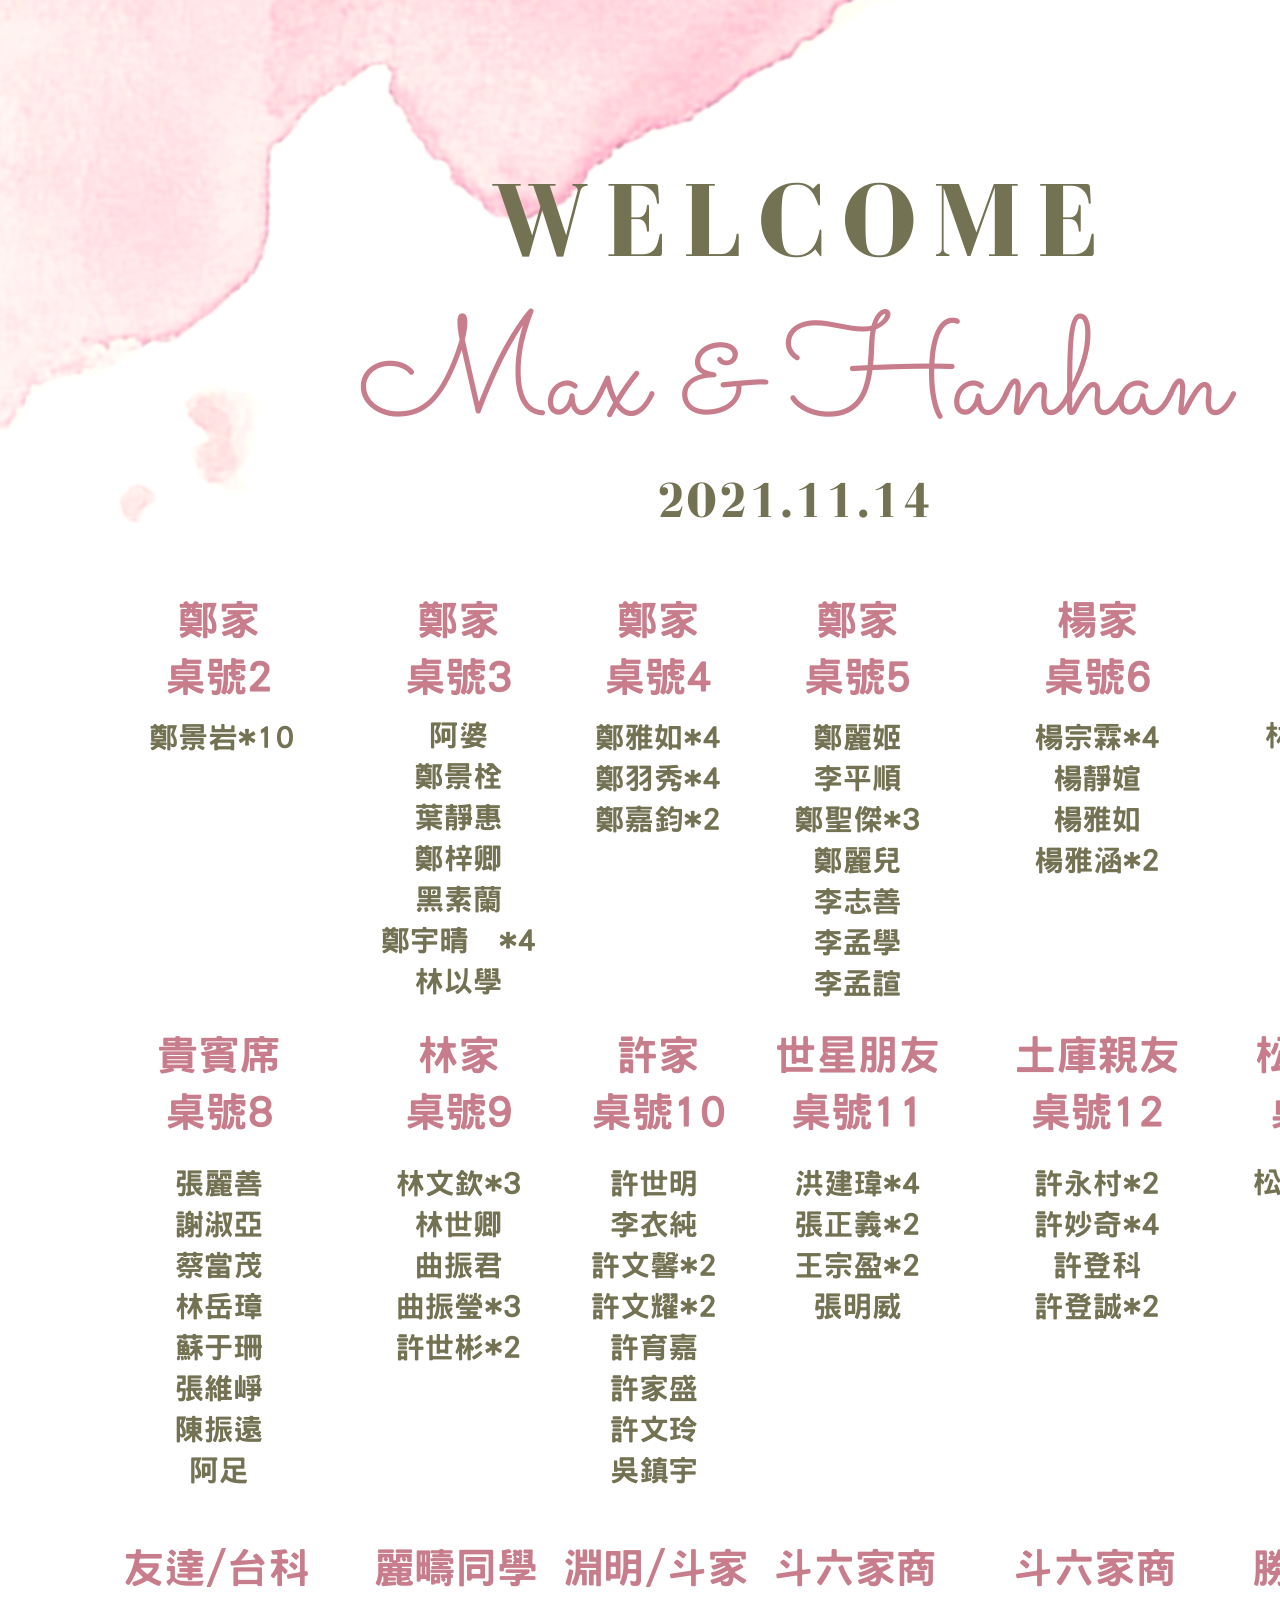
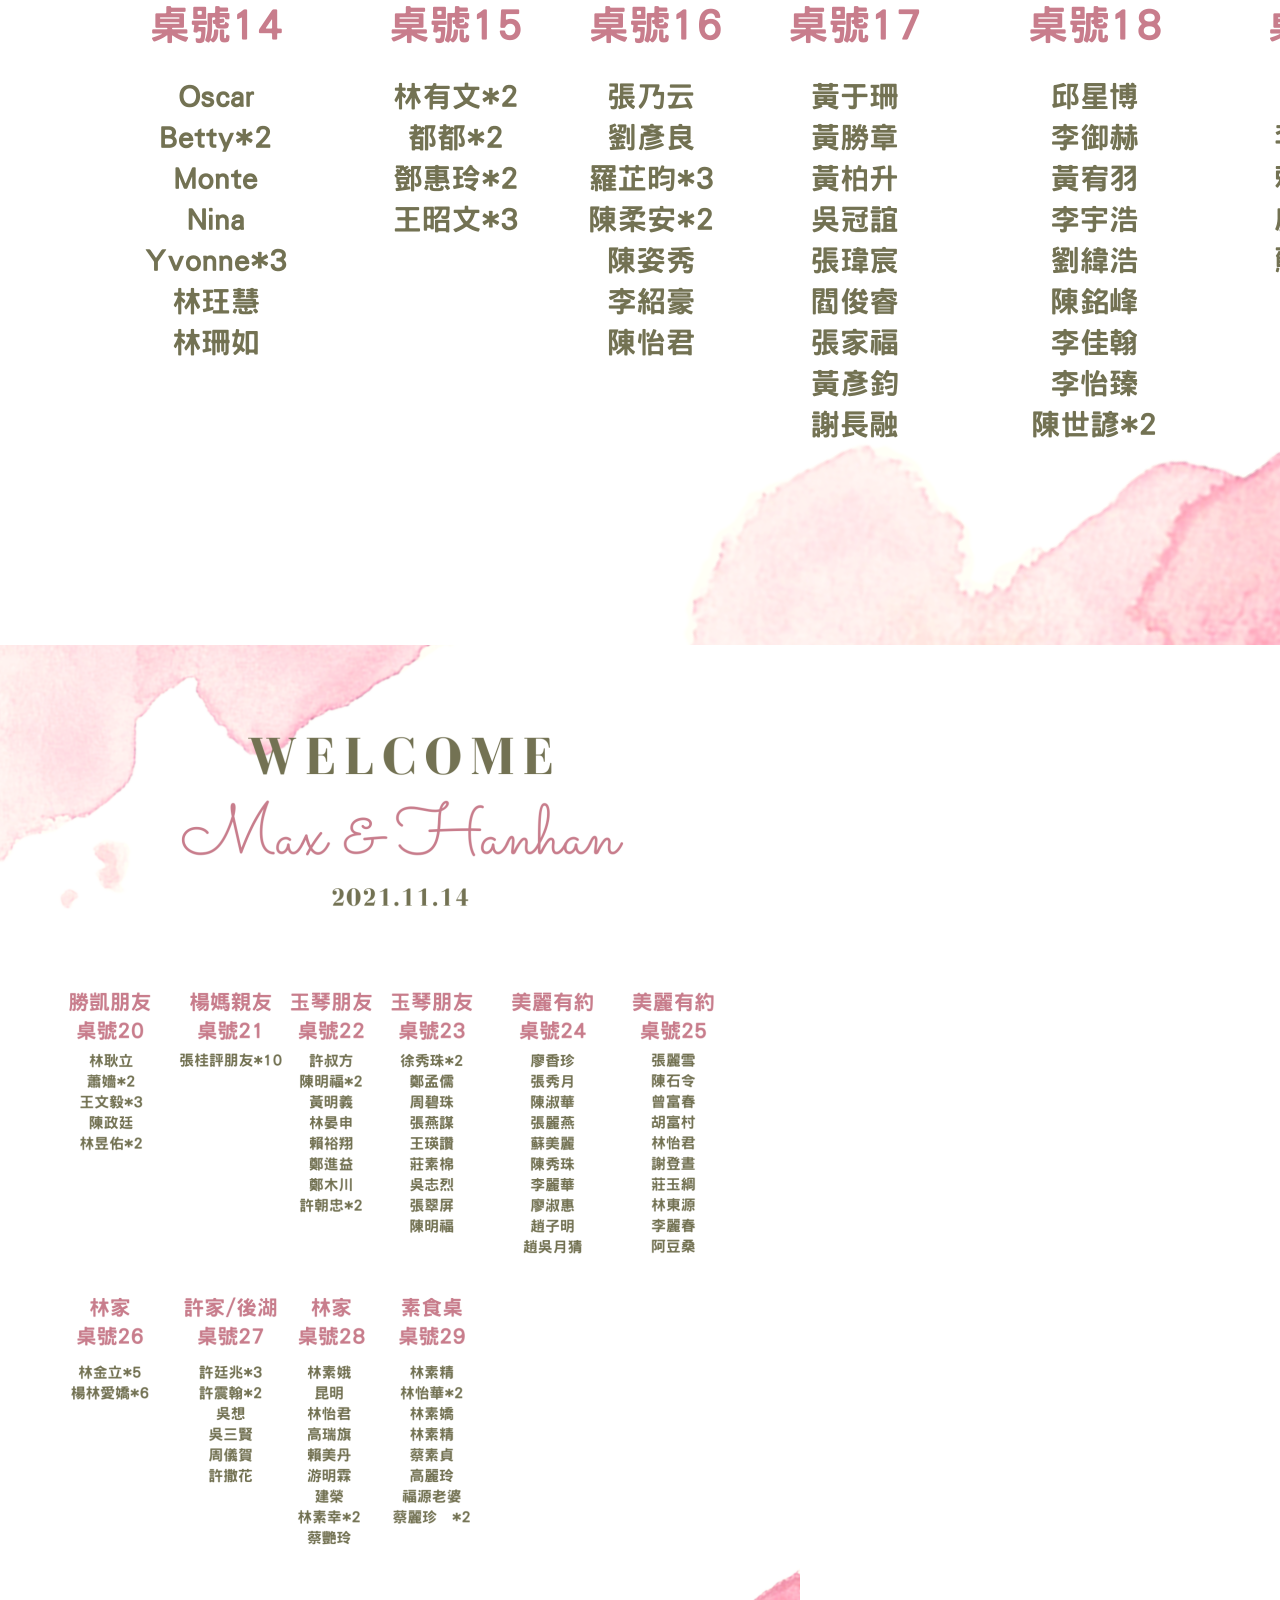
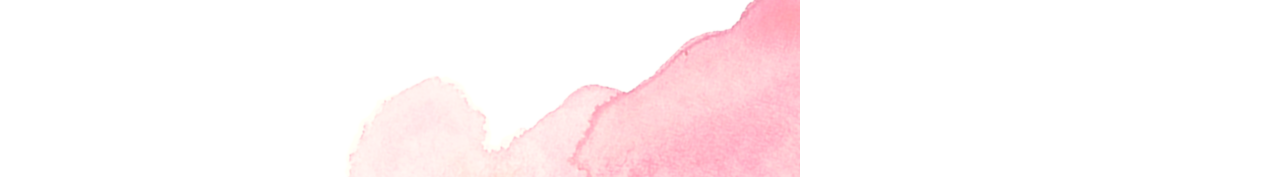
<file: locate.html>
<!doctype html>
<html class="no-js" lang="zxx">

<head>
    <meta charset="utf-8">
    <meta http-equiv="x-ua-compatible" content="ie=edge">
    <title>Weeding</title>
    <meta name="description" content="">
    <meta name="viewport" content="width=device-width, initial-scale=1">

    <!-- <link rel="manifest" href="site.webmanifest"> -->
    <link rel="shortcut icon" type="image/x-icon" href="img/favicon.png">
    <!-- Place favicon.ico in the root directory -->

    <!-- CSS here -->
    <link rel="stylesheet" href="css/bootstrap.min.css">
    <link rel="stylesheet" href="css/owl.carousel.min.css">
    <link rel="stylesheet" href="css/magnific-popup.css">
    <link rel="stylesheet" href="css/font-awesome.min.css">
    <link rel="stylesheet" href="css/themify-icons.css">
    <link rel="stylesheet" href="css/nice-select.css">
    <link rel="stylesheet" href="css/flaticon.css">
    <link rel="stylesheet" href="css/animate.css">
    <link rel="stylesheet" href="css/slicknav.css">
    <link rel="stylesheet" href="css/style.css">
    <!-- <link rel="stylesheet" href="css/responsive.css"> -->
</head>

<body>
   <img src="img/gallery/table1.png">
   <img src="img/gallery/table2.png">
</body>
</html>
</file>
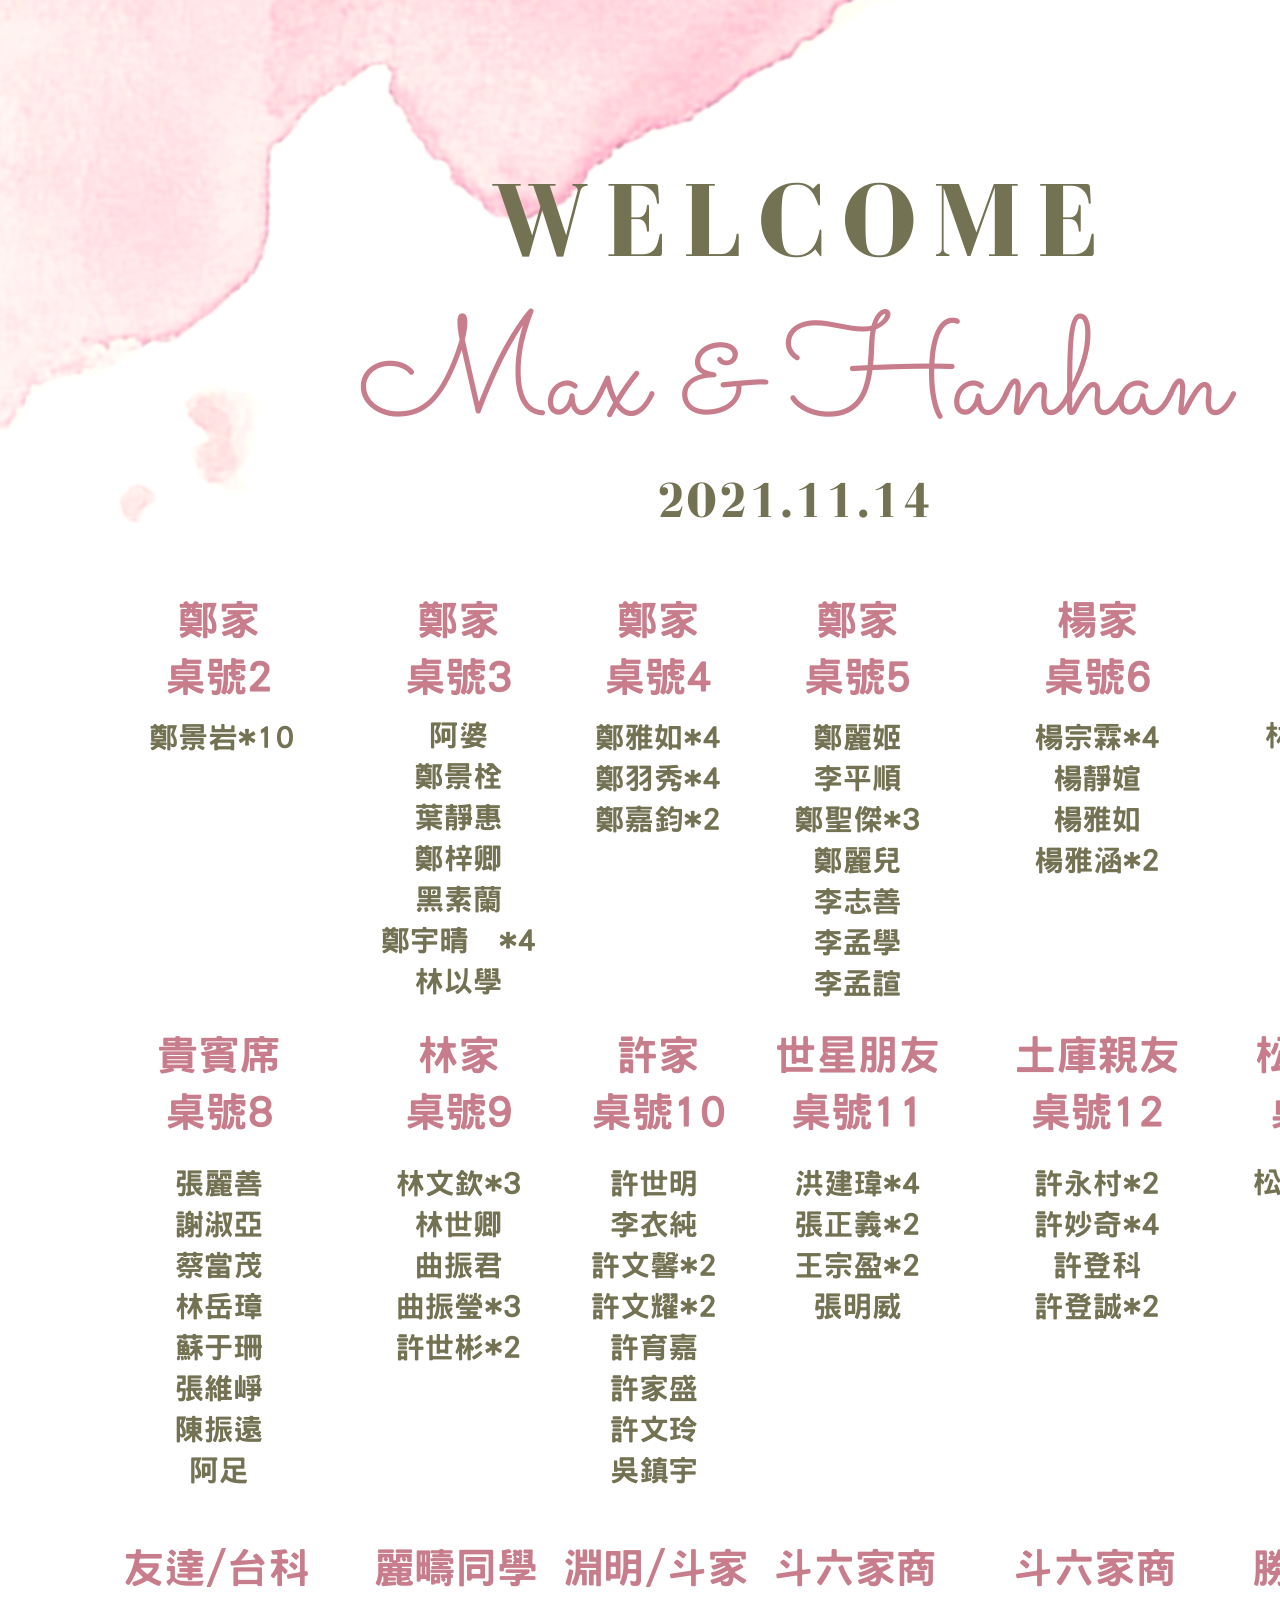
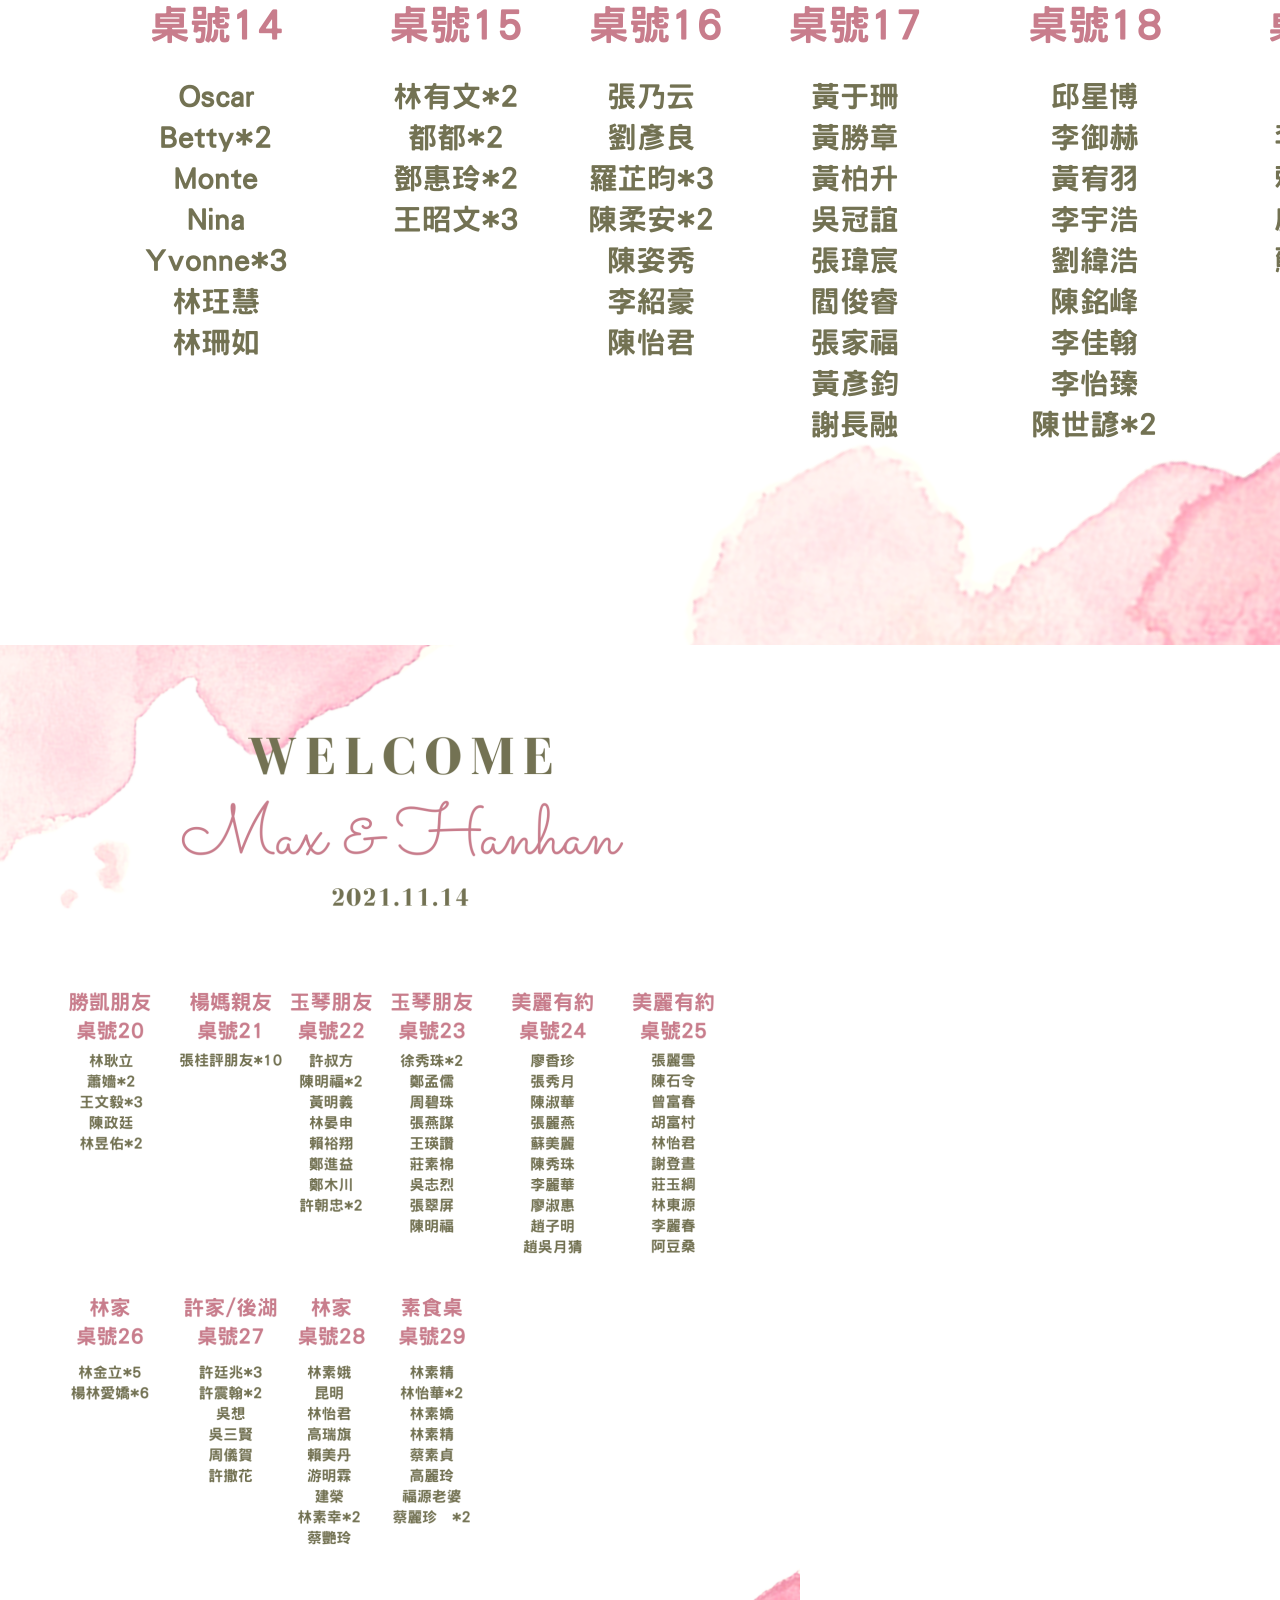
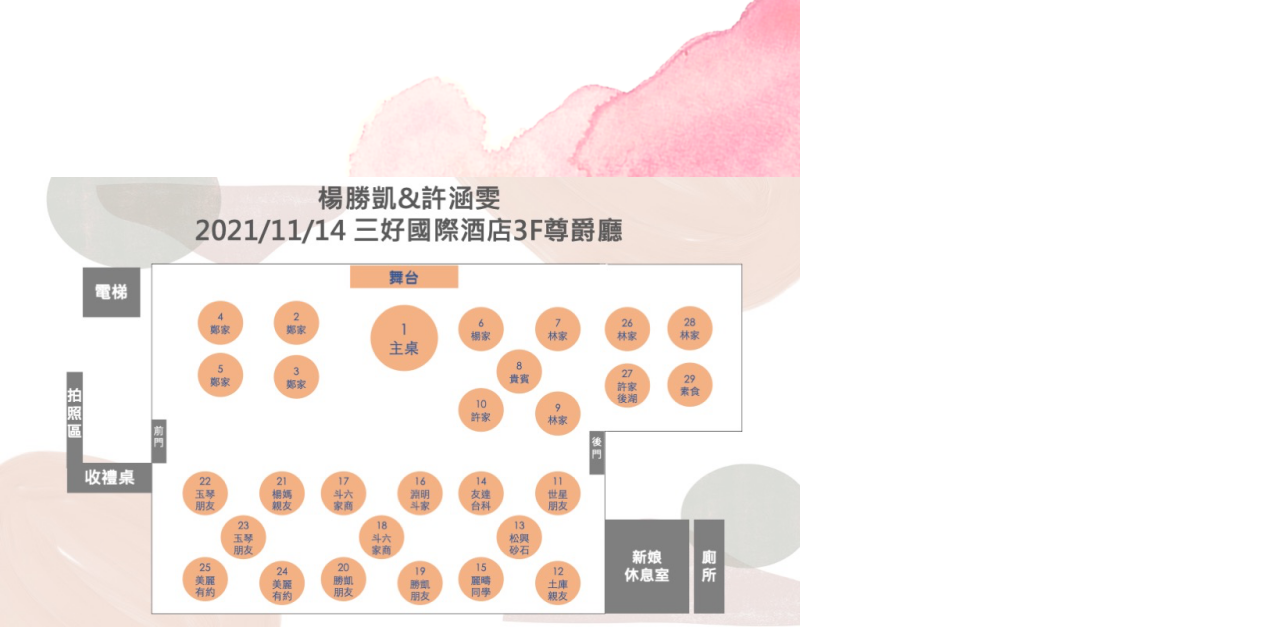
<file: table.html>
<!doctype html>
<html class="no-js" lang="zxx">

<head>
    <meta charset="utf-8">
    <meta http-equiv="x-ua-compatible" content="ie=edge">
    <title>M&H wedding Find your talbe</title>
    <meta name="description" content="">
    <meta name="viewport" content="width=device-width, initial-scale=1">

    <!-- <link rel="manifest" href="site.webmanifest"> -->
    <link rel="shortcut icon" type="image/x-icon" href="img/favicon.png">
    <!-- Place favicon.ico in the root directory -->

    <!-- CSS here -->
    <link rel="stylesheet" href="css/bootstrap.min.css">
    <link rel="stylesheet" href="css/owl.carousel.min.css">
    <link rel="stylesheet" href="css/magnific-popup.css">
    <link rel="stylesheet" href="css/font-awesome.min.css">
    <link rel="stylesheet" href="css/themify-icons.css">
    <link rel="stylesheet" href="css/nice-select.css">
    <link rel="stylesheet" href="css/flaticon.css">
    <link rel="stylesheet" href="css/animate.css">
    <link rel="stylesheet" href="css/slicknav.css">
    <link rel="stylesheet" href="css/style.css">
    <!-- <link rel="stylesheet" href="css/responsive.css"> -->
</head>

<body>
   <img src="img/gallery/table1.png">
   <img src="img/gallery/table2.png">
     <img src="img/gallery/table3.png">
</body>
</html>
</file>
<file: css/themify-icons.css>
@font-face {
	font-family: 'themify';
	src:url('../fonts/themify.eot?-fvbane');
	src:url('../fonts/themify.eot?#iefix-fvbane') format('embedded-opentype'),
		url('../fonts/themify.woff?-fvbane') format('woff'),
		url('../fonts/themify.ttf?-fvbane') format('truetype'),
		url('../fonts/themify.svg?-fvbane#themify') format('svg');
	font-weight: normal;
	font-style: normal;
}

[class^="ti-"], [class*=" ti-"] {
	font-family: 'themify';
	/* speak: none; */
	font-style: normal;
	font-weight: normal;
	font-variant: normal;
	text-transform: none;
	line-height: 1;

	/* Better Font Rendering =========== */
	-webkit-font-smoothing: antialiased;
	-moz-osx-font-smoothing: grayscale;
}

.ti-wand:before {
	content: "\e600";
}
.ti-volume:before {
	content: "\e601";
}
.ti-user:before {
	content: "\e602";
}
.ti-unlock:before {
	content: "\e603";
}
.ti-unlink:before {
	content: "\e604";
}
.ti-trash:before {
	content: "\e605";
}
.ti-thought:before {
	content: "\e606";
}
.ti-target:before {
	content: "\e607";
}
.ti-tag:before {
	content: "\e608";
}
.ti-tablet:before {
	content: "\e609";
}
.ti-star:before {
	content: "\e60a";
}
.ti-spray:before {
	content: "\e60b";
}
.ti-signal:before {
	content: "\e60c";
}
.ti-shopping-cart:before {
	content: "\e60d";
}
.ti-shopping-cart-full:before {
	content: "\e60e";
}
.ti-settings:before {
	content: "\e60f";
}
.ti-search:before {
	content: "\e610";
}
.ti-zoom-in:before {
	content: "\e611";
}
.ti-zoom-out:before {
	content: "\e612";
}
.ti-cut:before {
	content: "\e613";
}
.ti-ruler:before {
	content: "\e614";
}
.ti-ruler-pencil:before {
	content: "\e615";
}
.ti-ruler-alt:before {
	content: "\e616";
}
.ti-bookmark:before {
	content: "\e617";
}
.ti-bookmark-alt:before {
	content: "\e618";
}
.ti-reload:before {
	content: "\e619";
}
.ti-plus:before {
	content: "\e61a";
}
.ti-pin:before {
	content: "\e61b";
}
.ti-pencil:before {
	content: "\e61c";
}
.ti-pencil-alt:before {
	content: "\e61d";
}
.ti-paint-roller:before {
	content: "\e61e";
}
.ti-paint-bucket:before {
	content: "\e61f";
}
.ti-na:before {
	content: "\e620";
}
.ti-mobile:before {
	content: "\e621";
}
.ti-minus:before {
	content: "\e622";
}
.ti-medall:before {
	content: "\e623";
}
.ti-medall-alt:before {
	content: "\e624";
}
.ti-marker:before {
	content: "\e625";
}
.ti-marker-alt:before {
	content: "\e626";
}
.ti-arrow-up:before {
	content: "\e627";
}
.ti-arrow-right:before {
	content: "\e628";
}
.ti-arrow-left:before {
	content: "\e629";
}
.ti-arrow-down:before {
	content: "\e62a";
}
.ti-lock:before {
	content: "\e62b";
}
.ti-location-arrow:before {
	content: "\e62c";
}
.ti-link:before {
	content: "\e62d";
}
.ti-layout:before {
	content: "\e62e";
}
.ti-layers:before {
	content: "\e62f";
}
.ti-layers-alt:before {
	content: "\e630";
}
.ti-key:before {
	content: "\e631";
}
.ti-import:before {
	content: "\e632";
}
.ti-image:before {
	content: "\e633";
}
.ti-heart:before {
	content: "\e634";
}
.ti-heart-broken:before {
	content: "\e635";
}
.ti-hand-stop:before {
	content: "\e636";
}
.ti-hand-open:before {
	content: "\e637";
}
.ti-hand-drag:before {
	content: "\e638";
}
.ti-folder:before {
	content: "\e639";
}
.ti-flag:before {
	content: "\e63a";
}
.ti-flag-alt:before {
	content: "\e63b";
}
.ti-flag-alt-2:before {
	content: "\e63c";
}
.ti-eye:before {
	content: "\e63d";
}
.ti-export:before {
	content: "\e63e";
}
.ti-exchange-vertical:before {
	content: "\e63f";
}
.ti-desktop:before {
	content: "\e640";
}
.ti-cup:before {
	content: "\e641";
}
.ti-crown:before {
	content: "\e642";
}
.ti-comments:before {
	content: "\e643";
}
.ti-comment:before {
	content: "\e644";
}
.ti-comment-alt:before {
	content: "\e645";
}
.ti-close:before {
	content: "\e646";
}
.ti-clip:before {
	content: "\e647";
}
.ti-angle-up:before {
	content: "\e648";
}
.ti-angle-right:before {
	content: "\e649";
}
.ti-angle-left:before {
	content: "\e64a";
}
.ti-angle-down:before {
	content: "\e64b";
}
.ti-check:before {
	content: "\e64c";
}
.ti-check-box:before {
	content: "\e64d";
}
.ti-camera:before {
	content: "\e64e";
}
.ti-announcement:before {
	content: "\e64f";
}
.ti-brush:before {
	content: "\e650";
}
.ti-briefcase:before {
	content: "\e651";
}
.ti-bolt:before {
	content: "\e652";
}
.ti-bolt-alt:before {
	content: "\e653";
}
.ti-blackboard:before {
	content: "\e654";
}
.ti-bag:before {
	content: "\e655";
}
.ti-move:before {
	content: "\e656";
}
.ti-arrows-vertical:before {
	content: "\e657";
}
.ti-arrows-horizontal:before {
	content: "\e658";
}
.ti-fullscreen:before {
	content: "\e659";
}
.ti-arrow-top-right:before {
	content: "\e65a";
}
.ti-arrow-top-left:before {
	content: "\e65b";
}
.ti-arrow-circle-up:before {
	content: "\e65c";
}
.ti-arrow-circle-right:before {
	content: "\e65d";
}
.ti-arrow-circle-left:before {
	content: "\e65e";
}
.ti-arrow-circle-down:before {
	content: "\e65f";
}
.ti-angle-double-up:before {
	content: "\e660";
}
.ti-angle-double-right:before {
	content: "\e661";
}
.ti-angle-double-left:before {
	content: "\e662";
}
.ti-angle-double-down:before {
	content: "\e663";
}
.ti-zip:before {
	content: "\e664";
}
.ti-world:before {
	content: "\e665";
}
.ti-wheelchair:before {
	content: "\e666";
}
.ti-view-list:before {
	content: "\e667";
}
.ti-view-list-alt:before {
	content: "\e668";
}
.ti-view-grid:before {
	content: "\e669";
}
.ti-uppercase:before {
	content: "\e66a";
}
.ti-upload:before {
	content: "\e66b";
}
.ti-underline:before {
	content: "\e66c";
}
.ti-truck:before {
	content: "\e66d";
}
.ti-timer:before {
	content: "\e66e";
}
.ti-ticket:before {
	content: "\e66f";
}
.ti-thumb-up:before {
	content: "\e670";
}
.ti-thumb-down:before {
	content: "\e671";
}
.ti-text:before {
	content: "\e672";
}
.ti-stats-up:before {
	content: "\e673";
}
.ti-stats-down:before {
	content: "\e674";
}
.ti-split-v:before {
	content: "\e675";
}
.ti-split-h:before {
	content: "\e676";
}
.ti-smallcap:before {
	content: "\e677";
}
.ti-shine:before {
	content: "\e678";
}
.ti-shift-right:before {
	content: "\e679";
}
.ti-shift-left:before {
	content: "\e67a";
}
.ti-shield:before {
	content: "\e67b";
}
.ti-notepad:before {
	content: "\e67c";
}
.ti-server:before {
	content: "\e67d";
}
.ti-quote-right:before {
	content: "\e67e";
}
.ti-quote-left:before {
	content: "\e67f";
}
.ti-pulse:before {
	content: "\e680";
}
.ti-printer:before {
	content: "\e681";
}
.ti-power-off:before {
	content: "\e682";
}
.ti-plug:before {
	content: "\e683";
}
.ti-pie-chart:before {
	content: "\e684";
}
.ti-paragraph:before {
	content: "\e685";
}
.ti-panel:before {
	content: "\e686";
}
.ti-package:before {
	content: "\e687";
}
.ti-music:before {
	content: "\e688";
}
.ti-music-alt:before {
	content: "\e689";
}
.ti-mouse:before {
	content: "\e68a";
}
.ti-mouse-alt:before {
	content: "\e68b";
}
.ti-money:before {
	content: "\e68c";
}
.ti-microphone:before {
	content: "\e68d";
}
.ti-menu:before {
	content: "\e68e";
}
.ti-menu-alt:before {
	content: "\e68f";
}
.ti-map:before {
	content: "\e690";
}
.ti-map-alt:before {
	content: "\e691";
}
.ti-loop:before {
	content: "\e692";
}
.ti-location-pin:before {
	content: "\e693";
}
.ti-list:before {
	content: "\e694";
}
.ti-light-bulb:before {
	content: "\e695";
}
.ti-Italic:before {
	content: "\e696";
}
.ti-info:before {
	content: "\e697";
}
.ti-infinite:before {
	content: "\e698";
}
.ti-id-badge:before {
	content: "\e699";
}
.ti-hummer:before {
	content: "\e69a";
}
.ti-home:before {
	content: "\e69b";
}
.ti-help:before {
	content: "\e69c";
}
.ti-headphone:before {
	content: "\e69d";
}
.ti-harddrives:before {
	content: "\e69e";
}
.ti-harddrive:before {
	content: "\e69f";
}
.ti-gift:before {
	content: "\e6a0";
}
.ti-game:before {
	content: "\e6a1";
}
.ti-filter:before {
	content: "\e6a2";
}
.ti-files:before {
	content: "\e6a3";
}
.ti-file:before {
	content: "\e6a4";
}
.ti-eraser:before {
	content: "\e6a5";
}
.ti-envelope:before {
	content: "\e6a6";
}
.ti-download:before {
	content: "\e6a7";
}
.ti-direction:before {
	content: "\e6a8";
}
.ti-direction-alt:before {
	content: "\e6a9";
}
.ti-dashboard:before {
	content: "\e6aa";
}
.ti-control-stop:before {
	content: "\e6ab";
}
.ti-control-shuffle:before {
	content: "\e6ac";
}
.ti-control-play:before {
	content: "\e6ad";
}
.ti-control-pause:before {
	content: "\e6ae";
}
.ti-control-forward:before {
	content: "\e6af";
}
.ti-control-backward:before {
	content: "\e6b0";
}
.ti-cloud:before {
	content: "\e6b1";
}
.ti-cloud-up:before {
	content: "\e6b2";
}
.ti-cloud-down:before {
	content: "\e6b3";
}
.ti-clipboard:before {
	content: "\e6b4";
}
.ti-car:before {
	content: "\e6b5";
}
.ti-calendar:before {
	content: "\e6b6";
}
.ti-book:before {
	content: "\e6b7";
}
.ti-bell:before {
	content: "\e6b8";
}
.ti-basketball:before {
	content: "\e6b9";
}
.ti-bar-chart:before {
	content: "\e6ba";
}
.ti-bar-chart-alt:before {
	content: "\e6bb";
}
.ti-back-right:before {
	content: "\e6bc";
}
.ti-back-left:before {
	content: "\e6bd";
}
.ti-arrows-corner:before {
	content: "\e6be";
}
.ti-archive:before {
	content: "\e6bf";
}
.ti-anchor:before {
	content: "\e6c0";
}
.ti-align-right:before {
	content: "\e6c1";
}
.ti-align-left:before {
	content: "\e6c2";
}
.ti-align-justify:before {
	content: "\e6c3";
}
.ti-align-center:before {
	content: "\e6c4";
}
.ti-alert:before {
	content: "\e6c5";
}
.ti-alarm-clock:before {
	content: "\e6c6";
}
.ti-agenda:before {
	content: "\e6c7";
}
.ti-write:before {
	content: "\e6c8";
}
.ti-window:before {
	content: "\e6c9";
}
.ti-widgetized:before {
	content: "\e6ca";
}
.ti-widget:before {
	content: "\e6cb";
}
.ti-widget-alt:before {
	content: "\e6cc";
}
.ti-wallet:before {
	content: "\e6cd";
}
.ti-video-clapper:before {
	content: "\e6ce";
}
.ti-video-camera:before {
	content: "\e6cf";
}
.ti-vector:before {
	content: "\e6d0";
}
.ti-themify-logo:before {
	content: "\e6d1";
}
.ti-themify-favicon:before {
	content: "\e6d2";
}
.ti-themify-favicon-alt:before {
	content: "\e6d3";
}
.ti-support:before {
	content: "\e6d4";
}
.ti-stamp:before {
	content: "\e6d5";
}
.ti-split-v-alt:before {
	content: "\e6d6";
}
.ti-slice:before {
	content: "\e6d7";
}
.ti-shortcode:before {
	content: "\e6d8";
}
.ti-shift-right-alt:before {
	content: "\e6d9";
}
.ti-shift-left-alt:before {
	content: "\e6da";
}
.ti-ruler-alt-2:before {
	content: "\e6db";
}
.ti-receipt:before {
	content: "\e6dc";
}
.ti-pin2:before {
	content: "\e6dd";
}
.ti-pin-alt:before {
	content: "\e6de";
}
.ti-pencil-alt2:before {
	content: "\e6df";
}
.ti-palette:before {
	content: "\e6e0";
}
.ti-more:before {
	content: "\e6e1";
}
.ti-more-alt:before {
	content: "\e6e2";
}
.ti-microphone-alt:before {
	content: "\e6e3";
}
.ti-magnet:before {
	content: "\e6e4";
}
.ti-line-double:before {
	content: "\e6e5";
}
.ti-line-dotted:before {
	content: "\e6e6";
}
.ti-line-dashed:before {
	content: "\e6e7";
}
.ti-layout-width-full:before {
	content: "\e6e8";
}
.ti-layout-width-default:before {
	content: "\e6e9";
}
.ti-layout-width-default-alt:before {
	content: "\e6ea";
}
.ti-layout-tab:before {
	content: "\e6eb";
}
.ti-layout-tab-window:before {
	content: "\e6ec";
}
.ti-layout-tab-v:before {
	content: "\e6ed";
}
.ti-layout-tab-min:before {
	content: "\e6ee";
}
.ti-layout-slider:before {
	content: "\e6ef";
}
.ti-layout-slider-alt:before {
	content: "\e6f0";
}
.ti-layout-sidebar-right:before {
	content: "\e6f1";
}
.ti-layout-sidebar-none:before {
	content: "\e6f2";
}
.ti-layout-sidebar-left:before {
	content: "\e6f3";
}
.ti-layout-placeholder:before {
	content: "\e6f4";
}
.ti-layout-menu:before {
	content: "\e6f5";
}
.ti-layout-menu-v:before {
	content: "\e6f6";
}
.ti-layout-menu-separated:before {
	content: "\e6f7";
}
.ti-layout-menu-full:before {
	content: "\e6f8";
}
.ti-layout-media-right-alt:before {
	content: "\e6f9";
}
.ti-layout-media-right:before {
	content: "\e6fa";
}
.ti-layout-media-overlay:before {
	content: "\e6fb";
}
.ti-layout-media-overlay-alt:before {
	content: "\e6fc";
}
.ti-layout-media-overlay-alt-2:before {
	content: "\e6fd";
}
.ti-layout-media-left-alt:before {
	content: "\e6fe";
}
.ti-layout-media-left:before {
	content: "\e6ff";
}
.ti-layout-media-center-alt:before {
	content: "\e700";
}
.ti-layout-media-center:before {
	content: "\e701";
}
.ti-layout-list-thumb:before {
	content: "\e702";
}
.ti-layout-list-thumb-alt:before {
	content: "\e703";
}
.ti-layout-list-post:before {
	content: "\e704";
}
.ti-layout-list-large-image:before {
	content: "\e705";
}
.ti-layout-line-solid:before {
	content: "\e706";
}
.ti-layout-grid4:before {
	content: "\e707";
}
.ti-layout-grid3:before {
	content: "\e708";
}
.ti-layout-grid2:before {
	content: "\e709";
}
.ti-layout-grid2-thumb:before {
	content: "\e70a";
}
.ti-layout-cta-right:before {
	content: "\e70b";
}
.ti-layout-cta-left:before {
	content: "\e70c";
}
.ti-layout-cta-center:before {
	content: "\e70d";
}
.ti-layout-cta-btn-right:before {
	content: "\e70e";
}
.ti-layout-cta-btn-left:before {
	content: "\e70f";
}
.ti-layout-column4:before {
	content: "\e710";
}
.ti-layout-column3:before {
	content: "\e711";
}
.ti-layout-column2:before {
	content: "\e712";
}
.ti-layout-accordion-separated:before {
	content: "\e713";
}
.ti-layout-accordion-merged:before {
	content: "\e714";
}
.ti-layout-accordion-list:before {
	content: "\e715";
}
.ti-ink-pen:before {
	content: "\e716";
}
.ti-info-alt:before {
	content: "\e717";
}
.ti-help-alt:before {
	content: "\e718";
}
.ti-headphone-alt:before {
	content: "\e719";
}
.ti-hand-point-up:before {
	content: "\e71a";
}
.ti-hand-point-right:before {
	content: "\e71b";
}
.ti-hand-point-left:before {
	content: "\e71c";
}
.ti-hand-point-down:before {
	content: "\e71d";
}
.ti-gallery:before {
	content: "\e71e";
}
.ti-face-smile:before {
	content: "\e71f";
}
.ti-face-sad:before {
	content: "\e720";
}
.ti-credit-card:before {
	content: "\e721";
}
.ti-control-skip-forward:before {
	content: "\e722";
}
.ti-control-skip-backward:before {
	content: "\e723";
}
.ti-control-record:before {
	content: "\e724";
}
.ti-control-eject:before {
	content: "\e725";
}
.ti-comments-smiley:before {
	content: "\e726";
}
.ti-brush-alt:before {
	content: "\e727";
}
.ti-youtube:before {
	content: "\e728";
}
.ti-vimeo:before {
	content: "\e729";
}
.ti-twitter:before {
	content: "\e72a";
}
.ti-time:before {
	content: "\e72b";
}
.ti-tumblr:before {
	content: "\e72c";
}
.ti-skype:before {
	content: "\e72d";
}
.ti-share:before {
	content: "\e72e";
}
.ti-share-alt:before {
	content: "\e72f";
}
.ti-rocket:before {
	content: "\e730";
}
.ti-pinterest:before {
	content: "\e731";
}
.ti-new-window:before {
	content: "\e732";
}
.ti-microsoft:before {
	content: "\e733";
}
.ti-list-ol:before {
	content: "\e734";
}
.ti-linkedin:before {
	content: "\e735";
}
.ti-layout-sidebar-2:before {
	content: "\e736";
}
.ti-layout-grid4-alt:before {
	content: "\e737";
}
.ti-layout-grid3-alt:before {
	content: "\e738";
}
.ti-layout-grid2-alt:before {
	content: "\e739";
}
.ti-layout-column4-alt:before {
	content: "\e73a";
}
.ti-layout-column3-alt:before {
	content: "\e73b";
}
.ti-layout-column2-alt:before {
	content: "\e73c";
}
.ti-instagram:before {
	content: "\e73d";
}
.ti-google:before {
	content: "\e73e";
}
.ti-github:before {
	content: "\e73f";
}
.ti-flickr:before {
	content: "\e740";
}
.ti-facebook:before {
	content: "\e741";
}
.ti-dropbox:before {
	content: "\e742";
}
.ti-dribbble:before {
	content: "\e743";
}
.ti-apple:before {
	content: "\e744";
}
.ti-android:before {
	content: "\e745";
}
.ti-save:before {
	content: "\e746";
}
.ti-save-alt:before {
	content: "\e747";
}
.ti-yahoo:before {
	content: "\e748";
}
.ti-wordpress:before {
	content: "\e749";
}
.ti-vimeo-alt:before {
	content: "\e74a";
}
.ti-twitter-alt:before {
	content: "\e74b";
}
.ti-tumblr-alt:before {
	content: "\e74c";
}
.ti-trello:before {
	content: "\e74d";
}
.ti-stack-overflow:before {
	content: "\e74e";
}
.ti-soundcloud:before {
	content: "\e74f";
}
.ti-sharethis:before {
	content: "\e750";
}
.ti-sharethis-alt:before {
	content: "\e751";
}
.ti-reddit:before {
	content: "\e752";
}
.ti-pinterest-alt:before {
	content: "\e753";
}
.ti-microsoft-alt:before {
	content: "\e754";
}
.ti-linux:before {
	content: "\e755";
}
.ti-jsfiddle:before {
	content: "\e756";
}
.ti-joomla:before {
	content: "\e757";
}
.ti-html5:before {
	content: "\e758";
}
.ti-flickr-alt:before {
	content: "\e759";
}
.ti-email:before {
	content: "\e75a";
}
.ti-drupal:before {
	content: "\e75b";
}
.ti-dropbox-alt:before {
	content: "\e75c";
}
.ti-css3:before {
	content: "\e75d";
}
.ti-rss:before {
	content: "\e75e";
}
.ti-rss-alt:before {
	content: "\e75f";
}
</file>
<file: css/nice-select.css>
.nice-select {
  -webkit-tap-highlight-color: transparent;
  background-color: #fff;
  border-radius: 5px;
  border: solid 1px #e8e8e8;
  box-sizing: border-box;
  clear: both;
  cursor: pointer;
  display: block;
  float: left;
  font-family: inherit;
  font-size: 14px;
  font-weight: normal;
  height: 42px;
  line-height: 40px;
  outline: none;
  padding-left: 18px;
  padding-right: 30px;
  position: relative;
  text-align: left !important;
  -webkit-transition: all 0.2s ease-in-out;
  transition: all 0.2s ease-in-out;
  -webkit-user-select: none;
     -moz-user-select: none;
      -ms-user-select: none;
          user-select: none;
  white-space: nowrap;
  width: auto; }
  .nice-select:hover {
    border-color: #dbdbdb; }
  .nice-select:active, .nice-select.open, .nice-select:focus {
    border-color: #999; }


  .nice-select.disabled {
    border-color: #ededed;
    color: #999;
    pointer-events: none; }
    .nice-select.disabled:after {
      border-color: #cccccc; }
  .nice-select.wide {
    width: 100%; }
    .nice-select.wide .list {
      left: 0 !important;
      right: 0 !important; }
  .nice-select.right {
    float: right; }
    .nice-select.right .list {
      left: auto;
      right: 0; }
  .nice-select.small {
    font-size: 12px;
    height: 36px;
    line-height: 34px; }
    .nice-select.small:after {
      height: 4px;
      width: 4px; }
    .nice-select.small .option {
      line-height: 34px;
      min-height: 34px; }
  .nice-select .list {
    background-color: #fff;
    border-radius: 5px;
    box-shadow: 0 0 0 1px rgba(68, 68, 68, 0.11);
    box-sizing: border-box;
    margin-top: 4px;
    opacity: 0;
    overflow: hidden;
    padding: 0;
    pointer-events: none;
    position: absolute;
    top: 100%;
    left: 0;
    -webkit-transform-origin: 50% 0;
        -ms-transform-origin: 50% 0;
            transform-origin: 50% 0;
    -webkit-transform: scale(0.75) translateY(-21px);
        -ms-transform: scale(0.75) translateY(-21px);
            transform: scale(0.75) translateY(-21px);
    -webkit-transition: all 0.2s cubic-bezier(0.5, 0, 0, 1.25), opacity 0.15s ease-out;
    transition: all 0.2s cubic-bezier(0.5, 0, 0, 1.25), opacity 0.15s ease-out;
    z-index: 9; }
    .nice-select .list:hover .option:not(:hover) {
      background-color: transparent !important; }
  .nice-select .option {
    cursor: pointer;
    font-weight: 400;
    line-height: 40px;
    list-style: none;
    min-height: 40px;
    outline: none;
    padding-left: 18px;
    padding-right: 29px;
    text-align: left;
    -webkit-transition: all 0.2s;
    transition: all 0.2s; }
    .nice-select .option:hover, .nice-select .option.focus, .nice-select .option.selected.focus {
      background-color: #f6f6f6; }
    .nice-select .option.selected {
      font-weight: bold; }
    .nice-select .option.disabled {
      background-color: transparent;
      color: #999;
      cursor: default; }

.no-csspointerevents .nice-select .list {
  display: none; }

.no-csspointerevents .nice-select.open .list {
  display: block; }





  /* ,,,,,,,,,,,,,,,, */


  .nice-select:after {
    content: "\e64b";
    display: block;
    height: 5px;
    margin-top: -5px;
    pointer-events: none;
    position: absolute;
    right: 30px;
    top: 8px;
    transition: all 0.15s ease-in-out;
    width: 5px;
    font-family: 'themify';
    color: #ddd; }

    .nice-select.open:after {
 }
    .nice-select.open .list {
      opacity: 1;
      pointer-events: auto;
      -webkit-transform: scale(1) translateY(0);
          -ms-transform: scale(1) translateY(0);
              transform: scale(1) translateY(0); }
</file>
<file: css/flaticon.css>
/*
  	Flaticon icon font: Flaticon
  	Creation date: 26/09/2019 05:40
  	*/

@font-face {
  font-family: "Flaticon";
  src: url("../fonts/Flaticon.eot");
  src: url("../fonts/Flaticon.eot?#iefix") format("embedded-opentype"),
       url("../fonts/Flaticon.woff2") format("woff2"),
       url("../fonts/Flaticon.woff") format("woff"),
       url("../fonts/Flaticon.ttf") format("truetype"),
       url("../fonts/Flaticon.svg#Flaticon") format("svg");
  font-weight: normal;
  font-style: normal;
}

@media screen and (-webkit-min-device-pixel-ratio:0) {
  @font-face {
    font-family: "Flaticon";
    src: url("../fonts/Flaticon.svg#Flaticon") format("svg");
  }
}

[class^="flaticon-"]:before, [class*=" flaticon-"]:before,
[class^="flaticon-"]:after, [class*=" flaticon-"]:after {   
  font-family: Flaticon;
font-style: normal;
}

.flaticon-case:before { content: "\f100"; }
.flaticon-courthouse:before { content: "\f101"; }
.flaticon-judge:before { content: "\f102"; }
.flaticon-jury:before { content: "\f103"; }
.flaticon-balance:before { content: "\f104"; }
.flaticon-straight-quotes:before { content: "\f105"; }
</file>
<file: css/style.css>
@import url("https://fonts.googleapis.com/css?family=Muli:300,400,400i,600,600i,700,700i,800,800i,900|Petit+Formal+Script&display=swap");
@import url("https://fonts.googleapis.com/css?family=Muli:300,400,400i,600,600i,700,700i,800,800i,900|Petit+Formal+Script&display=swap");
/* line 1, ../../Arafath/CL/CL september/212. Wedding/HTML/scss/_extend.scss */
#fh5co-header .display-tc,
#fh5co-counter .display-tc,
.fh5co-cover .display-tc {
  display: table-cell !important;
  vertical-align: middle;
}
#fh5co-header .display-tc h1, #fh5co-header .display-tc h2,
#fh5co-counter .display-tc h1,
#fh5co-counter .display-tc h2,
.fh5co-cover .display-tc h1,
.fh5co-cover .display-tc h2 {
  margin: 0;
  padding: 0;
  color: white;
}
#fh5co-header .display-tc h1,
#fh5co-counter .display-tc h1,
.fh5co-cover .display-tc h1 {
  margin-bottom: 0px;
  font-size: 50px;
  line-height: 1.5;
  font-family: "Petit Formal Script", Arial, serif;
}
@media screen and (max-width: 768px) {
  #fh5co-header .display-tc h1,
  #fh5co-counter .display-tc h1,
  .fh5co-cover .display-tc h1 {
    font-size: 40px;
  }
}
@media screen and (max-width: 480px) {
  #fh5co-header .display-tc h1,
  #fh5co-counter .display-tc h1,
  .fh5co-cover .display-tc h1 {
    font-size: 30px;
  }
}
#fh5co-header .display-tc h2,
#fh5co-counter .display-tc h2,
.fh5co-cover .display-tc h2 {
  font-size: 20px;
  line-height: 1.5;
  margin-bottom: 30px;
}
@media screen and (max-width: 480px) {
  #fh5co-header .display-tc h2,
  #fh5co-counter .display-tc h2,
  .fh5co-cover .display-tc h2 {
    font-size: 16px;
  }
}
#fh5co-header .display-tc .btn,
#fh5co-counter .display-tc .btn,
.fh5co-cover .display-tc .btn {
  padding: 15px 20px;
  background: #fff !important;
  color: #F14E95;
  border: none !important;
  font-size: 14px;
  text-transform: uppercase;
}
#fh5co-header .display-tc .btn:hover,
#fh5co-counter .display-tc .btn:hover,
.fh5co-cover .display-tc .btn:hover {
  background: #fff !important;
  -webkit-box-shadow: 0px 14px 30px -15px rgba(0, 0, 0, 0.75) !important;
  -moz-box-shadow: 0px 14px 30px -15px rgba(0, 0, 0, 0.75) !important;
  box-shadow: 0px 14px 30px -15px rgba(0, 0, 0, 0.75) !important;
}


.fh5co-cover {
  height: 900px;
  background-size: cover;
  background-repeat: no-repeat;
  position: relative;
  width: 100%;
}
.fh5co-cover .overlay {
  z-index: 0;
  position: absolute;
  bottom: 0;
  top: 0;
  left: 0;
  right: 0;
  background: rgba(0, 0, 0, 0.5);
}
.fh5co-cover > .fh5co-container {
  position: relative;
  z-index: 10;
}
@media screen and (max-width: 768px) {
  .fh5co-cover {
    height: 600px;
  }
}
.fh5co-cover .display-t,
.fh5co-cover .display-tc {
  height: 900px;
  display: table;
  width: 100%;
}
@media screen and (max-width: 768px) {
  .fh5co-cover .display-t,
  .fh5co-cover .display-tc {
    height: 600px;
  }
}
.fh5co-cover.fh5co-cover-sm {
  height: 600px;
}
@media screen and (max-width: 768px) {
  .fh5co-cover.fh5co-cover-sm {
    height: 400px;
  }
}
.fh5co-cover.fh5co-cover-sm .display-t,
.fh5co-cover.fh5co-cover-sm .display-tc {
  height: 600px;
  display: table;
  width: 100%;
}
@media screen and (max-width: 768px) {
  .fh5co-cover.fh5co-cover-sm .display-t,
  .fh5co-cover.fh5co-cover-sm .display-tc {
    height: 400px;
  }
}


.flex-center-start {
  display: -webkit-box;
  display: -ms-flexbox;
  display: flex;
  -webkit-box-align: center;
  -ms-flex-align: center;
  align-items: center;
  -webkit-box-pack: start;
  -ms-flex-pack: start;
  justify-content: start;
}

/* Normal desktop :1200px. */
/* Normal desktop :992px. */
/* Tablet desktop :768px. */
/* small mobile :320px. */
/* Large Mobile :480px. */
/* 1. Theme default css */
/* line 4, ../../Arafath/CL/CL september/212. Wedding/HTML/scss/theme-default.scss */
body {
  font-family: "Petit Formal Script", cursive;
  font-weight: normal;
  font-style: normal;
  overflow-x: hidden;
}

/* line 15, ../../Arafath/CL/CL september/212. Wedding/HTML/scss/theme-default.scss */
.img {
  max-width: 100%;
  -webkit-transition: 0.3s;
  -moz-transition: 0.3s;
  -o-transition: 0.3s;
  transition: 0.3s;
}

/* line 19, ../../Arafath/CL/CL september/212. Wedding/HTML/scss/theme-default.scss */


a,
.button {
  -webkit-transition: 0.3s;
  -moz-transition: 0.3s;
  -o-transition: 0.3s;
  transition: 0.3s;
}

/* line 23, ../../Arafath/CL/CL september/212. Wedding/HTML/scss/theme-default.scss */
a:focus,
.button:focus, button:focus {
  text-decoration: none;
  outline: none;
}

/* line 28, ../../Arafath/CL/CL september/212. Wedding/HTML/scss/theme-default.scss */
a:focus {
  color: #fff;
  text-decoration: none;
}

/* line 32, ../../Arafath/CL/CL september/212. Wedding/HTML/scss/theme-default.scss */
a:focus,
a:hover,
.portfolio-cat a:hover,
.footer -menu li a:hover {
  text-decoration: none;
}

/* line 39, ../../Arafath/CL/CL september/212. Wedding/HTML/scss/theme-default.scss */
a,
button {
  color: #1F1F1F;
  outline: medium none;
}

/* line 44, ../../Arafath/CL/CL september/212. Wedding/HTML/scss/theme-default.scss */
h1, h2, h3, h4, h5 {
  font-family: "Petit Formal Script", cursive;
  color: #1F1F1F;
}

/* line 48, ../../Arafath/CL/CL september/212. Wedding/HTML/scss/theme-default.scss */
h1 a,
h2 a,
h3 a,
h4 a,
h5 a,
h6 a {
  color: inherit;
}

/* line 57, ../../Arafath/CL/CL september/212. Wedding/HTML/scss/theme-default.scss */
ul {
  margin: 0px;
  padding: 0px;
}

/* line 61, ../../Arafath/CL/CL september/212. Wedding/HTML/scss/theme-default.scss */
li {
  list-style: none;
}

/* line 64, ../../Arafath/CL/CL september/212. Wedding/HTML/scss/theme-default.scss */
p {
  font-size: 16px;
  font-weight: 400;
  line-height: 28px;
  color: #727272;
  margin-bottom: 13px;
  font-family: "Petit Formal Script", cursive;
}

/* line 73, ../../Arafath/CL/CL september/212. Wedding/HTML/scss/theme-default.scss */
label {
  color: #7e7e7e;
  cursor: pointer;
  font-size: 14px;
  font-weight: 400;
}

/* line 79, ../../Arafath/CL/CL september/212. Wedding/HTML/scss/theme-default.scss */
*::-moz-selection {
  background: #444;
  color: #fff;
  text-shadow: none;
}

/* line 84, ../../Arafath/CL/CL september/212. Wedding/HTML/scss/theme-default.scss */
::-moz-selection {
  background: #444;
  color: #fff;
  text-shadow: none;
}

/* line 89, ../../Arafath/CL/CL september/212. Wedding/HTML/scss/theme-default.scss */
::selection {
  background: #444;
  color: #fff;
  text-shadow: none;
}

/* line 94, ../../Arafath/CL/CL september/212. Wedding/HTML/scss/theme-default.scss */
*::-webkit-input-placeholder {
  color: #cccccc;
  font-size: 14px;
  opacity: 1;
}

/* line 99, ../../Arafath/CL/CL september/212. Wedding/HTML/scss/theme-default.scss */
*:-ms-input-placeholder {
  color: #cccccc;
  font-size: 14px;
  opacity: 1;
}

/* line 104, ../../Arafath/CL/CL september/212. Wedding/HTML/scss/theme-default.scss */
*::-ms-input-placeholder {
  color: #cccccc;
  font-size: 14px;
  opacity: 1;
}

/* line 109, ../../Arafath/CL/CL september/212. Wedding/HTML/scss/theme-default.scss */
*::placeholder {
  color: #cccccc;
  font-size: 14px;
  opacity: 1;
}

/* line 115, ../../Arafath/CL/CL september/212. Wedding/HTML/scss/theme-default.scss */
h3 {
  font-size: 24px;
}

/* line 119, ../../Arafath/CL/CL september/212. Wedding/HTML/scss/theme-default.scss */
.mb-65 {
  margin-bottom: 67px;
}

/* line 123, ../../Arafath/CL/CL september/212. Wedding/HTML/scss/theme-default.scss */
.black-bg {
  background: #020c26 !important;
}

/* line 127, ../../Arafath/CL/CL september/212. Wedding/HTML/scss/theme-default.scss */
.white-bg {
  background: #ffffff;
}

/* line 130, ../../Arafath/CL/CL september/212. Wedding/HTML/scss/theme-default.scss */
.gray-bg {
  background: #FFF5F5;
}

/* line 137, ../../Arafath/CL/CL september/212. Wedding/HTML/scss/theme-default.scss */
.bg-img-1 {
  background-image: url(../img/slider/slider-img-1.jpg);
}

/* line 140, ../../Arafath/CL/CL september/212. Wedding/HTML/scss/theme-default.scss */
.bg-img-2 {
  background-image: url(../img/background-img/bg-img-2.jpg);
}

/* line 143, ../../Arafath/CL/CL september/212. Wedding/HTML/scss/theme-default.scss */
.cta-bg-1 {
  background-image: url(../img/background-img/bg-img-3.jpg);
}

/* line 148, ../../Arafath/CL/CL september/212. Wedding/HTML/scss/theme-default.scss */
.overlay {
  position: relative;
  z-index: 0;
}

/* line 152, ../../Arafath/CL/CL september/212. Wedding/HTML/scss/theme-default.scss */
.overlay::before {
  position: absolute;
  content: "";
  background-color: #020c26;
  top: 0;
  left: 0;
  width: 100%;
  height: 100%;
  z-index: -1;
  opacity: 0.851;
}

/* line 164, ../../Arafath/CL/CL september/212. Wedding/HTML/scss/theme-default.scss */
.overlay2 {
  position: relative;
  z-index: 0;
}

/* line 168, ../../Arafath/CL/CL september/212. Wedding/HTML/scss/theme-default.scss */
.overlay2::before {
  position: absolute;
  content: "";
  background-color: #fff;
  top: 0;
  left: 0;
  width: 100%;
  height: 100%;
  z-index: -1;
  opacity: 0.2;
}

/* line 181, ../../Arafath/CL/CL september/212. Wedding/HTML/scss/theme-default.scss */
.overlay3 {
  position: relative;
  z-index: 0;
}

/* line 185, ../../Arafath/CL/CL september/212. Wedding/HTML/scss/theme-default.scss */
.overlay3::before {
  position: absolute;
  content: "";
  background-color: #fff;
  top: 0;
  left: 0;
  width: 100%;
  height: 100%;
  z-index: -1;
  opacity: 0.1;
}

/* line 196, ../../Arafath/CL/CL september/212. Wedding/HTML/scss/theme-default.scss */
.section-padding {
  padding-top: 120px;
  padding-bottom: 120px;
}

/* line 200, ../../Arafath/CL/CL september/212. Wedding/HTML/scss/theme-default.scss */
.pt-120 {
  padding-top: 120px;
}

/* button style */
/* line 206, ../../Arafath/CL/CL september/212. Wedding/HTML/scss/theme-default.scss */
.owl-carousel .owl-nav div {
  background: transparent;
  height: 40px;
  left: 0px;
  line-height: 40px;
  position: absolute;
  text-align: center;
  top: 50%;
  -webkit-transform: translateY(-50%);
  -ms-transform: translateY(-50%);
  transform: translateY(-50%);
  -webkit-transition: all 0.3s ease 0s;
  -o-transition: all 0.3s ease 0s;
  transition: all 0.3s ease 0s;
  font-size: 25px;
  color: #fff;
  background: transparent;
  border-radius: 10px;
  width: 40px;
  border: 1px solid #5D5C5C;
}

/* line 231, ../../Arafath/CL/CL september/212. Wedding/HTML/scss/theme-default.scss */
.owl-carousel .owl-nav div.owl-next {
  left: auto;
  right: 0;
}

/* line 236, ../../Arafath/CL/CL september/212. Wedding/HTML/scss/theme-default.scss */
.owl-carousel .owl-nav div.owl-next i {
  position: relative;
  right: -1px;
  top: -2px;
}

/* line 243, ../../Arafath/CL/CL september/212. Wedding/HTML/scss/theme-default.scss */
.owl-carousel .owl-nav div.owl-prev i {
  position: relative;
  right: 1px;
  top: -2px;
}

/* line 253, ../../Arafath/CL/CL september/212. Wedding/HTML/scss/theme-default.scss */
.owl-carousel:hover .owl-nav div {
  opacity: 1;
  visibility: visible;
}

/* line 256, ../../Arafath/CL/CL september/212. Wedding/HTML/scss/theme-default.scss */
.owl-carousel:hover .owl-nav div:hover {
  color: #000;
  background: #fff;
  border: 1px solid #fff;
}

/* line 1, ../../Arafath/CL/CL september/212. Wedding/HTML/scss/_btn.scss */
.boxed-btn {
  background: #fff;
  color: #000;
  display: inline-block;
  padding: 18px 44px;
  font-family: "Muli", sans-serif;
  font-size: 14px;
  font-weight: 400;
  border: 0;
  border: 1px solid #000;
  letter-spacing: 3px;
  text-align: center;
  color: #000 !important;
  text-transform: uppercase;
}

/* line 16, ../../Arafath/CL/CL september/212. Wedding/HTML/scss/_btn.scss */
.boxed-btn:hover {
  background: #000;
  color: #fff !important;
  border: 1px solid #000;
}

/* line 21, ../../Arafath/CL/CL september/212. Wedding/HTML/scss/_btn.scss */
.boxed-btn:focus {
  outline: none;
}

/* line 24, ../../Arafath/CL/CL september/212. Wedding/HTML/scss/_btn.scss */
.boxed-btn.large-width {
  width: 220px;
}

/* line 28, ../../Arafath/CL/CL september/212. Wedding/HTML/scss/_btn.scss */
.boxed-btn2 {
  background: #000;
  color: #fff;
  display: inline-block;
  padding: 17px 50px 16px 50px;
  font-family: "Muli", sans-serif;
  font-size: 16px;
  font-weight: 400;
  border: 0;
  text-transform: capitalize;
  color: #fff;
}

/* line 39, ../../Arafath/CL/CL september/212. Wedding/HTML/scss/_btn.scss */
.boxed-btn2:hover {
  background: #fff;
}

/* line 42, ../../Arafath/CL/CL september/212. Wedding/HTML/scss/_btn.scss */
.boxed-btn2:focus {
  outline: none;
}

/* line 46, ../../Arafath/CL/CL september/212. Wedding/HTML/scss/_btn.scss */
.boxed_btn3 {
 text-align:center;
 width:20px;
 height:20px;
 /*background: #C78665; */
 color: #C78665;
 margin:0 auto;
 /*display: inline-block;*/
}

/* line 54, ../../Arafath/CL/CL september/212. Wedding/HTML/scss/_btn.scss 
.boxed_btn3:hover {
  background: #FAF0F0;
  color: #C78665;
}*/

@media (min-width: 768px) and (max-width: 991px) {
  /* line 46, ../../Arafath/CL/CL september/212. Wedding/HTML/scss/_btn.scss */
  .boxed_btn3 {
    padding: 9px 16px;
  }
}

/* line 63, ../../Arafath/CL/CL september/212. Wedding/HTML/scss/_btn.scss */
.boxed-btn4 {
  background: transparent;
  color: #F2C64D;
  display: inline-block;
  padding: 15px 44px;
  font-family: "Muli", sans-serif;
  font-size: 16px;
  font-weight: 600;
  border: 0;
  border: 1px solid #F2C64D;
  text-align: center;
  text-transform: capitalize;
}

/* line 76, ../../Arafath/CL/CL september/212. Wedding/HTML/scss/_btn.scss */
.boxed-btn4:hover {
  background: #F2C64D;
  color: #fff !important;
  border: 1px solid transparent;
}

/* line 81, ../../Arafath/CL/CL september/212. Wedding/HTML/scss/_btn.scss */
.boxed-btn4:focus {
  outline: none;
}

/* line 84, ../../Arafath/CL/CL september/212. Wedding/HTML/scss/_btn.scss */
.boxed-btn4.large-width {
  width: 220px;
}

/* line 89, ../../Arafath/CL/CL september/212. Wedding/HTML/scss/_btn.scss */
.boxed-btn5 {
  background: #F2C64D;
  color: #fff;
  display: inline-block;
  padding: 15px 44px;
  font-family: "Petit Formal Script", cursive;
  font-size: 16px;
  font-weight: 600;
  border: 0;
  border: 1px solid #F2C64D;
  text-align: center;
  text-transform: capitalize;
}

/* line 102, ../../Arafath/CL/CL september/212. Wedding/HTML/scss/_btn.scss */
.boxed-btn5:hover {
  background: #fff;
  color: #F2C64D !important;
  border: 1px solid #F2C64D;
}

/* line 107, ../../Arafath/CL/CL september/212. Wedding/HTML/scss/_btn.scss */
.boxed-btn5:focus {
  outline: none;
}

/* line 110, ../../Arafath/CL/CL september/212. Wedding/HTML/scss/_btn.scss */
.boxed-btn5.large-width {
  width: 220px;
}

/* line 1, ../../Arafath/CL/CL september/212. Wedding/HTML/scss/_section_title.scss */
.section_title {
  margin-bottom: 62px;
}

@media (max-width: 767px) {
  /* line 1, ../../Arafath/CL/CL september/212. Wedding/HTML/scss/_section_title.scss */
  .section_title {
    margin-bottom: 25px;
  }
}

/* line 9, ../../Arafath/CL/CL september/212. Wedding/HTML/scss/_section_title.scss */
.section_title span {
  font-size: 18px;
  font-weight: 400;
  font-family: "Muli", sans-serif;
  color: #C78665;
  display: block;
  margin-top: 20px;
  margin-bottom: 10px;
}

/* line 18, ../../Arafath/CL/CL september/212. Wedding/HTML/scss/_section_title.scss */
.section_title h3 {
  font-size: 36px;
  font-family: "Muli", sans-serif;
  font-weight: 400;
  text-transform: uppercase;
  margin-top: 20px;
}

@media (max-width: 767px) {
  /* line 18, ../../Arafath/CL/CL september/212. Wedding/HTML/scss/_section_title.scss */
  .section_title h3 {
    font-size: 25px;
  }
}

/* line 30, ../../Arafath/CL/CL september/212. Wedding/HTML/scss/_section_title.scss */
.mb-95 {
  margin-bottom: 95px;
}

@media (max-width: 767px) {
  /* line 30, ../../Arafath/CL/CL september/212. Wedding/HTML/scss/_section_title.scss */
  .mb-95 {
    margin-bottom: 30px;
  }
}

/* line 37, ../../Arafath/CL/CL september/212. Wedding/HTML/scss/_section_title.scss */
.mb-80 {
  margin-bottom: 80px;
}

@media (max-width: 767px) {
  /* line 37, ../../Arafath/CL/CL september/212. Wedding/HTML/scss/_section_title.scss */
  .mb-80 {
    margin-bottom: 30px;
  }
}

/* line 43, ../../Arafath/CL/CL september/212. Wedding/HTML/scss/_section_title.scss */
.mb-60 {
  margin-bottom: 60px;
}

@media (max-width: 767px) {
  /* line 43, ../../Arafath/CL/CL september/212. Wedding/HTML/scss/_section_title.scss */
  .mb-60 {
    margin-bottom: 30px;
  }
}

/* line 49, ../../Arafath/CL/CL september/212. Wedding/HTML/scss/_section_title.scss */
.mb-20 {
  margin-bottom: 20px;
}

/* line 52, ../../Arafath/CL/CL september/212. Wedding/HTML/scss/_section_title.scss */
.mb-60 {
  margin-bottom: 60px;
}

@media (max-width: 767px) {
  /* line 4, ../../Arafath/CL/CL september/212. Wedding/HTML/scss/_slick-nav.scss */
  .mobile_menu {
    position: absolute;
    right: 0px;
    width: 100%;
    z-index: 9;
  }
}

/* line 13, ../../Arafath/CL/CL september/212. Wedding/HTML/scss/_slick-nav.scss */
.slicknav_menu .slicknav_nav {
  background: #fff;
  float: right;
  margin-top: 0;
  padding: 0;
  width: 95%;
  padding: 0;
  border-radius: 0px;
  margin-top: 5px;
  position: absolute;
  left: 0;
  right: 0;
  margin: auto;
  top: 0px;
}

/* line 28, ../../Arafath/CL/CL september/212. Wedding/HTML/scss/_slick-nav.scss */
.slicknav_menu .slicknav_nav a:hover {
  background: transparent;
  color: #F2C64D;
}

/* line 32, ../../Arafath/CL/CL september/212. Wedding/HTML/scss/_slick-nav.scss */
.slicknav_menu .slicknav_nav a.active {
  color: #F2C64D;
}

@media (max-width: 767px) {
  /* line 35, ../../Arafath/CL/CL september/212. Wedding/HTML/scss/_slick-nav.scss */
  .slicknav_menu .slicknav_nav a i {
    display: none;
  }
}

@media (min-width: 768px) and (max-width: 991px) {
  /* line 35, ../../Arafath/CL/CL september/212. Wedding/HTML/scss/_slick-nav.scss */
  .slicknav_menu .slicknav_nav a i {
    display: none;
  }
}

/* line 44, ../../Arafath/CL/CL september/212. Wedding/HTML/scss/_slick-nav.scss */
.slicknav_menu .slicknav_nav .slicknav_btn {
  background-color: transparent;
  cursor: pointer;
  margin-bottom: 10px;
  margin-top: -40px;
  position: relative;
  z-index: 99;
  border: 1px solid #ddd;
  top: 3px;
  right: 5px;
  top: -32px;
}

/* line 55, ../../Arafath/CL/CL september/212. Wedding/HTML/scss/_slick-nav.scss */
.slicknav_menu .slicknav_nav .slicknav_btn .slicknav_icon {
  margin-right: 6px;
  margin-top: 3px;
  position: relative;
  padding-bottom: 3px;
  top: -11px;
  right: -5px;
}

@media (max-width: 767px) {
  /* line 12, ../../Arafath/CL/CL september/212. Wedding/HTML/scss/_slick-nav.scss */
  .slicknav_menu {
    margin-right: 12px;
  }
}

/* line 72, ../../Arafath/CL/CL september/212. Wedding/HTML/scss/_slick-nav.scss */
.slicknav_nav .slicknav_arrow {
  float: right;
  font-size: 22px;
  position: relative;
  top: -9px;
}

/* line 78, ../../Arafath/CL/CL september/212. Wedding/HTML/scss/_slick-nav.scss */
.slicknav_btn {
  background-color: transparent;
  cursor: pointer;
  margin-bottom: 10px;
  position: relative;
  z-index: 99;
  border: none;
  border-radius: 3px;
  top: 5px;
  padding: 5px;
  right: 5px;
  margin-top: -5px;
  top: -31px;
}

/* line 92, ../../Arafath/CL/CL september/212. Wedding/HTML/scss/_slick-nav.scss */
.slicknav_btn {
  background-color: transparent;
  cursor: pointer;
  margin-bottom: 10px;
  position: relative;
  z-index: 99;
  border: none;
  border-radius: 3px;
  top: 5px;
  padding: 5px;
  right: 0;
  margin-top: -5px;
  top: -32px;
}

/* line 106, ../../Arafath/CL/CL september/212. Wedding/HTML/scss/_slick-nav.scss */
.slicknav_icon-bar {
  background: #000 !important;
}

/* line 1, ../../Arafath/CL/CL september/212. Wedding/HTML/scss/_header.scss */
.header-area {
  left: 0;
  right: 0;
  top: 0;
  background: transparent;
  z-index: 999;
  background: #fff;
}

/* line 9, ../../Arafath/CL/CL september/212. Wedding/HTML/scss/_header.scss */
.header-area .main-header-area {
  padding: 0 50px;
}

@media (max-width: 767px) {
  /* line 9, ../../Arafath/CL/CL september/212. Wedding/HTML/scss/_header.scss */
  .header-area .main-header-area {
    padding: 10px 0;
  }
}

@media (min-width: 768px) and (max-width: 991px) {
  /* line 9, ../../Arafath/CL/CL september/212. Wedding/HTML/scss/_header.scss */
  .header-area .main-header-area {
    padding: 10px 0;
  }
}

@media (min-width: 992px) and (max-width: 1200px) {
  /* line 9, ../../Arafath/CL/CL september/212. Wedding/HTML/scss/_header.scss */
  .header-area .main-header-area {
    padding: 0 50px;
  }
}

@media (min-width: 1200px) and (max-width: 1500px) {
  /* line 9, ../../Arafath/CL/CL september/212. Wedding/HTML/scss/_header.scss */
  .header-area .main-header-area {
    padding: 0 50px;
  }
}

@media (max-width: 767px) {
  /* line 30, ../../Arafath/CL/CL september/212. Wedding/HTML/scss/_header.scss */
  .header-area .main-header-area .logo-img img {
    width: 120px;
  }
}

@media (min-width: 768px) and (max-width: 991px) {
  /* line 30, ../../Arafath/CL/CL september/212. Wedding/HTML/scss/_header.scss */
  .header-area .main-header-area .logo-img img {
    width: 120px;
  }
}

/* line 40, ../../Arafath/CL/CL september/212. Wedding/HTML/scss/_header.scss */
.header-area .main-header-area .main-menu {
  text-align: right;
}

/* line 43, ../../Arafath/CL/CL september/212. Wedding/HTML/scss/_header.scss */
.header-area .main-header-area .main-menu ul li {
  display: inline-block;
  position: relative;
}

/* line 46, ../../Arafath/CL/CL september/212. Wedding/HTML/scss/_header.scss */
.header-area .main-header-area .main-menu ul li a {
  color: #727272;
  font-size: 15px;
  text-transform: capitalize;
  font-weight: 400;
  display: inline-block;
  padding: 38px 23px 38px 23px;
  font-family: "Muli", sans-serif;
  position: relative;
}

@media (min-width: 992px) and (max-width: 1200px) {
  /* line 46, ../../Arafath/CL/CL september/212. Wedding/HTML/scss/_header.scss */
  .header-area .main-header-area .main-menu ul li a {
    padding: 35px 8px 35px 8px;
    font-size: 15px;
  }
}

@media (min-width: 1200px) and (max-width: 1500px) {
  /* line 46, ../../Arafath/CL/CL september/212. Wedding/HTML/scss/_header.scss */
  .header-area .main-header-area .main-menu ul li a {
    padding: 38px 18px 38px 18px;
  }
}

/* line 64, ../../Arafath/CL/CL september/212. Wedding/HTML/scss/_header.scss */
.header-area .main-header-area .main-menu ul li a i {
  font-size: 9px;
}

@media (max-width: 767px) {
  /* line 64, ../../Arafath/CL/CL september/212. Wedding/HTML/scss/_header.scss */
  .header-area .main-header-area .main-menu ul li a i {
    display: none !important;
  }
}

@media (min-width: 768px) and (max-width: 991px) {
  /* line 64, ../../Arafath/CL/CL september/212. Wedding/HTML/scss/_header.scss */
  .header-area .main-header-area .main-menu ul li a i {
    display: none !important;
  }
}

/* line 76, ../../Arafath/CL/CL september/212. Wedding/HTML/scss/_header.scss */
.header-area .main-header-area .main-menu ul li a::before {
  position: absolute;
  content: "";
  background: #C78665;
  width: 100%;
  height: 2px;
  bottom: 0;
  left: 0;
  opacity: 0;
  transform: scaleX(0);
  -webkit-transition: 0.3s;
  -moz-transition: 0.3s;
  -o-transition: 0.3s;
  transition: 0.3s;
}

/* line 88, ../../Arafath/CL/CL september/212. Wedding/HTML/scss/_header.scss */
.header-area .main-header-area .main-menu ul li a:hover::before {
  opacity: 1;
  transform: scaleX(1);
}

/* line 93, ../../Arafath/CL/CL september/212. Wedding/HTML/scss/_header.scss */
.header-area .main-header-area .main-menu ul li a.active::before {
  opacity: 1;
  transform: scaleX(1);
}

/* line 102, ../../Arafath/CL/CL september/212. Wedding/HTML/scss/_header.scss */
.header-area .main-header-area .main-menu ul li .submenu {
  position: absolute;
  left: 0;
  top: 140%;
  background: #fff;
  width: 200px;
  z-index: 2;
  box-shadow: 0 0 10px rgba(0, 0, 0, 0.02);
  opacity: 0;
  visibility: hidden;
  text-align: left;
  -webkit-transition: 0.6s;
  -moz-transition: 0.6s;
  -o-transition: 0.6s;
  transition: 0.6s;
  z-index: 9;
}

/* line 115, ../../Arafath/CL/CL september/212. Wedding/HTML/scss/_header.scss */
.header-area .main-header-area .main-menu ul li .submenu li {
  display: block;
}

/* line 117, ../../Arafath/CL/CL september/212. Wedding/HTML/scss/_header.scss */
.header-area .main-header-area .main-menu ul li .submenu li a {
  padding: 10px 15px;
  position: inherit;
  -webkit-transition: 0.3s;
  -moz-transition: 0.3s;
  -o-transition: 0.3s;
  transition: 0.3s;
  display: block;
  color: #727272;
}

/* line 123, ../../Arafath/CL/CL september/212. Wedding/HTML/scss/_header.scss */
.header-area .main-header-area .main-menu ul li .submenu li a::before {
  display: none;
}

/* line 127, ../../Arafath/CL/CL september/212. Wedding/HTML/scss/_header.scss */
.header-area .main-header-area .main-menu ul li .submenu li:hover a {
  color: #C78665;
}

/* line 132, ../../Arafath/CL/CL september/212. Wedding/HTML/scss/_header.scss */
.header-area .main-header-area .main-menu ul li:hover > .submenu {
  opacity: 1;
  visibility: visible;
  top: 100%;
}

/* line 137, ../../Arafath/CL/CL september/212. Wedding/HTML/scss/_header.scss */
.header-area .main-header-area .main-menu ul li:hover > a::before {
  opacity: 1;
  transform: scaleX(1);
}

/* line 144, ../../Arafath/CL/CL september/212. Wedding/HTML/scss/_header.scss */
.header-area .main-header-area.sticky {
  box-shadow: 0px 3px 16px 0px rgba(0, 0, 0, 0.1);
  position: fixed;
  width: 100%;
  top: -70px;
  left: 0;
  right: 0;
  z-index: 99;
  transform: translateY(70px);
  transition: transform 500ms ease, background 500ms ease;
  -webkit-transition: transform 500ms ease, background 500ms ease;
  box-shadow: 0px 3px 16px 0px rgba(0, 0, 0, 0.1);
  background: #fff;
}

@media (max-width: 767px) {
  /* line 144, ../../Arafath/CL/CL september/212. Wedding/HTML/scss/_header.scss */
  .header-area .main-header-area.sticky {
    padding: 10px 0;
  }
}

@media (min-width: 768px) and (max-width: 991px) {
  /* line 144, ../../Arafath/CL/CL september/212. Wedding/HTML/scss/_header.scss */
  .header-area .main-header-area.sticky {
    padding: 10px 0;
  }
}

/* line 170, ../../Arafath/CL/CL september/212. Wedding/HTML/scss/_header.scss */
.header-area .main-header-area.sticky .main-menu {
  padding: 0;
}

/* line 174, ../../Arafath/CL/CL september/212. Wedding/HTML/scss/_header.scss */
.header-area .main-header-area.sticky .main-menu ul li a {
  padding: 35px 18px 35px 18px;
}

@media (min-width: 992px) and (max-width: 1200px) {
  /* line 174, ../../Arafath/CL/CL september/212. Wedding/HTML/scss/_header.scss */
  .header-area .main-header-area.sticky .main-menu ul li a {
    padding: 35px 8px 35px 8px;
  }
}

@media (min-width: 1200px) and (max-width: 1500px) {
  /* line 174, ../../Arafath/CL/CL september/212. Wedding/HTML/scss/_header.scss */
  .header-area .main-header-area.sticky .main-menu ul li a {
    padding: 35px 8px 35px 8px;
  }
}

/* line 192, ../../Arafath/CL/CL september/212. Wedding/HTML/scss/_header.scss */
.header-area .social_media_links {
  text-align: right;
}

/* line 195, ../../Arafath/CL/CL september/212. Wedding/HTML/scss/_header.scss */
.header-area .social_media_links ul li {
  display: inline-block;
}

/* line 197, ../../Arafath/CL/CL september/212. Wedding/HTML/scss/_header.scss */
.header-area .social_media_links ul li a {
  background: #171717;
  color: #8B8B8B;
  width: 40px;
  height: 40px;
  -webkit-border-radius: 50%;
  -moz-border-radius: 50%;
  border-radius: 50%;
  display: inline-block;
  text-align: center;
  line-height: 40px;
  margin: 0 3px;
  font-size: 17px;
}

/* line 208, ../../Arafath/CL/CL september/212. Wedding/HTML/scss/_header.scss */
.header-area .social_media_links ul li a:hover {
  color: #C78665;
}

/* line 1, ../../Arafath/CL/CL september/212. Wedding/HTML/scss/_slider.scss */
.slider_bg_1 {
  background-image: url(../img/banner/banner.png);
}

/* line 4, ../../Arafath/CL/CL september/212. Wedding/HTML/scss/_slider.scss */
.slider_bg_2 {
  background-image: url(../img/banner/banner2.png);
}

/* line 7, ../../Arafath/CL/CL september/212. Wedding/HTML/scss/_slider.scss */
.slider_area {
  padding: 0 50px;
  background: #fff;
}

@media (max-width: 767px) {
  /* line 7, ../../Arafath/CL/CL september/212. Wedding/HTML/scss/_slider.scss */
  .slider_area {
    padding: 0 20px;
  }
}

/* line 14, ../../Arafath/CL/CL september/212. Wedding/HTML/scss/_slider.scss */
.slider_area_inner {
  height: 400px;
  position: relative;
  z-index: 8;
  position: relative;
  z-index: 8;
  background-repeat: no-repeat;
  background-size: cover;
  background-position: left left;
}

@media (max-width: 767px) {
  /* line 14, ../../Arafath/CL/CL september/212. Wedding/HTML/scss/_slider.scss */
  .slider_area_inner {
    height: 420px;
  }
}

@media (min-width: 768px) and (max-width: 991px) {
  /* line 14, ../../Arafath/CL/CL september/212. Wedding/HTML/scss/_slider.scss */
  .slider_area_inner {
    height: 500px;
  }
}

@media (min-width: 992px) and (max-width: 1200px) {
  /* line 14, ../../Arafath/CL/CL september/212. Wedding/HTML/scss/_slider.scss */
  .slider_area_inner {
    height: 700px;
    background-position: right;
  }
}

@media (min-width: 1200px) and (max-width: 1500px) {
  /* line 14, ../../Arafath/CL/CL september/212. Wedding/HTML/scss/_slider.scss */
  .slider_area_inner {
    height: 800px;
    background-position: right;
  }
}

/* line 37, ../../Arafath/CL/CL september/212. Wedding/HTML/scss/_slider.scss */
.slider_area_inner .slider_text {
  position: absolute;
  left: 50%;
  top: 50%;
  transform: translate(-50%, -50%) rotate(45deg);
  background: #C78665;opacity:0.3;
  padding: 126px 55px;
  -webkit-border-radius: 50%;
  -moz-border-radius: 50%;
  border-radius: 50%;
  z-index: 10;
}

@media (max-width: 767px) {
  /* line 37, ../../Arafath/CL/CL september/212. Wedding/HTML/scss/_slider.scss */
  .slider_area_inner .slider_text {
    transform: translate(0%, -50%) rotate(0deg);
    padding: 35px 25px;
    left: 0;
    padding: 35px 25px;
    left: 0;
    right: 0;
    margin: auto;
    top: 50%;
    transform: translateY(-50%);
    display: inline-block;
    width: 270px;
    height: 270px;
  }
}

@media (min-width: 768px) and (max-width: 991px) {
  /* line 37, ../../Arafath/CL/CL september/212. Wedding/HTML/scss/_slider.scss */
  .slider_area_inner .slider_text {
    transform: translate(0%, -50%) rotate(0deg);
    padding: 35px 25px;
    left: 0;
    padding: 35px 25px;
    left: 0;
    right: 0;
    margin: auto;
    top: 50%;
    transform: translateY(-50%);
    display: inline-block;
    width: 270px;
    height: 270px;
  }
}

@media (min-width: 992px) and (max-width: 1200px) {
  /* line 37, ../../Arafath/CL/CL september/212. Wedding/HTML/scss/_slider.scss */
  .slider_area_inner .slider_text {
    transform: rotate(0deg);
    transform: translateX(-50%) translateY(-50%) rotate(0deg);
    padding: 70px 25px;
  }
}

/* line 90, ../../Arafath/CL/CL september/212. Wedding/HTML/scss/_slider.scss */
.slider_area_inner .slider_text .text_inner {
  position: relative;
  transform: rotate(-45deg);
}

@media (max-width: 767px) {
  /* line 90, ../../Arafath/CL/CL september/212. Wedding/HTML/scss/_slider.scss */
  .slider_area_inner .slider_text .text_inner {
    transform: rotate(0deg);
  }
}

@media (min-width: 768px) and (max-width: 991px) {
  /* line 90, ../../Arafath/CL/CL september/212. Wedding/HTML/scss/_slider.scss */
  .slider_area_inner .slider_text .text_inner {
    transform: rotate(0deg);
  }
}

@media (min-width: 992px) and (max-width: 1200px) {
  /* line 90, ../../Arafath/CL/CL september/212. Wedding/HTML/scss/_slider.scss */
  .slider_area_inner .slider_text .text_inner {
    transform: rotate(0deg);
  }
}

/* line 106, ../../Arafath/CL/CL september/212. Wedding/HTML/scss/_slider.scss */
.slider_area_inner .slider_text h4 {
  font-size: 16px;
  font-weight: 600;
  font-family: "Muli", sans-serif;
  color: #fff;
  margin-top: 5px;
}

/* line 113, ../../Arafath/CL/CL september/212. Wedding/HTML/scss/_slider.scss */
.slider_area_inner .slider_text h3 {
  font-size: 36px;
  font-family: "Petit Formal Script", cursive;
  font-weight: 400;
  color: #fff;
  line-height: 46px;
  margin-bottom: 36px;
  margin-top: 23px;
}

@media (max-width: 767px) {
  /* line 113, ../../Arafath/CL/CL september/212. Wedding/HTML/scss/_slider.scss */
  .slider_area_inner .slider_text h3 {
    font-size: 20px;
    font-weight: 400;
    color: #fff;
    line-height: 30px;
    margin-bottom: 20px;
    margin-top: 15px;
  }
}

@media (min-width: 768px) and (max-width: 991px) {
  /* line 113, ../../Arafath/CL/CL september/212. Wedding/HTML/scss/_slider.scss */
  .slider_area_inner .slider_text h3 {
    font-size: 20px;
    font-weight: 400;
    color: #fff;
    line-height: 30px;
    margin-bottom: 20px;
    margin-top: 15px;
  }
}

/* line 138, ../../Arafath/CL/CL september/212. Wedding/HTML/scss/_slider.scss */
.slider_area_inner .slider_text span {
  font-size: 18px;
  font-family: "Petit Formal Script", cursive;
  font-weight: 400;
  color: #fff;
}

/* line 144, ../../Arafath/CL/CL september/212. Wedding/HTML/scss/_slider.scss */
.slider_area_inner .slider_text:before {
  position: absolute;
  content: "";
  right: -40px;
  bottom: -25px;
  -webkit-border-radius: 50%;
  -moz-border-radius: 50%;
  border-radius: 50%;
  border: 1px solid #C78665;
  top: -30px;
  left: -20px;
  z-index: -3;
}

@media (max-width: 767px) {
  /* line 144, ../../Arafath/CL/CL september/212. Wedding/HTML/scss/_slider.scss */
  .slider_area_inner .slider_text:before {
    display: none;
  }
}

@media (min-width: 768px) and (max-width: 991px) {
  /* line 144, ../../Arafath/CL/CL september/212. Wedding/HTML/scss/_slider.scss */
  .slider_area_inner .slider_text:before {
    display: none;
  }
}

@media (min-width: 992px) and (max-width: 1200px) {
  /* line 144, ../../Arafath/CL/CL september/212. Wedding/HTML/scss/_slider.scss */
  .slider_area_inner .slider_text:before {
    display: none;
  }
}

/* line 167, ../../Arafath/CL/CL september/212. Wedding/HTML/scss/_slider.scss */
.slider_area_inner .slider_text:after {
  position: absolute;
  content: "";
  right: -25px;
  bottom: -25px;
  -webkit-border-radius: 50%;
  -moz-border-radius: 50%;
  border-radius: 50%;
  border: 1px solid #F2C64D;
  top: -30px;
  left: -40px;
  z-index: -3;
}

@media (max-width: 767px) {
  /* line 167, ../../Arafath/CL/CL september/212. Wedding/HTML/scss/_slider.scss */
  .slider_area_inner .slider_text:after {
    display: none;
  }
}

@media (min-width: 768px) and (max-width: 991px) {
  /* line 167, ../../Arafath/CL/CL september/212. Wedding/HTML/scss/_slider.scss */
  .slider_area_inner .slider_text:after {
    display: none;
  }
}

@media (min-width: 992px) and (max-width: 1200px) {
  /* line 167, ../../Arafath/CL/CL september/212. Wedding/HTML/scss/_slider.scss */
  .slider_area_inner .slider_text:after {
    display: none;
  }
}

/* line 1, ../../Arafath/CL/CL september/212. Wedding/HTML/scss/_wedding_counter.scss */
.counter_bg {
  background-image: url(../img/counter_bg/counter_bg.png);
}

/* line 4, ../../Arafath/CL/CL september/212. Wedding/HTML/scss/_wedding_counter.scss */
.weeding_countdown_area {
  padding-top: 150px;
  padding-bottom: 75px;
  position: relative;
  z-index: 9;
}

/* line 9, ../../Arafath/CL/CL september/212. Wedding/HTML/scss/_wedding_counter.scss */
.weeding_countdown_area .flowaers_top {
  position: absolute;
  top: 102px;
  right: -17px;
}

/* line 14, ../../Arafath/CL/CL september/212. Wedding/HTML/scss/_wedding_counter.scss */
.weeding_countdown_area .flowaers_bottom {
  position: absolute;
  left: -144px;
  bottom: -200px;
}

@media (max-width: 767px) {
  /* line 4, ../../Arafath/CL/CL september/212. Wedding/HTML/scss/_wedding_counter.scss */
  .weeding_countdown_area {
    padding-top: 30px;
    padding-bottom: 30px;
  }
}

/* line 23, ../../Arafath/CL/CL september/212. Wedding/HTML/scss/_wedding_counter.scss */
.weeding_countdown_area .countdown_area {
  padding: 35px 35px 50px 35px;
  background-size: cover;
  background-position: bottom;
}

/* line 28, ../../Arafath/CL/CL september/212. Wedding/HTML/scss/_wedding_counter.scss */
.weeding_countdown_area .countdown_area .countdown_wrap {
  background: #fff;
  justify-content: space-evenly;
  padding-bottom: 36px;
  padding-top: 30px;
}

@media (max-width: 767px) {
  /* line 28, ../../Arafath/CL/CL september/212. Wedding/HTML/scss/_wedding_counter.scss */
  .weeding_countdown_area .countdown_area .countdown_wrap {
    display: block !important;
  }
}

/* line 37, ../../Arafath/CL/CL september/212. Wedding/HTML/scss/_wedding_counter.scss */
.weeding_countdown_area .countdown_area .countdown_wrap .single_countdown {
  text-align: center;
}

/* line 39, ../../Arafath/CL/CL september/212. Wedding/HTML/scss/_wedding_counter.scss */
.weeding_countdown_area .countdown_area .countdown_wrap .single_countdown h3 {
  font-size: 60px;
  font-family: "Petit Formal Script", cursive;
  font-weight: 400;
  color: #C78665;
  margin-bottom: 17px;
}

@media (max-width: 767px) {
  /* line 39, ../../Arafath/CL/CL september/212. Wedding/HTML/scss/_wedding_counter.scss */
  .weeding_countdown_area .countdown_area .countdown_wrap .single_countdown h3 {
    font-size: 30px;
  }
}

/* line 49, ../../Arafath/CL/CL september/212. Wedding/HTML/scss/_wedding_counter.scss */
.weeding_countdown_area .countdown_area .countdown_wrap .single_countdown span {
  font-size: 14px;
  font-weight: 400;
  text-transform: uppercase;
}

/* line 1, ../../Arafath/CL/CL september/212. Wedding/HTML/scss/_program.scss */
.program_bg_1 {
  background-image: url(../img/program_details/1.png);
}

/* line 4, ../../Arafath/CL/CL september/212. Wedding/HTML/scss/_program.scss */
.program_bg_2 {
  background-image: url(../img/program_details/2.png);
}

/* line 7, ../../Arafath/CL/CL september/212. Wedding/HTML/scss/_program.scss */
.program_bg_3 {
  background-image: url(../img/program_details/3.png);
}

/* line 10, ../../Arafath/CL/CL september/212. Wedding/HTML/scss/_program.scss */
.program_details_area {
  padding-bottom: 120px;
  padding-top: 120px;
}

/* line 13, ../../Arafath/CL/CL september/212. Wedding/HTML/scss/_program.scss */
.program_details_area .single_program {
  padding: 20px;
  margin-bottom: 30px;
  background-position: center center;
  background-size: cover;
}

/* line 18, ../../Arafath/CL/CL september/212. Wedding/HTML/scss/_program.scss */
.program_details_area .single_program .program_inner {
  background: #fff;
  padding: 57px 30px;
}

/* line 22, ../../Arafath/CL/CL september/212. Wedding/HTML/scss/_program.scss */
.program_details_area .single_program .program_inner span {
  font-size: 20px;
  font-weight: 400;
  font-family: "Petit Formal Script", cursive;
}

/* line 27, ../../Arafath/CL/CL september/212. Wedding/HTML/scss/_program.scss */
.program_details_area .single_program .program_inner h3 {
  font-family: "Muli", sans-serif;
  font-weight: 400;
  font-size: 24px;
  line-height: 30px;
  color: #C78665;
  margin-top: 10px;
  margin-bottom: 10px;
}

/* line 36, ../../Arafath/CL/CL september/212. Wedding/HTML/scss/_program.scss */
.program_details_area .single_program .program_inner p {
  font-size: 16px;
  font-family: "Muli", sans-serif;
}

/* line 1, ../../Arafath/CL/CL september/212. Wedding/HTML/scss/_attending.scss */
.attending_area {
  padding-top: 95px;
  padding-bottom: 280px;
}

/* line 4, ../../Arafath/CL/CL september/212. Wedding/HTML/scss/_attending.scss */
.attending_area.plus_padding {
  padding-top: 265px;
}

@media (max-width: 767px) {
  /* line 4, ../../Arafath/CL/CL september/212. Wedding/HTML/scss/_attending.scss */
  .attending_area.plus_padding {
    padding-top: 0;
  }
}

@media (min-width: 768px) and (max-width: 991px) {
  /* line 4, ../../Arafath/CL/CL september/212. Wedding/HTML/scss/_attending.scss */
  .attending_area.plus_padding {
    padding-top: 0;
  }
}

@media (max-width: 767px) {
  /* line 1, ../../Arafath/CL/CL september/212. Wedding/HTML/scss/_attending.scss */
  .attending_area {
    padding-top: 0;
    padding-bottom: 80px;
  }
}

@media (min-width: 768px) and (max-width: 991px) {
  /* line 1, ../../Arafath/CL/CL september/212. Wedding/HTML/scss/_attending.scss */
  .attending_area {
    padding-top: 0;
    padding-bottom: 40px;
  }
}

/* line 21, ../../Arafath/CL/CL september/212. Wedding/HTML/scss/_attending.scss */
.attending_area .main_attending_area {
  position: relative;
  z-index: 9;
}

/* line 25, ../../Arafath/CL/CL september/212. Wedding/HTML/scss/_attending.scss */
.attending_area .main_attending_area .flower_1 {
  position: absolute;
  left: 0;
  top: -120px;
}

/* line 30, ../../Arafath/CL/CL september/212. Wedding/HTML/scss/_attending.scss */
.attending_area .main_attending_area .flower_2 {
  position: absolute;
  right: 30px;
  bottom: -120px;
}

/* line 35, ../../Arafath/CL/CL september/212. Wedding/HTML/scss/_attending.scss */
.attending_area .main_attending_area .popup_box {
  background: #fff;
  display: inline-block;
  z-index: 9;
  padding: 51px 40px 60px 40px;
  -webkit-box-shadow: 0 10px 30px rgba(0, 0, 0, 0.05);
  -moz-box-shadow: 0 10px 30px rgba(0, 0, 0, 0.05);
  box-shadow: 0 10px 30px rgba(0, 0, 0, 0.05);
}

@media (max-width: 767px) {
  /* line 35, ../../Arafath/CL/CL september/212. Wedding/HTML/scss/_attending.scss */
  .attending_area .main_attending_area .popup_box {
    padding: 20px;
  }
}

/* line 44, ../../Arafath/CL/CL september/212. Wedding/HTML/scss/_attending.scss */
.attending_area .main_attending_area .popup_box h3 {
  text-align: center;
  font-size: 36px;
  color: #C78665;
}

@media (max-width: 767px) {
  /* line 44, ../../Arafath/CL/CL september/212. Wedding/HTML/scss/_attending.scss */
  .attending_area .main_attending_area .popup_box h3 {
    font-size: 25px;
  }
}

/* line 52, ../../Arafath/CL/CL september/212. Wedding/HTML/scss/_attending.scss */
.attending_area .main_attending_area .popup_box p {
  font-size: 15px;
  color: #727272;
  font-family: "Muli", sans-serif;
  margin-bottom: 34px;
}

/* line 58, ../../Arafath/CL/CL september/212. Wedding/HTML/scss/_attending.scss */
.attending_area .main_attending_area .popup_box .boxed-btn3 {
  width: 100%;
  text-transform: capitalize;
}

/* line 62, ../../Arafath/CL/CL september/212. Wedding/HTML/scss/_attending.scss */
.attending_area .main_attending_area .popup_box input {
  width: 100%;
  height: 50px;
  border: 1px solid #ddd;
  padding: 15px;
  margin-bottom: 20px;
  font-family: "Muli", sans-serif;
}

/* line 69, ../../Arafath/CL/CL september/212. Wedding/HTML/scss/_attending.scss */
.attending_area .main_attending_area .popup_box input::placeholder {
  color: #919191;
  font-weight: 400;
}

/* line 73, ../../Arafath/CL/CL september/212. Wedding/HTML/scss/_attending.scss */
.attending_area .main_attending_area .popup_box input:focus {
  outline: none;
}

/* line 77, ../../Arafath/CL/CL september/212. Wedding/HTML/scss/_attending.scss */
.attending_area .main_attending_area .popup_box button {
  width: 100%;
  border: none;
  font-family: "Muli", sans-serif;
}

/* line 82, ../../Arafath/CL/CL september/212. Wedding/HTML/scss/_attending.scss */
.attending_area .main_attending_area .popup_box textarea {
  width: 100%;
  height: 120px;
  border: 1px solid #ddd;
  padding: 15px;
  margin-bottom: 20px;
  font-family: "Muli", sans-serif;
}

/* line 89, ../../Arafath/CL/CL september/212. Wedding/HTML/scss/_attending.scss */
.attending_area .main_attending_area .popup_box textarea::placeholder {
  color: #919191;
  font-weight: 400;
}

/* line 93, ../../Arafath/CL/CL september/212. Wedding/HTML/scss/_attending.scss */
.attending_area .main_attending_area .popup_box textarea:focus {
  outline: none;
}

/* line 97, ../../Arafath/CL/CL september/212. Wedding/HTML/scss/_attending.scss */
.attending_area .main_attending_area .popup_box .nice-select {
  -webkit-tap-highlight-color: transparent;
  background-color: #fff;
  /* border-radius: 5px; */
  border: solid 1px #E2E2E2;
  box-sizing: border-box;
  clear: both;
  cursor: pointer;
  display: block;
  float: left;
  font-family: "Muli", sans-serif;
  font-weight: normal;
  width: 100% !important;
  /* height: 42px; */
  line-height: 50px;
  outline: none;
  padding-left: 18px;
  padding-right: 30px;
  position: relative;
  text-align: left !important;
  -webkit-transition: all 0.2s ease-in-out;
  transition: all 0.2s ease-in-out;
  -webkit-user-select: none;
  -moz-user-select: none;
  -ms-user-select: none;
  user-select: none;
  white-space: nowrap;
  width: auto;
  border-radius: 0;
  margin-bottom: 30px;
  height: 50px !important;
  font-size: 16px;
  font-weight: 400;
  color: #919191;
}

/* line 131, ../../Arafath/CL/CL september/212. Wedding/HTML/scss/_attending.scss */
.attending_area .main_attending_area .popup_box .nice-select::after {
  content: "\f0d7";
  display: block;
  height: 5px;
  margin-top: -5px;
  pointer-events: none;
  position: absolute;
  right: 17px;
  top: 3px;
  transition: all 0.15s ease-in-out;
  width: 5px;
  font-family: fontawesome;
  color: #919191;
  font-size: 15px;
}

/* line 146, ../../Arafath/CL/CL september/212. Wedding/HTML/scss/_attending.scss */
.attending_area .main_attending_area .popup_box .nice-select.open .list {
  opacity: 1;
  pointer-events: auto;
  -webkit-transform: scale(1) translateY(0);
  -ms-transform: scale(1) translateY(0);
  transform: scale(1) translateY(0);
  height: 200px;
  overflow-y: scroll;
}

/* line 155, ../../Arafath/CL/CL september/212. Wedding/HTML/scss/_attending.scss */
.attending_area .main_attending_area .popup_box .nice-select.list {
  height: 200px;
  overflow-y: scroll;
}

/* line 1, ../../Arafath/CL/CL september/212. Wedding/HTML/scss/_story.scss */
.love_story_area {
  padding-top: 75px;
  padding-bottom: 30px;
}

@media (max-width: 767px) {
  /* line 1, ../../Arafath/CL/CL september/212. Wedding/HTML/scss/_story.scss */
  .love_story_area {
    padding-top: 50px;
    padding-bottom: 20px;
  }
}

/* line 8, ../../Arafath/CL/CL september/212. Wedding/HTML/scss/_story.scss */
.love_story_area .single_lover_story {
  margin-bottom: 30px;
}

/* line 10, ../../Arafath/CL/CL september/212. Wedding/HTML/scss/_story.scss */
.love_story_area .single_lover_story .story_thumb {
  width: 247px;
  height: 247px;
  -webkit-border-radius: 50%;
  -moz-border-radius: 50%;
  border-radius: 50%;
  position: relative;
  margin: auto;
}

/* line 16, ../../Arafath/CL/CL september/212. Wedding/HTML/scss/_story.scss */
.love_story_area .single_lover_story .story_thumb img {
  width: 100%;
}

/* line 19, ../../Arafath/CL/CL september/212. Wedding/HTML/scss/_story.scss */
.love_story_area .single_lover_story .story_thumb:before {
  position: absolute;
  content: "";
  left: 10px;
  top: 10px;
  bottom: 10px;
  right: 10px;
  border: 2px solid #fff;
  -webkit-border-radius: 50%;
  -moz-border-radius: 50%;
  border-radius: 50%;
}

/* line 30, ../../Arafath/CL/CL september/212. Wedding/HTML/scss/_story.scss */
.love_story_area .single_lover_story span {
  font-size: 24px;
  font-weight: 400;
  margin-top: 33px;
  display: block;
  margin-bottom: 11px;
}

/* line 37, ../../Arafath/CL/CL september/212. Wedding/HTML/scss/_story.scss */
.love_story_area .single_lover_story h3 {
  font-size: 36px;
  color: #C78665;
}

@media (max-width: 767px) {
  /* line 37, ../../Arafath/CL/CL september/212. Wedding/HTML/scss/_story.scss */
  .love_story_area .single_lover_story h3 {
    font-size: 30px;
  }
}

/* line 44, ../../Arafath/CL/CL september/212. Wedding/HTML/scss/_story.scss */
.love_story_area .single_lover_story p {
  margin-top: 30px;
  margin-bottom: 20px;
  font-size: 16px;
  line-height: 28px;
}

/* line 50, ../../Arafath/CL/CL september/212. Wedding/HTML/scss/_story.scss */
.love_story_area .single_lover_story .social_links {
  text-align: center;
}

/* line 53, ../../Arafath/CL/CL september/212. Wedding/HTML/scss/_story.scss */
.love_story_area .single_lover_story .social_links ul li {
  display: inline-block;
}

/* line 55, ../../Arafath/CL/CL september/212. Wedding/HTML/scss/_story.scss */
.love_story_area .single_lover_story .social_links ul li a {
  width: 35px;
  height: 35px;
  -webkit-border-radius: 50%;
  -moz-border-radius: 50%;
  border-radius: 50%;
  background: #F9F3EF;
  color: #C78665;
  display: inline-block;
  text-align: center;
  line-height: 35px;
  margin: 0 3px;
}

/* line 65, ../../Arafath/CL/CL september/212. Wedding/HTML/scss/_story.scss */
.love_story_area .single_lover_story .social_links ul li a:hover {
  background: #C78665;
  color: #fff;
}

/* line 74, ../../Arafath/CL/CL september/212. Wedding/HTML/scss/_story.scss */
.love_story_area .weding_time_line {
  background: #FFFAF2;
  padding: 30px;
  margin-bottom: 30px;
}

/* line 78, ../../Arafath/CL/CL september/212. Wedding/HTML/scss/_story.scss */
.love_story_area .weding_time_line .single_time_line {
  padding-bottom: 48px;
  padding-top: 45px;
  position: relative;
}

/* line 82, ../../Arafath/CL/CL september/212. Wedding/HTML/scss/_story.scss */
.love_story_area .weding_time_line .single_time_line::before {
  position: absolute;
  height: 40px;
  width: 1px;
  background: #C78665;
  left: 50%;
  content: "";
  bottom: -10px;
  opacity: .2;
}

/* line 93, ../../Arafath/CL/CL september/212. Wedding/HTML/scss/_story.scss */
.love_story_area .weding_time_line .single_time_line h3 {
  font-size: 24px;
  color: #C78665;
  font-weight: 400;
}

/* line 98, ../../Arafath/CL/CL september/212. Wedding/HTML/scss/_story.scss */
.love_story_area .weding_time_line .single_time_line p {
  font-size: 16px;
  line-height: 28px;
  font-family: "Muli", sans-serif;
}

/* line 104, ../../Arafath/CL/CL september/212. Wedding/HTML/scss/_story.scss */
.love_story_area .weding_time_line .single_time_line:nth-child(4)::before {
  display: none;
}

/* line 37, ../../Arafath/CL/CL september/212. Wedding/HTML/scss/_gallery.scss */
.gallery_imag_1 {
  background-image: url(../img/gallery/1.png);
}

/* line 40, ../../Arafath/CL/CL september/212. Wedding/HTML/scss/_gallery.scss */
.gallery_imag_2 {
  background-image: url(../img/gallery/2.png);
}

/* line 43, ../../Arafath/CL/CL september/212. Wedding/HTML/scss/_gallery.scss */
.gallery_imag_3 {
  background-image: url(../img/gallery/3.png);
}

/* line 46, ../../Arafath/CL/CL september/212. Wedding/HTML/scss/_gallery.scss */
.gallery_imag_4 {
  background-image: url(../img/gallery/4.png);
}

/* line 49, ../../Arafath/CL/CL september/212. Wedding/HTML/scss/_gallery.scss */
.gallery_imag_5 {
  background-image: url(../img/gallery/5.png);
}

/* line 52, ../../Arafath/CL/CL september/212. Wedding/HTML/scss/_gallery.scss */
.gallery_imag_6 {
  background-image: url(../img/gallery/6.png);
}

/* line 55, ../../Arafath/CL/CL september/212. Wedding/HTML/scss/_gallery.scss */
.gallery_imag_7 {
  background-image: url(../img/gallery/7.png);
}

/* line 58, ../../Arafath/CL/CL september/212. Wedding/HTML/scss/_gallery.scss */
.gallery_imag_8 {
  background-image: url(../img/gallery/8.png);
}

/* line 61, ../../Arafath/CL/CL september/212. Wedding/HTML/scss/_gallery.scss */
.gallery_imag_9 {
  background-image: url(../img/gallery/9.png);
}
/* line 61, ../../Arafath/CL/CL september/212. Wedding/HTML/scss/_gallery.scss */
.gallery_imag_10 {
  background-image: url(../img/gallery/10.png);
}
/* line 61, ../../Arafath/CL/CL september/212. Wedding/HTML/scss/_gallery.scss */
.gallery_imag_11 {
  background-image: url(../img/gallery/11.png);
}
/* line 61, ../../Arafath/CL/CL september/212. Wedding/HTML/scss/_gallery.scss */
.gallery_imag_12 {
  background-image: url(../img/gallery/12.png);
}
/* line 61, ../../Arafath/CL/CL september/212. Wedding/HTML/scss/_gallery.scss */
.gallery_imag_13 {
  background-image: url(../img/gallery/13.png);
}
/* line 61, ../../Arafath/CL/CL september/212. Wedding/HTML/scss/_gallery.scss */
.gallery_imag_14{
  background-image: url(../img/gallery/14.png);
}
/* line 61, ../../Arafath/CL/CL september/212. Wedding/HTML/scss/_gallery.scss */
.gallery_imag_15 {
  background-image: url(../img/gallery/15.png);
}
/* line 61, ../../Arafath/CL/CL september/212. Wedding/HTML/scss/_gallery.scss */
.gallery_imag_16 {
  background-image: url(../img/gallery/16.png);
}
/* line 61, ../../Arafath/CL/CL september/212. Wedding/HTML/scss/_gallery.scss */
.gallery_imag_17 {
  background-image: url(../img/gallery/17.png);
}
/* line 61, ../../Arafath/CL/CL september/212. Wedding/HTML/scss/_gallery.scss */
.gallery_imag_18 {
  background-image: url(../img/gallery/18.png);
}
/* line 61, ../../Arafath/CL/CL september/212. Wedding/HTML/scss/_gallery.scss */
.gallery_imag_19 {
  background-image: url(../img/gallery/19.png);
}
/* line 61, ../../Arafath/CL/CL september/212. Wedding/HTML/scss/_gallery.scss */
.gallery_imag_20 {
  background-image: url(../img/gallery/20.png);
}
/* line 61, ../../Arafath/CL/CL september/212. Wedding/HTML/scss/_gallery.scss */
.gallery_imag_21 {
  background-image: url(../img/gallery/21.png);
}
/* line 61, ../../Arafath/CL/CL september/212. Wedding/HTML/scss/_gallery.scss */
.gallery_imag_22 {
  background-image: url(../img/gallery/22.png);
}
/* line 61, ../../Arafath/CL/CL september/212. Wedding/HTML/scss/_gallery.scss */
.gallery_imag_23 {
  background-image: url(../img/gallery/23.png);
}
/* line 61, ../../Arafath/CL/CL september/212. Wedding/HTML/scss/_gallery.scss */
.gallery_imag_24 {
  background-image: url(../img/gallery/24.png);
}
/* line 61, ../../Arafath/CL/CL september/212. Wedding/HTML/scss/_gallery.scss */
.gallery_imag_25 {
  background-image: url(../img/gallery/25.png);
}/* line 61, ../../Arafath/CL/CL september/212. Wedding/HTML/scss/_gallery.scss */
.gallery_imag_26 {
  background-image: url(../img/gallery/26.png);
}
/* line 61, ../../Arafath/CL/CL september/212. Wedding/HTML/scss/_gallery.scss */
.gallery_imag_27 {
  background-image: url(../img/gallery/27.png);
}
/* line 61, ../../Arafath/CL/CL september/212. Wedding/HTML/scss/_gallery.scss */
.gallery_imag_28 {
  background-image: url(../img/gallery/28.png);
}
/* line 61, ../../Arafath/CL/CL september/212. Wedding/HTML/scss/_gallery.scss */
.gallery_imag_29 {
  background-image: url(../img/gallery/29.png);
}
/* line 61, ../../Arafath/CL/CL september/212. Wedding/HTML/scss/_gallery.scss */
.gallery_imag_30 {
  background-image: url(../img/gallery/30.png);
}
/* line 61, ../../Arafath/CL/CL september/212. Wedding/HTML/scss/_gallery.scss */
.gallery_imag_31 {
  background-image: url(../img/gallery/31.png);
}
/* line 61, ../../Arafath/CL/CL september/212. Wedding/HTML/scss/_gallery.scss */
.gallery_imag_32 {
  background-image: url(../img/gallery/32.png);
}
/* line 61, ../../Arafath/CL/CL september/212. Wedding/HTML/scss/_gallery.scss */
.gallery_imag_33 {
  background-image: url(../img/gallery/33.png);
}
/* line 61, ../../Arafath/CL/CL september/212. Wedding/HTML/scss/_gallery.scss */
.gallery_imag_34 {
  background-image: url(../img/gallery/34.png);
}
  /* line 61, ../../Arafath/CL/CL september/212. Wedding/HTML/scss/_gallery.scss */
.gallery_imag_35 {
  background-image: url(../img/gallery/35.png);
}
/* line 61, ../../Arafath/CL/CL september/212. Wedding/HTML/scss/_gallery.scss */
.gallery_imag_36 {
  background-image: url(../img/gallery/36.png);
}
/* line 61, ../../Arafath/CL/CL september/212. Wedding/HTML/scss/_gallery.scss */
.gallery_imag_37 {
  background-image: url(../img/gallery/37.png);
}
/* line 61, ../../Arafath/CL/CL september/212. Wedding/HTML/scss/_gallery.scss */
.gallery_imag_38 {
  background-image: url(../img/gallery/38.png);
}
/* line 61, ../../Arafath/CL/CL september/212. Wedding/HTML/scss/_gallery.scss */
.gallery_imag_39 {
  background-image: url(../img/gallery/39.png);
}
/* line 61, ../../Arafath/CL/CL september/212. Wedding/HTML/scss/_gallery.scss */
.gallery_imag_40 {
  background-image: url(../img/gallery/40.png);
}
/* line 61, ../../Arafath/CL/CL september/212. Wedding/HTML/scss/_gallery.scss */
.gallery_imag_41 {
  background-image: url(../img/gallery/41.png);
}
/* line 61, ../../Arafath/CL/CL september/212. Wedding/HTML/scss/_gallery.scss */
.gallery_imag_42 {
  background-image: url(../img/gallery/42.png);
}
/* line 61, ../../Arafath/CL/CL september/212. Wedding/HTML/scss/_gallery.scss */
.gallery_imag_43 {
  background-image: url(../img/gallery/43.png);
}
/* line 61, ../../Arafath/CL/CL september/212. Wedding/HTML/scss/_gallery.scss */
.gallery_imag_44 {
  background-image: url(../img/gallery/44.png);
}/* line 61, ../../Arafath/CL/CL september/212. Wedding/HTML/scss/_gallery.scss */
.gallery_imag_45 {
  background-image: url(../img/gallery/45.png);
}/* line 61, ../../Arafath/CL/CL september/212. Wedding/HTML/scss/_gallery.scss */
.gallery_imag_46 {
  background-image: url(../img/gallery/46.png);
}
/* line 61, ../../Arafath/CL/CL september/212. Wedding/HTML/scss/_gallery.scss */
.gallery_imag_47 {
  background-image: url(../img/gallery/47.png);
}
/* line 61, ../../Arafath/CL/CL september/212. Wedding/HTML/scss/_gallery.scss */
.gallery_imag_48 {
  background-image: url(../img/gallery/48.png);
}
/* line 65, ../../Arafath/CL/CL september/212. Wedding/HTML/scss/_gallery.scss */
.gallery_area {
  padding: 0 50px;
  padding-top: 90px;
}

@media (max-width: 767px) {
  /* line 65, ../../Arafath/CL/CL september/212. Wedding/HTML/scss/_gallery.scss */
  .gallery_area {
    padding: 0;
  }
}

/* line 71, ../../Arafath/CL/CL september/212. Wedding/HTML/scss/_gallery.scss */
.gallery_area .single_gallery {
  height: 410px;
  background-size: cover;
  background-repeat: no-repeat;
  background-position: center center;
  overflow: hidden;
  position: relative;
}

/* line 80, ../../Arafath/CL/CL september/212. Wedding/HTML/scss/_gallery.scss */
.gallery_area .grid-item {
  overflow: hidden;
  padding: 4px !important;
}

/* line 84, ../../Arafath/CL/CL september/212. Wedding/HTML/scss/_gallery.scss */
.gallery_area a {
  position: absolute;
  left: 0;
  top: 0;
  width: 100%;
  height: 100%;
}

/* line 1, ../../Arafath/CL/CL september/212. Wedding/HTML/scss/_location.scss */
.location_area {
  padding: 0 50px;
  position: relative;
}

/* line 4, ../../Arafath/CL/CL september/212. Wedding/HTML/scss/_location.scss */
.location_area #map {
  height: 800px !important;
}

@media (min-width: 768px) and (max-width: 991px) {
  /* line 4, ../../Arafath/CL/CL september/212. Wedding/HTML/scss/_location.scss */
  .location_area #map {
    height: 600px;
  }
}

/* line 10, ../../Arafath/CL/CL september/212. Wedding/HTML/scss/_location.scss */
.location_area .location_info {
  display: inline-block;
  position: absolute;
  left: 50%;
  bottom: 0;
  z-index: 9;
  -webkit-transform: translateX(-50%);
  -moz-transform: translateX(-50%);
  -ms-transform: translateX(-50%);
  transform: translateX(-50%);
}

@media (max-width: 767px) {
  /* line 10, ../../Arafath/CL/CL september/212. Wedding/HTML/scss/_location.scss */
  .location_area .location_info {
    -webkit-transform: translateX(0%);
    -moz-transform: translateX(0%);
    -ms-transform: translateX(0%);
    transform: translateX(0%);
    left: 0%;
    position: relative;
  }
}

/* line 24, ../../Arafath/CL/CL september/212. Wedding/HTML/scss/_location.scss */
.location_area .location_info .location_inner {
  background: #fff;
  width: 616px;
  max-width: 616px;
  padding: 54px 60px 54px 60px;
}

@media (max-width: 767px) {
  /* line 24, ../../Arafath/CL/CL september/212. Wedding/HTML/scss/_location.scss */
  .location_area .location_info .location_inner {
    padding: 20px;
    width: 100%;
    bottom: 0;
  }
}

/* line 35, ../../Arafath/CL/CL september/212. Wedding/HTML/scss/_location.scss */
.location_area .location_info .location_inner .location_top {
  margin-bottom: 42px;
}

/* line 38, ../../Arafath/CL/CL september/212. Wedding/HTML/scss/_location.scss */
.location_area .location_info .location_inner h3 {
  font-size: 36px;
  font-weight: 400;
  color: #C78665;
}

/* line 43, ../../Arafath/CL/CL september/212. Wedding/HTML/scss/_location.scss */
.location_area .location_info .location_inner p {
  color: #727272;
  font-size: 16px;
  font-family: "Muli", sans-serif;
  line-height: 28px;
  margin-bottom: 0;
  font-weight: 400;
}

/* line 50, ../../Arafath/CL/CL september/212. Wedding/HTML/scss/_location.scss */
.location_area .location_info .location_inner p span {
  color: #C78665;
}

@media (max-width: 767px) {
  /* line 54, ../../Arafath/CL/CL september/212. Wedding/HTML/scss/_location.scss */
  .location_area .location_info .location_inner .address_info {
    display: block !important;
  }
}

/* line 59, ../../Arafath/CL/CL september/212. Wedding/HTML/scss/_location.scss */
.location_area .location_info .location_inner .address_info .single_address h4 {
  color: #C78665;
  font-size: 16px;
  font-family: "Muli", sans-serif;
  font-weight: 600;
}

/* line 65, ../../Arafath/CL/CL september/212. Wedding/HTML/scss/_location.scss */
.location_area .location_info .location_inner .address_info .single_address p {
  color: #727272;
  font-size: 15px;
  font-family: "Muli", sans-serif;
  font-weight: 400;
  line-height: 26px;
}

/* line 1, ../../Arafath/CL/CL september/212. Wedding/HTML/scss/_footer.scss */
.footer {
  background: #FFFAF2;
}

/* line 3, ../../Arafath/CL/CL september/212. Wedding/HTML/scss/_footer.scss */
.footer .footer_top {
  text-align: center;
  padding: 73px 0;
}

/* line 7, ../../Arafath/CL/CL september/212. Wedding/HTML/scss/_footer.scss */
.footer .footer_top ul li {
  display: inline-block;
}

/* line 9, ../../Arafath/CL/CL september/212. Wedding/HTML/scss/_footer.scss */
.footer .footer_top ul li a {
  font-size: 15px;
  font-family: "Muli", sans-serif;
  margin: 0 27px;
  color: #1F1F1F;
}

@media (max-width: 767px) {
  /* line 9, ../../Arafath/CL/CL september/212. Wedding/HTML/scss/_footer.scss */
  .footer .footer_top ul li a {
    margin: 0 5px;
  }
}

/* line 17, ../../Arafath/CL/CL september/212. Wedding/HTML/scss/_footer.scss */
.footer .footer_top ul li a:hover {
  color: #C78665;
}

/* line 24, ../../Arafath/CL/CL september/212. Wedding/HTML/scss/_footer.scss */
.footer .copy-right_text {
  padding-bottom: 30px;
  background: #fff;
}

/* line 27, ../../Arafath/CL/CL september/212. Wedding/HTML/scss/_footer.scss */
.footer .copy-right_text .footer_border {
  padding-bottom: 30px;
}

/* line 30, ../../Arafath/CL/CL september/212. Wedding/HTML/scss/_footer.scss */
.footer .copy-right_text .copy_right {
  font-size: 14px;
  color: #919191;
  margin-bottom: 0;
  font-weight: 400;
  font-family: "Muli", sans-serif;
}

@media (max-width: 767px) {
  /* line 30, ../../Arafath/CL/CL september/212. Wedding/HTML/scss/_footer.scss */
  .footer .copy-right_text .copy_right {
    font-size: 14px;
  }
}

/* line 40, ../../Arafath/CL/CL september/212. Wedding/HTML/scss/_footer.scss */
.footer .copy-right_text .copy_right a {
  color: #C78665;
}

/* line 1, ../../Arafath/CL/CL september/212. Wedding/HTML/scss/_bradcam.scss */
.bradcam_bg {
  background-image: url(../img/banner/bradcam.png);
}

/* line 4, ../../Arafath/CL/CL september/212. Wedding/HTML/scss/_bradcam.scss */
.bradcam_bg_2 {
  background-image: url(../img/banner/bradcam2.png);
}

/* line 9, ../../Arafath/CL/CL september/212. Wedding/HTML/scss/_bradcam.scss */
.bradcam_area {
  padding: 198px 0;
  background-size: cover;
  background-position: center center;
  background-repeat: no-repeat;
  margin: 0 50px;
}

@media (max-width: 767px) {
  /* line 9, ../../Arafath/CL/CL september/212. Wedding/HTML/scss/_bradcam.scss */
  .bradcam_area {
    padding: 100px 0;
    margin: 0 0px;
  }
}

@media (min-width: 768px) and (max-width: 991px) {
  /* line 9, ../../Arafath/CL/CL september/212. Wedding/HTML/scss/_bradcam.scss */
  .bradcam_area {
    margin: 0 20px;
  }
}

@media (min-width: 992px) and (max-width: 1200px) {
  /* line 9, ../../Arafath/CL/CL september/212. Wedding/HTML/scss/_bradcam.scss */
  .bradcam_area {
    margin: 0 50px;
  }
}

/* line 26, ../../Arafath/CL/CL september/212. Wedding/HTML/scss/_bradcam.scss */
.bradcam_area .bradcam_text h3 {
  font-size: 80px;
  font-weight: 400;
  color: #C78665;
}

@media (max-width: 767px) {
  /* line 26, ../../Arafath/CL/CL september/212. Wedding/HTML/scss/_bradcam.scss */
  .bradcam_area .bradcam_text h3 {
    font-size: 40px;
  }
}

@media (min-width: 768px) and (max-width: 991px) {
  /* line 26, ../../Arafath/CL/CL september/212. Wedding/HTML/scss/_bradcam.scss */
  .bradcam_area .bradcam_text h3 {
    font-size: 45px;
  }
}

/* line 41, ../../Arafath/CL/CL september/212. Wedding/HTML/scss/_bradcam.scss */
.accommodation_area {
  padding-top: 150px;
}

@media (max-width: 767px) {
  /* line 41, ../../Arafath/CL/CL september/212. Wedding/HTML/scss/_bradcam.scss */
  .accommodation_area {
    padding-top: 50px;
  }
}

@media (min-width: 768px) and (max-width: 991px) {
  /* line 41, ../../Arafath/CL/CL september/212. Wedding/HTML/scss/_bradcam.scss */
  .accommodation_area {
    padding-top: 80px;
  }
}

/* line 49, ../../Arafath/CL/CL september/212. Wedding/HTML/scss/_bradcam.scss */
.accommodation_area .accommondation_image {
  margin: 4px !important;
}

/* line 51, ../../Arafath/CL/CL september/212. Wedding/HTML/scss/_bradcam.scss */
.accommodation_area .accommondation_image img {
  width: 100%;
}

/* line 55, ../../Arafath/CL/CL september/212. Wedding/HTML/scss/_bradcam.scss */
.accommodation_area h3 {
  margin-bottom: 14px;
}

/* line 58, ../../Arafath/CL/CL september/212. Wedding/HTML/scss/_bradcam.scss */
.accommodation_area p {
  font-family: "Muli", sans-serif;
}

/*=================== contact banner start ====================*/
/* line 3, ../../Arafath/CL/CL september/212. Wedding/HTML/scss/_contact.scss */
.dropdown .dropdown-menu {
  -webkit-transition: all 0.3s;
  -moz-transition: all 0.3s;
  -ms-transition: all 0.3s;
  -o-transition: all 0.3s;
  transition: all 0.3s;
}

/* line 10, ../../Arafath/CL/CL september/212. Wedding/HTML/scss/_contact.scss */
.contact-info {
  margin-bottom: 25px;
}

/* line 13, ../../Arafath/CL/CL september/212. Wedding/HTML/scss/_contact.scss */
.contact-info__icon {
  margin-right: 20px;
}

/* line 16, ../../Arafath/CL/CL september/212. Wedding/HTML/scss/_contact.scss */
.contact-info__icon i, .contact-info__icon span {
  color: #8f9195;
  font-size: 27px;
}

/* line 24, ../../Arafath/CL/CL september/212. Wedding/HTML/scss/_contact.scss */
.contact-info .media-body h3 {
  font-size: 16px;
  margin-bottom: 0;
  font-size: 16px;
  color: #2a2a2a;
}

/* line 30, ../../Arafath/CL/CL september/212. Wedding/HTML/scss/_contact.scss */
.contact-info .media-body h3 a:hover {
  color: #ff5e13;
}

/* line 36, ../../Arafath/CL/CL september/212. Wedding/HTML/scss/_contact.scss */
.contact-info .media-body p {
  color: #8a8a8a;
}

/*=================== contact banner end ====================*/
/*=================== contact form start ====================*/
/* line 45, ../../Arafath/CL/CL september/212. Wedding/HTML/scss/_contact.scss */
.contact-title {
  font-size: 27px;
  font-weight: 600;
  margin-bottom: 20px;
}

/* line 53, ../../Arafath/CL/CL september/212. Wedding/HTML/scss/_contact.scss */
.form-contact label {
  font-size: 14px;
}

/* line 57, ../../Arafath/CL/CL september/212. Wedding/HTML/scss/_contact.scss */
.form-contact .form-group {
  margin-bottom: 30px;
}

/* line 61, ../../Arafath/CL/CL september/212. Wedding/HTML/scss/_contact.scss */
.form-contact .form-control {
  border: 1px solid #e5e6e9;
  border-radius: 0px;
  height: 48px;
  padding-left: 18px;
  font-size: 13px;
  background: transparent;
}

/* line 69, ../../Arafath/CL/CL september/212. Wedding/HTML/scss/_contact.scss */
.form-contact .form-control:focus {
  outline: 0;
  box-shadow: none;
}

/* line 74, ../../Arafath/CL/CL september/212. Wedding/HTML/scss/_contact.scss */
.form-contact .form-control::placeholder {
  font-weight: 300;
  color: #999999;
}

/* line 80, ../../Arafath/CL/CL september/212. Wedding/HTML/scss/_contact.scss */
.form-contact textarea {
  border-radius: 0px;
  height: 100% !important;
}

/*=================== contact form end ====================*/
/* Contact Success and error Area css
============================================================================================ */
/* line 97, ../../Arafath/CL/CL september/212. Wedding/HTML/scss/_contact.scss */
.modal-message .modal-dialog {
  position: absolute;
  top: 36%;
  left: 50%;
  transform: translateX(-50%) translateY(-50%) !important;
  margin: 0px;
  max-width: 500px;
  width: 100%;
}

/* line 106, ../../Arafath/CL/CL september/212. Wedding/HTML/scss/_contact.scss */
.modal-message .modal-dialog .modal-content .modal-header {
  text-align: center;
  display: block;
  border-bottom: none;
  padding-top: 50px;
  padding-bottom: 50px;
}

/* line 112, ../../Arafath/CL/CL september/212. Wedding/HTML/scss/_contact.scss */
.modal-message .modal-dialog .modal-content .modal-header .close {
  position: absolute;
  right: -15px;
  top: -15px;
  padding: 0px;
  color: #fff;
  opacity: 1;
  cursor: pointer;
}

/* line 121, ../../Arafath/CL/CL september/212. Wedding/HTML/scss/_contact.scss */
.modal-message .modal-dialog .modal-content .modal-header h2 {
  display: block;
  text-align: center;
  padding-bottom: 10px;
}

/* line 126, ../../Arafath/CL/CL september/212. Wedding/HTML/scss/_contact.scss */
.modal-message .modal-dialog .modal-content .modal-header p {
  display: block;
}

/* line 133, ../../Arafath/CL/CL september/212. Wedding/HTML/scss/_contact.scss */
.contact-section {
  padding: 130px 0 100px;
}

@media (max-width: 991px) {
  /* line 133, ../../Arafath/CL/CL september/212. Wedding/HTML/scss/_contact.scss */
  .contact-section {
    padding: 70px 0 40px;
  }
}

@media only screen and (min-width: 992px) and (max-width: 1200px) {
  /* line 133, ../../Arafath/CL/CL september/212. Wedding/HTML/scss/_contact.scss */
  .contact-section {
    padding: 80px 0 50px;
  }
}

/* line 141, ../../Arafath/CL/CL september/212. Wedding/HTML/scss/_contact.scss */
.contact-section .btn_2 {
  background-color: #191d34;
  padding: 18px 60px;
  border-radius: 50px;
  margin-top: 0;
}

/* line 146, ../../Arafath/CL/CL september/212. Wedding/HTML/scss/_contact.scss */
.contact-section .btn_2:hover {
  background-color: #ff5e13;
}

/* line 75, ../../Arafath/CL/CL september/212. Wedding/HTML/scss/_elements.scss */
.sample-text-area {
  background: #fff;
  padding: 100px 0 70px 0;
}

/* line 80, ../../Arafath/CL/CL september/212. Wedding/HTML/scss/_elements.scss */
.text-heading {
  margin-bottom: 30px;
  font-size: 24px;
}

/* line 85, ../../Arafath/CL/CL september/212. Wedding/HTML/scss/_elements.scss */
b,
sup,
sub,
u,
del {
  color: #ff5e13;
}

/* line 93, ../../Arafath/CL/CL september/212. Wedding/HTML/scss/_elements.scss */
h1 {
  font-size: 36px;
}

/* line 97, ../../Arafath/CL/CL september/212. Wedding/HTML/scss/_elements.scss */
h2 {
  font-size: 30px;
}

/* line 101, ../../Arafath/CL/CL september/212. Wedding/HTML/scss/_elements.scss */
h3 {
  font-size: 24px;
}

/* line 105, ../../Arafath/CL/CL september/212. Wedding/HTML/scss/_elements.scss */
h4 {
  font-size: 18px;
}

/* line 109, ../../Arafath/CL/CL september/212. Wedding/HTML/scss/_elements.scss */
h5 {
  font-size: 16px;
}

/* line 113, ../../Arafath/CL/CL september/212. Wedding/HTML/scss/_elements.scss */
h6 {
  font-size: 14px;
}

/* line 117, ../../Arafath/CL/CL september/212. Wedding/HTML/scss/_elements.scss */
h1,
h2,
h3,
h4,
h5,
h6 {
  line-height: 1.2em;
}

/* line 127, ../../Arafath/CL/CL september/212. Wedding/HTML/scss/_elements.scss */
.typography h1,
.typography h2,
.typography h3,
.typography h4,
.typography h5,
.typography h6 {
  color: #828bb2;
}

/* line 137, ../../Arafath/CL/CL september/212. Wedding/HTML/scss/_elements.scss */
.button-area {
  background: #fff;
}

/* line 138, ../../Arafath/CL/CL september/212. Wedding/HTML/scss/_elements.scss */
.button-area .border-top-generic {
  padding: 70px 15px;
  border-top: 1px dotted #eee;
}

/* line 146, ../../Arafath/CL/CL september/212. Wedding/HTML/scss/_elements.scss */
.button-group-area .genric-btn {
  margin-right: 10px;
  margin-top: 10px;
}

/* line 149, ../../Arafath/CL/CL september/212. Wedding/HTML/scss/_elements.scss */
.button-group-area .genric-btn:last-child {
  margin-right: 0;
}

/* line 155, ../../Arafath/CL/CL september/212. Wedding/HTML/scss/_elements.scss */
.genric-btn {
  display: inline-block;
  outline: none;
  line-height: 40px;
  padding: 0 30px;
  font-size: .8em;
  text-align: center;
  text-decoration: none;
  font-weight: 500;
  cursor: pointer;
  -webkit-transition: all 0.3s ease 0s;
  -moz-transition: all 0.3s ease 0s;
  -o-transition: all 0.3s ease 0s;
  transition: all 0.3s ease 0s;
}

/* line 166, ../../Arafath/CL/CL september/212. Wedding/HTML/scss/_elements.scss */
.genric-btn:focus {
  outline: none;
}

/* line 169, ../../Arafath/CL/CL september/212. Wedding/HTML/scss/_elements.scss */
.genric-btn.e-large {
  padding: 0 40px;
  line-height: 50px;
}

/* line 173, ../../Arafath/CL/CL september/212. Wedding/HTML/scss/_elements.scss */
.genric-btn.large {
  line-height: 45px;
}

/* line 176, ../../Arafath/CL/CL september/212. Wedding/HTML/scss/_elements.scss */
.genric-btn.medium {
  line-height: 30px;
}

/* line 179, ../../Arafath/CL/CL september/212. Wedding/HTML/scss/_elements.scss */
.genric-btn.small {
  line-height: 25px;
}

/* line 182, ../../Arafath/CL/CL september/212. Wedding/HTML/scss/_elements.scss */
.genric-btn.radius {
  border-radius: 3px;
}

/* line 185, ../../Arafath/CL/CL september/212. Wedding/HTML/scss/_elements.scss */
.genric-btn.circle {
  border-radius: 20px;
}

/* line 188, ../../Arafath/CL/CL september/212. Wedding/HTML/scss/_elements.scss */
.genric-btn.arrow {
  display: -webkit-inline-box;
  display: -ms-inline-flexbox;
  display: inline-flex;
  -webkit-box-align: center;
  -ms-flex-align: center;
  align-items: center;
}

/* line 195, ../../Arafath/CL/CL september/212. Wedding/HTML/scss/_elements.scss */
.genric-btn.arrow span {
  margin-left: 10px;
}

/* line 199, ../../Arafath/CL/CL september/212. Wedding/HTML/scss/_elements.scss */
.genric-btn.default {
  color: #415094;
  background: #f9f9ff;
  border: 1px solid transparent;
}

/* line 203, ../../Arafath/CL/CL september/212. Wedding/HTML/scss/_elements.scss */
.genric-btn.default:hover {
  border: 1px solid #f9f9ff;
  background: #fff;
}

/* line 208, ../../Arafath/CL/CL september/212. Wedding/HTML/scss/_elements.scss */
.genric-btn.default-border {
  border: 1px solid #f9f9ff;
  background: #fff;
}

/* line 211, ../../Arafath/CL/CL september/212. Wedding/HTML/scss/_elements.scss */
.genric-btn.default-border:hover {
  color: #415094;
  background: #f9f9ff;
  border: 1px solid transparent;
}

/* line 217, ../../Arafath/CL/CL september/212. Wedding/HTML/scss/_elements.scss */
.genric-btn.primary {
  color: #fff;
  background: #ff5e13;
  border: 1px solid transparent;
}

/* line 221, ../../Arafath/CL/CL september/212. Wedding/HTML/scss/_elements.scss */
.genric-btn.primary:hover {
  color: #ff5e13;
  border: 1px solid #ff5e13;
  background: #fff;
}

/* line 227, ../../Arafath/CL/CL september/212. Wedding/HTML/scss/_elements.scss */
.genric-btn.primary-border {
  color: #ff5e13;
  border: 1px solid #ff5e13;
  background: #fff;
}

/* line 231, ../../Arafath/CL/CL september/212. Wedding/HTML/scss/_elements.scss */
.genric-btn.primary-border:hover {
  color: #fff;
  background: #ff5e13;
  border: 1px solid transparent;
}

/* line 237, ../../Arafath/CL/CL september/212. Wedding/HTML/scss/_elements.scss */
.genric-btn.success {
  color: #fff;
  background: #4cd3e3;
  border: 1px solid transparent;
}

/* line 241, ../../Arafath/CL/CL september/212. Wedding/HTML/scss/_elements.scss */
.genric-btn.success:hover {
  color: #4cd3e3;
  border: 1px solid #4cd3e3;
  background: #fff;
}

/* line 247, ../../Arafath/CL/CL september/212. Wedding/HTML/scss/_elements.scss */
.genric-btn.success-border {
  color: #4cd3e3;
  border: 1px solid #4cd3e3;
  background: #fff;
}

/* line 251, ../../Arafath/CL/CL september/212. Wedding/HTML/scss/_elements.scss */
.genric-btn.success-border:hover {
  color: #fff;
  background: #4cd3e3;
  border: 1px solid transparent;
}

/* line 257, ../../Arafath/CL/CL september/212. Wedding/HTML/scss/_elements.scss */
.genric-btn.info {
  color: #fff;
  background: #38a4ff;
  border: 1px solid transparent;
}

/* line 261, ../../Arafath/CL/CL september/212. Wedding/HTML/scss/_elements.scss */
.genric-btn.info:hover {
  color: #38a4ff;
  border: 1px solid #38a4ff;
  background: #fff;
}

/* line 267, ../../Arafath/CL/CL september/212. Wedding/HTML/scss/_elements.scss */
.genric-btn.info-border {
  color: #38a4ff;
  border: 1px solid #38a4ff;
  background: #fff;
}

/* line 271, ../../Arafath/CL/CL september/212. Wedding/HTML/scss/_elements.scss */
.genric-btn.info-border:hover {
  color: #fff;
  background: #38a4ff;
  border: 1px solid transparent;
}

/* line 277, ../../Arafath/CL/CL september/212. Wedding/HTML/scss/_elements.scss */
.genric-btn.warning {
  color: #fff;
  background: #f4e700;
  border: 1px solid transparent;
}

/* line 281, ../../Arafath/CL/CL september/212. Wedding/HTML/scss/_elements.scss */
.genric-btn.warning:hover {
  color: #f4e700;
  border: 1px solid #f4e700;
  background: #fff;
}

/* line 287, ../../Arafath/CL/CL september/212. Wedding/HTML/scss/_elements.scss */
.genric-btn.warning-border {
  color: #f4e700;
  border: 1px solid #f4e700;
  background: #fff;
}

/* line 291, ../../Arafath/CL/CL september/212. Wedding/HTML/scss/_elements.scss */
.genric-btn.warning-border:hover {
  color: #fff;
  background: #f4e700;
  border: 1px solid transparent;
}

/* line 297, ../../Arafath/CL/CL september/212. Wedding/HTML/scss/_elements.scss */
.genric-btn.danger {
  color: #fff;
  background: #f44a40;
  border: 1px solid transparent;
}

/* line 301, ../../Arafath/CL/CL september/212. Wedding/HTML/scss/_elements.scss */
.genric-btn.danger:hover {
  color: #f44a40;
  border: 1px solid #f44a40;
  background: #fff;
}

/* line 307, ../../Arafath/CL/CL september/212. Wedding/HTML/scss/_elements.scss */
.genric-btn.danger-border {
  color: #f44a40;
  border: 1px solid #f44a40;
  background: #fff;
}

/* line 311, ../../Arafath/CL/CL september/212. Wedding/HTML/scss/_elements.scss */
.genric-btn.danger-border:hover {
  color: #fff;
  background: #f44a40;
  border: 1px solid transparent;
}

/* line 317, ../../Arafath/CL/CL september/212. Wedding/HTML/scss/_elements.scss */
.genric-btn.link {
  color: #415094;
  background: #f9f9ff;
  text-decoration: underline;
  border: 1px solid transparent;
}

/* line 322, ../../Arafath/CL/CL september/212. Wedding/HTML/scss/_elements.scss */
.genric-btn.link:hover {
  color: #415094;
  border: 1px solid #f9f9ff;
  background: #fff;
}

/* line 328, ../../Arafath/CL/CL september/212. Wedding/HTML/scss/_elements.scss */
.genric-btn.link-border {
  color: #415094;
  border: 1px solid #f9f9ff;
  background: #fff;
  text-decoration: underline;
}

/* line 333, ../../Arafath/CL/CL september/212. Wedding/HTML/scss/_elements.scss */
.genric-btn.link-border:hover {
  color: #415094;
  background: #f9f9ff;
  border: 1px solid transparent;
}

/* line 339, ../../Arafath/CL/CL september/212. Wedding/HTML/scss/_elements.scss */
.genric-btn.disable {
  color: #222222, 0.3;
  background: #f9f9ff;
  border: 1px solid transparent;
  cursor: not-allowed;
}

/* line 347, ../../Arafath/CL/CL september/212. Wedding/HTML/scss/_elements.scss */
.generic-blockquote {
  padding: 30px 50px 30px 30px;
  background: #f9f9ff;
  border-left: 2px solid #ff5e13;
}

/* line 353, ../../Arafath/CL/CL september/212. Wedding/HTML/scss/_elements.scss */
.progress-table-wrap {
  overflow-x: scroll;
}

/* line 357, ../../Arafath/CL/CL september/212. Wedding/HTML/scss/_elements.scss */
.progress-table {
  background: #f9f9ff;
  padding: 15px 0px 30px 0px;
  min-width: 800px;
}

/* line 361, ../../Arafath/CL/CL september/212. Wedding/HTML/scss/_elements.scss */
.progress-table .serial {
  width: 11.83%;
  padding-left: 30px;
}

/* line 365, ../../Arafath/CL/CL september/212. Wedding/HTML/scss/_elements.scss */
.progress-table .country {
  width: 28.07%;
}

/* line 368, ../../Arafath/CL/CL september/212. Wedding/HTML/scss/_elements.scss */
.progress-table .visit {
  width: 19.74%;
}

/* line 371, ../../Arafath/CL/CL september/212. Wedding/HTML/scss/_elements.scss */
.progress-table .percentage {
  width: 40.36%;
  padding-right: 50px;
}

/* line 375, ../../Arafath/CL/CL september/212. Wedding/HTML/scss/_elements.scss */
.progress-table .table-head {
  display: flex;
}

/* line 377, ../../Arafath/CL/CL september/212. Wedding/HTML/scss/_elements.scss */
.progress-table .table-head .serial,
.progress-table .table-head .country,
.progress-table .table-head .visit,
.progress-table .table-head .percentage {
  color: #415094;
  line-height: 40px;
  text-transform: uppercase;
  font-weight: 500;
}

/* line 387, ../../Arafath/CL/CL september/212. Wedding/HTML/scss/_elements.scss */
.progress-table .table-row {
  padding: 15px 0;
  border-top: 1px solid #edf3fd;
  display: flex;
}

/* line 391, ../../Arafath/CL/CL september/212. Wedding/HTML/scss/_elements.scss */
.progress-table .table-row .serial,
.progress-table .table-row .country,
.progress-table .table-row .visit,
.progress-table .table-row .percentage {
  display: flex;
  align-items: center;
}

/* line 399, ../../Arafath/CL/CL september/212. Wedding/HTML/scss/_elements.scss */
.progress-table .table-row .country img {
  margin-right: 15px;
}

/* line 404, ../../Arafath/CL/CL september/212. Wedding/HTML/scss/_elements.scss */
.progress-table .table-row .percentage .progress {
  width: 80%;
  border-radius: 0px;
  background: transparent;
}

/* line 408, ../../Arafath/CL/CL september/212. Wedding/HTML/scss/_elements.scss */
.progress-table .table-row .percentage .progress .progress-bar {
  height: 5px;
  line-height: 5px;
}

/* line 411, ../../Arafath/CL/CL september/212. Wedding/HTML/scss/_elements.scss */
.progress-table .table-row .percentage .progress .progress-bar.color-1 {
  background-color: #6382e6;
}

/* line 414, ../../Arafath/CL/CL september/212. Wedding/HTML/scss/_elements.scss */
.progress-table .table-row .percentage .progress .progress-bar.color-2 {
  background-color: #e66686;
}

/* line 417, ../../Arafath/CL/CL september/212. Wedding/HTML/scss/_elements.scss */
.progress-table .table-row .percentage .progress .progress-bar.color-3 {
  background-color: #f09359;
}

/* line 420, ../../Arafath/CL/CL september/212. Wedding/HTML/scss/_elements.scss */
.progress-table .table-row .percentage .progress .progress-bar.color-4 {
  background-color: #73fbaf;
}

/* line 423, ../../Arafath/CL/CL september/212. Wedding/HTML/scss/_elements.scss */
.progress-table .table-row .percentage .progress .progress-bar.color-5 {
  background-color: #73fbaf;
}

/* line 426, ../../Arafath/CL/CL september/212. Wedding/HTML/scss/_elements.scss */
.progress-table .table-row .percentage .progress .progress-bar.color-6 {
  background-color: #6382e6;
}

/* line 429, ../../Arafath/CL/CL september/212. Wedding/HTML/scss/_elements.scss */
.progress-table .table-row .percentage .progress .progress-bar.color-7 {
  background-color: #a367e7;
}

/* line 432, ../../Arafath/CL/CL september/212. Wedding/HTML/scss/_elements.scss */
.progress-table .table-row .percentage .progress .progress-bar.color-8 {
  background-color: #e66686;
}

/* line 441, ../../Arafath/CL/CL september/212. Wedding/HTML/scss/_elements.scss */
.single-gallery-image {
  margin-top: 30px;
  background-repeat: no-repeat !important;
  background-position: center center !important;
  background-size: cover !important;
  height: 200px;
}

/* line 449, ../../Arafath/CL/CL september/212. Wedding/HTML/scss/_elements.scss */
.list-style {
  width: 14px;
  height: 14px;
}

/* line 455, ../../Arafath/CL/CL september/212. Wedding/HTML/scss/_elements.scss */
.unordered-list li {
  position: relative;
  padding-left: 30px;
  line-height: 1.82em !important;
}

/* line 459, ../../Arafath/CL/CL september/212. Wedding/HTML/scss/_elements.scss */
.unordered-list li:before {
  content: "";
  position: absolute;
  width: 14px;
  height: 14px;
  border: 3px solid #ff5e13;
  background: #fff;
  top: 4px;
  left: 0;
  border-radius: 50%;
}

/* line 473, ../../Arafath/CL/CL september/212. Wedding/HTML/scss/_elements.scss */
.ordered-list {
  margin-left: 30px;
}

/* line 475, ../../Arafath/CL/CL september/212. Wedding/HTML/scss/_elements.scss */
.ordered-list li {
  list-style-type: decimal-leading-zero;
  color: #ff5e13;
  font-weight: 500;
  line-height: 1.82em !important;
}

/* line 480, ../../Arafath/CL/CL september/212. Wedding/HTML/scss/_elements.scss */
.ordered-list li span {
  font-weight: 300;
  color: #828bb2;
}

/* line 488, ../../Arafath/CL/CL september/212. Wedding/HTML/scss/_elements.scss */
.ordered-list-alpha li {
  margin-left: 30px;
  list-style-type: lower-alpha;
  color: #ff5e13;
  font-weight: 500;
  line-height: 1.82em !important;
}

/* line 494, ../../Arafath/CL/CL september/212. Wedding/HTML/scss/_elements.scss */
.ordered-list-alpha li span {
  font-weight: 300;
  color: #828bb2;
}

/* line 502, ../../Arafath/CL/CL september/212. Wedding/HTML/scss/_elements.scss */
.ordered-list-roman li {
  margin-left: 30px;
  list-style-type: lower-roman;
  color: #ff5e13;
  font-weight: 500;
  line-height: 1.82em !important;
}

/* line 508, ../../Arafath/CL/CL september/212. Wedding/HTML/scss/_elements.scss */
.ordered-list-roman li span {
  font-weight: 300;
  color: #828bb2;
}

/* line 515, ../../Arafath/CL/CL september/212. Wedding/HTML/scss/_elements.scss */
.single-input {
  display: block;
  width: 100%;
  line-height: 40px;
  border: none;
  outline: none;
  background: #f9f9ff;
  padding: 0 20px;
}

/* line 523, ../../Arafath/CL/CL september/212. Wedding/HTML/scss/_elements.scss */
.single-input:focus {
  outline: none;
}

/* line 528, ../../Arafath/CL/CL september/212. Wedding/HTML/scss/_elements.scss */
.input-group-icon {
  position: relative;
}

/* line 530, ../../Arafath/CL/CL september/212. Wedding/HTML/scss/_elements.scss */
.input-group-icon .icon {
  position: absolute;
  left: 20px;
  top: 0;
  line-height: 40px;
  z-index: 3;
}

/* line 535, ../../Arafath/CL/CL september/212. Wedding/HTML/scss/_elements.scss */
.input-group-icon .icon i {
  color: #797979;
}

/* line 540, ../../Arafath/CL/CL september/212. Wedding/HTML/scss/_elements.scss */
.input-group-icon .single-input {
  padding-left: 45px;
}

/* line 545, ../../Arafath/CL/CL september/212. Wedding/HTML/scss/_elements.scss */
.single-textarea {
  display: block;
  width: 100%;
  line-height: 40px;
  border: none;
  outline: none;
  background: #f9f9ff;
  padding: 0 20px;
  height: 100px;
  resize: none;
}

/* line 555, ../../Arafath/CL/CL september/212. Wedding/HTML/scss/_elements.scss */
.single-textarea:focus {
  outline: none;
}

/* line 560, ../../Arafath/CL/CL september/212. Wedding/HTML/scss/_elements.scss */
.single-input-primary {
  display: block;
  width: 100%;
  line-height: 40px;
  border: 1px solid transparent;
  outline: none;
  background: #f9f9ff;
  padding: 0 20px;
}

/* line 568, ../../Arafath/CL/CL september/212. Wedding/HTML/scss/_elements.scss */
.single-input-primary:focus {
  outline: none;
  border: 1px solid #ff5e13;
}

/* line 574, ../../Arafath/CL/CL september/212. Wedding/HTML/scss/_elements.scss */
.single-input-accent {
  display: block;
  width: 100%;
  line-height: 40px;
  border: 1px solid transparent;
  outline: none;
  background: #f9f9ff;
  padding: 0 20px;
}

/* line 582, ../../Arafath/CL/CL september/212. Wedding/HTML/scss/_elements.scss */
.single-input-accent:focus {
  outline: none;
  border: 1px solid #eb6b55;
}

/* line 588, ../../Arafath/CL/CL september/212. Wedding/HTML/scss/_elements.scss */
.single-input-secondary {
  display: block;
  width: 100%;
  line-height: 40px;
  border: 1px solid transparent;
  outline: none;
  background: #f9f9ff;
  padding: 0 20px;
}

/* line 596, ../../Arafath/CL/CL september/212. Wedding/HTML/scss/_elements.scss */
.single-input-secondary:focus {
  outline: none;
  border: 1px solid #f09359;
}

/* line 602, ../../Arafath/CL/CL september/212. Wedding/HTML/scss/_elements.scss */
.default-switch {
  width: 35px;
  height: 17px;
  border-radius: 8.5px;
  background: #f9f9ff;
  position: relative;
  cursor: pointer;
}

/* line 609, ../../Arafath/CL/CL september/212. Wedding/HTML/scss/_elements.scss */
.default-switch input {
  position: absolute;
  left: 0;
  top: 0;
  right: 0;
  bottom: 0;
  width: 100%;
  height: 100%;
  opacity: 0;
  cursor: pointer;
}

/* line 619, ../../Arafath/CL/CL september/212. Wedding/HTML/scss/_elements.scss */
.default-switch input + label {
  position: absolute;
  top: 1px;
  left: 1px;
  width: 15px;
  height: 15px;
  border-radius: 50%;
  background: #ff5e13;
  -webkit-transition: all 0.2s;
  -moz-transition: all 0.2s;
  -o-transition: all 0.2s;
  transition: all 0.2s;
  box-shadow: 0px 4px 5px 0px rgba(0, 0, 0, 0.2);
  cursor: pointer;
}

/* line 632, ../../Arafath/CL/CL september/212. Wedding/HTML/scss/_elements.scss */
.default-switch input:checked + label {
  left: 19px;
}

/* line 639, ../../Arafath/CL/CL september/212. Wedding/HTML/scss/_elements.scss */
.primary-switch {
  width: 35px;
  height: 17px;
  border-radius: 8.5px;
  background: #f9f9ff;
  position: relative;
  cursor: pointer;
}

/* line 646, ../../Arafath/CL/CL september/212. Wedding/HTML/scss/_elements.scss */
.primary-switch input {
  position: absolute;
  left: 0;
  top: 0;
  right: 0;
  bottom: 0;
  width: 100%;
  height: 100%;
  opacity: 0;
}

/* line 655, ../../Arafath/CL/CL september/212. Wedding/HTML/scss/_elements.scss */
.primary-switch input + label {
  position: absolute;
  left: 0;
  top: 0;
  right: 0;
  bottom: 0;
  width: 100%;
  height: 100%;
}

/* line 663, ../../Arafath/CL/CL september/212. Wedding/HTML/scss/_elements.scss */
.primary-switch input + label:before {
  content: "";
  position: absolute;
  left: 0;
  top: 0;
  right: 0;
  bottom: 0;
  width: 100%;
  height: 100%;
  background: transparent;
  border-radius: 8.5px;
  cursor: pointer;
  -webkit-transition: all 0.2s;
  -moz-transition: all 0.2s;
  -o-transition: all 0.2s;
  transition: all 0.2s;
}

/* line 677, ../../Arafath/CL/CL september/212. Wedding/HTML/scss/_elements.scss */
.primary-switch input + label:after {
  content: "";
  position: absolute;
  top: 1px;
  left: 1px;
  width: 15px;
  height: 15px;
  border-radius: 50%;
  background: #fff;
  -webkit-transition: all 0.2s;
  -moz-transition: all 0.2s;
  -o-transition: all 0.2s;
  transition: all 0.2s;
  box-shadow: 0px 4px 5px 0px rgba(0, 0, 0, 0.2);
  cursor: pointer;
}

/* line 693, ../../Arafath/CL/CL september/212. Wedding/HTML/scss/_elements.scss */
.primary-switch input:checked + label:after {
  left: 19px;
}

/* line 696, ../../Arafath/CL/CL september/212. Wedding/HTML/scss/_elements.scss */
.primary-switch input:checked + label:before {
  background: #ff5e13;
}

/* line 704, ../../Arafath/CL/CL september/212. Wedding/HTML/scss/_elements.scss */
.confirm-switch {
  width: 35px;
  height: 17px;
  border-radius: 8.5px;
  background: #f9f9ff;
  position: relative;
  cursor: pointer;
}

/* line 711, ../../Arafath/CL/CL september/212. Wedding/HTML/scss/_elements.scss */
.confirm-switch input {
  position: absolute;
  left: 0;
  top: 0;
  right: 0;
  bottom: 0;
  width: 100%;
  height: 100%;
  opacity: 0;
}

/* line 720, ../../Arafath/CL/CL september/212. Wedding/HTML/scss/_elements.scss */
.confirm-switch input + label {
  position: absolute;
  left: 0;
  top: 0;
  right: 0;
  bottom: 0;
  width: 100%;
  height: 100%;
}

/* line 728, ../../Arafath/CL/CL september/212. Wedding/HTML/scss/_elements.scss */
.confirm-switch input + label:before {
  content: "";
  position: absolute;
  left: 0;
  top: 0;
  right: 0;
  bottom: 0;
  width: 100%;
  height: 100%;
  background: transparent;
  border-radius: 8.5px;
  -webkit-transition: all 0.2s;
  -moz-transition: all 0.2s;
  -o-transition: all 0.2s;
  transition: all 0.2s;
  cursor: pointer;
}

/* line 742, ../../Arafath/CL/CL september/212. Wedding/HTML/scss/_elements.scss */
.confirm-switch input + label:after {
  content: "";
  position: absolute;
  top: 1px;
  left: 1px;
  width: 15px;
  height: 15px;
  border-radius: 50%;
  background: #fff;
  -webkit-transition: all 0.2s;
  -moz-transition: all 0.2s;
  -o-transition: all 0.2s;
  transition: all 0.2s;
  box-shadow: 0px 4px 5px 0px rgba(0, 0, 0, 0.2);
  cursor: pointer;
}

/* line 758, ../../Arafath/CL/CL september/212. Wedding/HTML/scss/_elements.scss */
.confirm-switch input:checked + label:after {
  left: 19px;
}

/* line 761, ../../Arafath/CL/CL september/212. Wedding/HTML/scss/_elements.scss */
.confirm-switch input:checked + label:before {
  background: #4cd3e3;
}

/* line 769, ../../Arafath/CL/CL september/212. Wedding/HTML/scss/_elements.scss */
.primary-checkbox {
  width: 16px;
  height: 16px;
  border-radius: 3px;
  background: #f9f9ff;
  position: relative;
  cursor: pointer;
}

/* line 776, ../../Arafath/CL/CL september/212. Wedding/HTML/scss/_elements.scss */
.primary-checkbox input {
  position: absolute;
  left: 0;
  top: 0;
  right: 0;
  bottom: 0;
  width: 100%;
  height: 100%;
  opacity: 0;
}

/* line 785, ../../Arafath/CL/CL september/212. Wedding/HTML/scss/_elements.scss */
.primary-checkbox input + label {
  position: absolute;
  left: 0;
  top: 0;
  right: 0;
  bottom: 0;
  width: 100%;
  height: 100%;
  border-radius: 3px;
  cursor: pointer;
  border: 1px solid #f1f1f1;
}

/* line 798, ../../Arafath/CL/CL september/212. Wedding/HTML/scss/_elements.scss */
.primary-checkbox input:checked + label {
  background: url(../img/elements/primary-check.png) no-repeat center center/cover;
  border: none;
}

/* line 806, ../../Arafath/CL/CL september/212. Wedding/HTML/scss/_elements.scss */
.confirm-checkbox {
  width: 16px;
  height: 16px;
  border-radius: 3px;
  background: #f9f9ff;
  position: relative;
  cursor: pointer;
}

/* line 813, ../../Arafath/CL/CL september/212. Wedding/HTML/scss/_elements.scss */
.confirm-checkbox input {
  position: absolute;
  left: 0;
  top: 0;
  right: 0;
  bottom: 0;
  width: 100%;
  height: 100%;
  opacity: 0;
}

/* line 822, ../../Arafath/CL/CL september/212. Wedding/HTML/scss/_elements.scss */
.confirm-checkbox input + label {
  position: absolute;
  left: 0;
  top: 0;
  right: 0;
  bottom: 0;
  width: 100%;
  height: 100%;
  border-radius: 3px;
  cursor: pointer;
  border: 1px solid #f1f1f1;
}

/* line 835, ../../Arafath/CL/CL september/212. Wedding/HTML/scss/_elements.scss */
.confirm-checkbox input:checked + label {
  background: url(../img/elements/success-check.png) no-repeat center center/cover;
  border: none;
}

/* line 843, ../../Arafath/CL/CL september/212. Wedding/HTML/scss/_elements.scss */
.disabled-checkbox {
  width: 16px;
  height: 16px;
  border-radius: 3px;
  background: #f9f9ff;
  position: relative;
  cursor: pointer;
}

/* line 850, ../../Arafath/CL/CL september/212. Wedding/HTML/scss/_elements.scss */
.disabled-checkbox input {
  position: absolute;
  left: 0;
  top: 0;
  right: 0;
  bottom: 0;
  width: 100%;
  height: 100%;
  opacity: 0;
}

/* line 859, ../../Arafath/CL/CL september/212. Wedding/HTML/scss/_elements.scss */
.disabled-checkbox input + label {
  position: absolute;
  left: 0;
  top: 0;
  right: 0;
  bottom: 0;
  width: 100%;
  height: 100%;
  border-radius: 3px;
  cursor: pointer;
  border: 1px solid #f1f1f1;
}

/* line 871, ../../Arafath/CL/CL september/212. Wedding/HTML/scss/_elements.scss */
.disabled-checkbox input:disabled {
  cursor: not-allowed;
  z-index: 3;
}

/* line 876, ../../Arafath/CL/CL september/212. Wedding/HTML/scss/_elements.scss */
.disabled-checkbox input:checked + label {
  background: url(../img/elements/disabled-check.png) no-repeat center center/cover;
  border: none;
}

/* line 884, ../../Arafath/CL/CL september/212. Wedding/HTML/scss/_elements.scss */
.primary-radio {
  width: 16px;
  height: 16px;
  border-radius: 8px;
  background: #f9f9ff;
  position: relative;
  cursor: pointer;
}

/* line 891, ../../Arafath/CL/CL september/212. Wedding/HTML/scss/_elements.scss */
.primary-radio input {
  position: absolute;
  left: 0;
  top: 0;
  right: 0;
  bottom: 0;
  width: 100%;
  height: 100%;
  opacity: 0;
}

/* line 900, ../../Arafath/CL/CL september/212. Wedding/HTML/scss/_elements.scss */
.primary-radio input + label {
  position: absolute;
  left: 0;
  top: 0;
  right: 0;
  bottom: 0;
  width: 100%;
  height: 100%;
  border-radius: 8px;
  cursor: pointer;
  border: 1px solid #f1f1f1;
}

/* line 913, ../../Arafath/CL/CL september/212. Wedding/HTML/scss/_elements.scss */
.primary-radio input:checked + label {
  background: url(../img/elements/primary-radio.png) no-repeat center center/cover;
  border: none;
}

/* line 921, ../../Arafath/CL/CL september/212. Wedding/HTML/scss/_elements.scss */
.confirm-radio {
  width: 16px;
  height: 16px;
  border-radius: 8px;
  background: #f9f9ff;
  position: relative;
  cursor: pointer;
}

/* line 928, ../../Arafath/CL/CL september/212. Wedding/HTML/scss/_elements.scss */
.confirm-radio input {
  position: absolute;
  left: 0;
  top: 0;
  right: 0;
  bottom: 0;
  width: 100%;
  height: 100%;
  opacity: 0;
}

/* line 937, ../../Arafath/CL/CL september/212. Wedding/HTML/scss/_elements.scss */
.confirm-radio input + label {
  position: absolute;
  left: 0;
  top: 0;
  right: 0;
  bottom: 0;
  width: 100%;
  height: 100%;
  border-radius: 8px;
  cursor: pointer;
  border: 1px solid #f1f1f1;
}

/* line 950, ../../Arafath/CL/CL september/212. Wedding/HTML/scss/_elements.scss */
.confirm-radio input:checked + label {
  background: url(../img/elements/success-radio.png) no-repeat center center/cover;
  border: none;
}

/* line 958, ../../Arafath/CL/CL september/212. Wedding/HTML/scss/_elements.scss */
.disabled-radio {
  width: 16px;
  height: 16px;
  border-radius: 8px;
  background: #f9f9ff;
  position: relative;
  cursor: pointer;
}

/* line 965, ../../Arafath/CL/CL september/212. Wedding/HTML/scss/_elements.scss */
.disabled-radio input {
  position: absolute;
  left: 0;
  top: 0;
  right: 0;
  bottom: 0;
  width: 100%;
  height: 100%;
  opacity: 0;
}

/* line 974, ../../Arafath/CL/CL september/212. Wedding/HTML/scss/_elements.scss */
.disabled-radio input + label {
  position: absolute;
  left: 0;
  top: 0;
  right: 0;
  bottom: 0;
  width: 100%;
  height: 100%;
  border-radius: 8px;
  cursor: pointer;
  border: 1px solid #f1f1f1;
}

/* line 986, ../../Arafath/CL/CL september/212. Wedding/HTML/scss/_elements.scss */
.disabled-radio input:disabled {
  cursor: not-allowed;
  z-index: 3;
}

/* line 991, ../../Arafath/CL/CL september/212. Wedding/HTML/scss/_elements.scss */
.disabled-radio input:checked + label {
  background: url(../img/elements/disabled-radio.png) no-repeat center center/cover;
  border: none;
}

/* line 999, ../../Arafath/CL/CL september/212. Wedding/HTML/scss/_elements.scss */
.default-select {
  height: 40px;
}

/* line 1001, ../../Arafath/CL/CL september/212. Wedding/HTML/scss/_elements.scss */
.default-select .nice-select {
  border: none;
  border-radius: 0px;
  height: 40px;
  background: #f9f9ff;
  padding-left: 20px;
  padding-right: 40px;
}

/* line 1008, ../../Arafath/CL/CL september/212. Wedding/HTML/scss/_elements.scss */
.default-select .nice-select .list {
  margin-top: 0;
  border: none;
  border-radius: 0px;
  box-shadow: none;
  width: 100%;
  padding: 10px 0 10px 0px;
}

/* line 1015, ../../Arafath/CL/CL september/212. Wedding/HTML/scss/_elements.scss */
.default-select .nice-select .list .option {
  font-weight: 300;
  -webkit-transition: all 0.3s ease 0s;
  -moz-transition: all 0.3s ease 0s;
  -o-transition: all 0.3s ease 0s;
  transition: all 0.3s ease 0s;
  line-height: 28px;
  min-height: 28px;
  font-size: 12px;
  padding-left: 20px;
}

/* line 1022, ../../Arafath/CL/CL september/212. Wedding/HTML/scss/_elements.scss */
.default-select .nice-select .list .option.selected {
  color: #ff5e13;
  background: transparent;
}

/* line 1026, ../../Arafath/CL/CL september/212. Wedding/HTML/scss/_elements.scss */
.default-select .nice-select .list .option:hover {
  color: #ff5e13;
  background: transparent;
}

/* line 1033, ../../Arafath/CL/CL september/212. Wedding/HTML/scss/_elements.scss */
.default-select .current {
  margin-right: 50px;
  font-weight: 300;
}

/* line 1037, ../../Arafath/CL/CL september/212. Wedding/HTML/scss/_elements.scss */
.default-select .nice-select::after {
  right: 20px;
}

/* line 1042, ../../Arafath/CL/CL september/212. Wedding/HTML/scss/_elements.scss */
.form-select {
  height: 40px;
  width: 100%;
}

/* line 1045, ../../Arafath/CL/CL september/212. Wedding/HTML/scss/_elements.scss */
.form-select .nice-select {
  border: none;
  border-radius: 0px;
  height: 40px;
  background: #f9f9ff;
  padding-left: 45px;
  padding-right: 40px;
  width: 100%;
}

/* line 1053, ../../Arafath/CL/CL september/212. Wedding/HTML/scss/_elements.scss */
.form-select .nice-select .list {
  margin-top: 0;
  border: none;
  border-radius: 0px;
  box-shadow: none;
  width: 100%;
  padding: 10px 0 10px 0px;
}

/* line 1060, ../../Arafath/CL/CL september/212. Wedding/HTML/scss/_elements.scss */
.form-select .nice-select .list .option {
  font-weight: 300;
  -webkit-transition: all 0.3s ease 0s;
  -moz-transition: all 0.3s ease 0s;
  -o-transition: all 0.3s ease 0s;
  transition: all 0.3s ease 0s;
  line-height: 28px;
  min-height: 28px;
  font-size: 12px;
  padding-left: 45px;
}

/* line 1067, ../../Arafath/CL/CL september/212. Wedding/HTML/scss/_elements.scss */
.form-select .nice-select .list .option.selected {
  color: #ff5e13;
  background: transparent;
}

/* line 1071, ../../Arafath/CL/CL september/212. Wedding/HTML/scss/_elements.scss */
.form-select .nice-select .list .option:hover {
  color: #ff5e13;
  background: transparent;
}

/* line 1078, ../../Arafath/CL/CL september/212. Wedding/HTML/scss/_elements.scss */
.form-select .current {
  margin-right: 50px;
  font-weight: 300;
}

/* line 1082, ../../Arafath/CL/CL september/212. Wedding/HTML/scss/_elements.scss */
.form-select .nice-select::after {
  right: 20px;
}

/* line 1086, ../../Arafath/CL/CL september/212. Wedding/HTML/scss/_elements.scss */
.mt-10 {
  margin-top: 10px;
}

/* line 1089, ../../Arafath/CL/CL september/212. Wedding/HTML/scss/_elements.scss */
.section-top-border {
  padding: 50px 0;
  border-top: 1px dotted #eee;
}

/* line 1093, ../../Arafath/CL/CL september/212. Wedding/HTML/scss/_elements.scss */
.mb-30 {
  margin-bottom: 30px;
}

/* line 1096, ../../Arafath/CL/CL september/212. Wedding/HTML/scss/_elements.scss */
.mt-30 {
  margin-top: 30px;
}

/* line 1099, ../../Arafath/CL/CL september/212. Wedding/HTML/scss/_elements.scss */
.switch-wrap {
  margin-bottom: 10px;
}

/* Start Blog Area css
============================================================================================ */
/* line 5, ../../Arafath/CL/CL september/212. Wedding/HTML/scss/_blog.scss */
.latest-blog-area .area-heading {
  margin-bottom: 70px;
}

/* line 10, ../../Arafath/CL/CL september/212. Wedding/HTML/scss/_blog.scss */
.blog_area a {
  color: #666666 !important;
  text-decoration: none;
  -webkit-transition: 0.5s;
  transition: 0.5s;
}

/* line 14, ../../Arafath/CL/CL september/212. Wedding/HTML/scss/_blog.scss */
.blog_area a:hover, .blog_area a :hover {
  background: -webkit-linear-gradient(131deg, #000 0%, #000 99%);
  -webkit-background-clip: text;
  -webkit-text-fill-color: transparent;
  text-decoration: none;
  -webkit-transition: 0.5s;
  transition: 0.5s;
}

/* line 24, ../../Arafath/CL/CL september/212. Wedding/HTML/scss/_blog.scss */
.single-blog {
  overflow: hidden;
  margin-bottom: 30px;
}

/* line 28, ../../Arafath/CL/CL september/212. Wedding/HTML/scss/_blog.scss */
.single-blog:hover {
  box-shadow: 0px 10px 20px 0px rgba(42, 34, 123, 0.1);
}

/* line 32, ../../Arafath/CL/CL september/212. Wedding/HTML/scss/_blog.scss */
.single-blog .thumb {
  overflow: hidden;
  position: relative;
}

/* line 36, ../../Arafath/CL/CL september/212. Wedding/HTML/scss/_blog.scss */
.single-blog .thumb:after {
  content: '';
  position: absolute;
  left: 0;
  top: 0;
  width: 100%;
  height: 100%;
  background: #000;
  opacity: 0;
  -webkit-transition: 0.5s;
  transition: 0.5s;
}

/* line 49, ../../Arafath/CL/CL september/212. Wedding/HTML/scss/_blog.scss */
.single-blog h4 {
  border-bottom: 1px solid #dfdfdf;
  padding-bottom: 34px;
  margin-bottom: 25px;
}

/* line 56, ../../Arafath/CL/CL september/212. Wedding/HTML/scss/_blog.scss */
.single-blog a {
  font-size: 20px;
  font-weight: 600;
}

/* line 66, ../../Arafath/CL/CL september/212. Wedding/HTML/scss/_blog.scss */
.single-blog .date {
  color: #666666;
  text-align: left;
  display: inline-block;
  font-size: 13px;
  font-weight: 300;
}

/* line 74, ../../Arafath/CL/CL september/212. Wedding/HTML/scss/_blog.scss */
.single-blog .tag {
  text-align: left;
  display: inline-block;
  float: left;
  font-size: 13px;
  font-weight: 300;
  margin-right: 22px;
  position: relative;
}

/* line 84, ../../Arafath/CL/CL september/212. Wedding/HTML/scss/_blog.scss */
.single-blog .tag:after {
  content: '';
  position: absolute;
  width: 1px;
  height: 10px;
  background: #acacac;
  right: -12px;
  top: 7px;
}

@media (max-width: 1199px) {
  /* line 74, ../../Arafath/CL/CL september/212. Wedding/HTML/scss/_blog.scss */
  .single-blog .tag {
    margin-right: 8px;
  }
  /* line 98, ../../Arafath/CL/CL september/212. Wedding/HTML/scss/_blog.scss */
  .single-blog .tag:after {
    display: none;
  }
}

/* line 104, ../../Arafath/CL/CL september/212. Wedding/HTML/scss/_blog.scss */
.single-blog .likes {
  margin-right: 16px;
}

@media (max-width: 800px) {
  /* line 24, ../../Arafath/CL/CL september/212. Wedding/HTML/scss/_blog.scss */
  .single-blog {
    margin-bottom: 30px;
  }
}

/* line 112, ../../Arafath/CL/CL september/212. Wedding/HTML/scss/_blog.scss */
.single-blog .single-blog-content {
  padding: 30px;
}

/* line 116, ../../Arafath/CL/CL september/212. Wedding/HTML/scss/_blog.scss */
.single-blog .single-blog-content .meta-bottom p {
  font-size: 13px;
  font-weight: 300;
}

/* line 121, ../../Arafath/CL/CL september/212. Wedding/HTML/scss/_blog.scss */
.single-blog .single-blog-content .meta-bottom i {
  color: #fdcb9e;
  font-size: 13px;
  margin-right: 7px;
}

@media (max-width: 1199px) {
  /* line 112, ../../Arafath/CL/CL september/212. Wedding/HTML/scss/_blog.scss */
  .single-blog .single-blog-content {
    padding: 15px;
  }
}

/* line 135, ../../Arafath/CL/CL september/212. Wedding/HTML/scss/_blog.scss */
.single-blog:hover .thumb:after {
  opacity: .7;
  -webkit-transition: 0.5s;
  transition: 0.5s;
}

@media (max-width: 1199px) {
  /* line 143, ../../Arafath/CL/CL september/212. Wedding/HTML/scss/_blog.scss */
  .single-blog h4 {
    transition: all 300ms linear 0s;
    border-bottom: 1px solid #dfdfdf;
    padding-bottom: 14px;
    margin-bottom: 12px;
  }
  /* line 149, ../../Arafath/CL/CL september/212. Wedding/HTML/scss/_blog.scss */
  .single-blog h4 a {
    font-size: 18px;
  }
}

/* line 157, ../../Arafath/CL/CL september/212. Wedding/HTML/scss/_blog.scss */
.full_image.single-blog {
  position: relative;
}

/* line 160, ../../Arafath/CL/CL september/212. Wedding/HTML/scss/_blog.scss */
.full_image.single-blog .single-blog-content {
  position: absolute;
  left: 35px;
  bottom: 0;
  opacity: 0;
  visibility: hidden;
  -webkit-transition: 0.5s;
  transition: 0.5s;
}

@media (min-width: 992px) {
  /* line 160, ../../Arafath/CL/CL september/212. Wedding/HTML/scss/_blog.scss */
  .full_image.single-blog .single-blog-content {
    bottom: 100px;
  }
}

/* line 179, ../../Arafath/CL/CL september/212. Wedding/HTML/scss/_blog.scss */
.full_image.single-blog h4 {
  -webkit-transition: 0.5s;
  transition: 0.5s;
  border-bottom: none;
  padding-bottom: 5px;
}

/* line 185, ../../Arafath/CL/CL september/212. Wedding/HTML/scss/_blog.scss */
.full_image.single-blog a {
  font-size: 20px;
  font-weight: 600;
}

/* line 195, ../../Arafath/CL/CL september/212. Wedding/HTML/scss/_blog.scss */
.full_image.single-blog .date {
  color: #fff;
}

/* line 200, ../../Arafath/CL/CL september/212. Wedding/HTML/scss/_blog.scss */
.full_image.single-blog:hover .single-blog-content {
  opacity: 1;
  visibility: visible;
  -webkit-transition: 0.5s;
  transition: 0.5s;
}

/* End Blog Area css
============================================================================================ */
/* Latest Blog Area css
============================================================================================ */
/* line 224, ../../Arafath/CL/CL september/212. Wedding/HTML/scss/_blog.scss */
.l_blog_item .l_blog_text .date {
  margin-top: 24px;
  margin-bottom: 15px;
}

/* line 228, ../../Arafath/CL/CL september/212. Wedding/HTML/scss/_blog.scss */
.l_blog_item .l_blog_text .date a {
  font-size: 12px;
}

/* line 234, ../../Arafath/CL/CL september/212. Wedding/HTML/scss/_blog.scss */
.l_blog_item .l_blog_text h4 {
  font-size: 18px;
  border-bottom: 1px solid #eeeeee;
  margin-bottom: 0px;
  padding-bottom: 20px;
  -webkit-transition: 0.5s;
  transition: 0.5s;
}

/* line 247, ../../Arafath/CL/CL september/212. Wedding/HTML/scss/_blog.scss */
.l_blog_item .l_blog_text p {
  margin-bottom: 0px;
  padding-top: 20px;
}

/* End Latest Blog Area css
============================================================================================ */
/* Causes Area css
============================================================================================ */
/* line 263, ../../Arafath/CL/CL september/212. Wedding/HTML/scss/_blog.scss */
.causes_slider .owl-dots {
  text-align: center;
  margin-top: 80px;
}

/* line 267, ../../Arafath/CL/CL september/212. Wedding/HTML/scss/_blog.scss */
.causes_slider .owl-dots .owl-dot {
  height: 14px;
  width: 14px;
  background: #eeeeee;
  display: inline-block;
  margin-right: 7px;
}

/* line 274, ../../Arafath/CL/CL september/212. Wedding/HTML/scss/_blog.scss */
.causes_slider .owl-dots .owl-dot:last-child {
  margin-right: 0px;
}

/* line 285, ../../Arafath/CL/CL september/212. Wedding/HTML/scss/_blog.scss */
.causes_item {
  background: #fff;
}

/* line 288, ../../Arafath/CL/CL september/212. Wedding/HTML/scss/_blog.scss */
.causes_item .causes_img {
  position: relative;
}

/* line 291, ../../Arafath/CL/CL september/212. Wedding/HTML/scss/_blog.scss */
.causes_item .causes_img .c_parcent {
  position: absolute;
  bottom: 0px;
  width: 100%;
  left: 0px;
  height: 3px;
  background: rgba(255, 255, 255, 0.5);
}

/* line 299, ../../Arafath/CL/CL september/212. Wedding/HTML/scss/_blog.scss */
.causes_item .causes_img .c_parcent span {
  width: 70%;
  height: 3px;
  position: absolute;
  left: 0px;
  bottom: 0px;
}

/* line 307, ../../Arafath/CL/CL september/212. Wedding/HTML/scss/_blog.scss */
.causes_item .causes_img .c_parcent span:before {
  content: "75%";
  position: absolute;
  right: -10px;
  bottom: 0px;
  color: #fff;
  padding: 0px 5px;
}

/* line 320, ../../Arafath/CL/CL september/212. Wedding/HTML/scss/_blog.scss */
.causes_item .causes_text {
  padding: 30px 35px 40px 30px;
}

/* line 323, ../../Arafath/CL/CL september/212. Wedding/HTML/scss/_blog.scss */
.causes_item .causes_text h4 {
  font-size: 18px;
  font-weight: 600;
  margin-bottom: 15px;
  cursor: pointer;
}

/* line 336, ../../Arafath/CL/CL september/212. Wedding/HTML/scss/_blog.scss */
.causes_item .causes_text p {
  font-size: 14px;
  line-height: 24px;
  font-weight: 300;
  margin-bottom: 0px;
}

/* line 346, ../../Arafath/CL/CL september/212. Wedding/HTML/scss/_blog.scss */
.causes_item .causes_bottom a {
  width: 50%;
  border: 1px solid;
  text-align: center;
  float: left;
  line-height: 50px;
  color: #fff;
  font-size: 14px;
  font-weight: 500;
}

/* line 358, ../../Arafath/CL/CL september/212. Wedding/HTML/scss/_blog.scss */
.causes_item .causes_bottom a + a {
  border-color: #eeeeee;
  background: #fff;
  font-size: 14px;
}

/* End Causes Area css
============================================================================================ */
/*================= latest_blog_area css =============*/
/* line 374, ../../Arafath/CL/CL september/212. Wedding/HTML/scss/_blog.scss */
.latest_blog_area {
  background: #f9f9ff;
}

/* line 378, ../../Arafath/CL/CL september/212. Wedding/HTML/scss/_blog.scss */
.single-recent-blog-post {
  margin-bottom: 30px;
}

/* line 381, ../../Arafath/CL/CL september/212. Wedding/HTML/scss/_blog.scss */
.single-recent-blog-post .thumb {
  overflow: hidden;
}

/* line 384, ../../Arafath/CL/CL september/212. Wedding/HTML/scss/_blog.scss */
.single-recent-blog-post .thumb img {
  transition: all 0.7s linear;
}

/* line 389, ../../Arafath/CL/CL september/212. Wedding/HTML/scss/_blog.scss */
.single-recent-blog-post .details {
  padding-top: 30px;
}

/* line 392, ../../Arafath/CL/CL september/212. Wedding/HTML/scss/_blog.scss */
.single-recent-blog-post .details .sec_h4 {
  line-height: 24px;
  padding: 10px 0px 13px;
  transition: all 0.3s linear;
}

/* line 403, ../../Arafath/CL/CL september/212. Wedding/HTML/scss/_blog.scss */
.single-recent-blog-post .date {
  font-size: 14px;
  line-height: 24px;
  font-weight: 400;
}

/* line 410, ../../Arafath/CL/CL september/212. Wedding/HTML/scss/_blog.scss */
.single-recent-blog-post:hover img {
  transform: scale(1.23) rotate(10deg);
}

/* line 417, ../../Arafath/CL/CL september/212. Wedding/HTML/scss/_blog.scss */
.tags .tag_btn {
  font-size: 12px;
  font-weight: 500;
  line-height: 20px;
  border: 1px solid #eeeeee;
  display: inline-block;
  padding: 1px 18px;
  text-align: center;
}

/* line 431, ../../Arafath/CL/CL september/212. Wedding/HTML/scss/_blog.scss */
.tags .tag_btn + .tag_btn {
  margin-left: 2px;
}

/*========= blog_categorie_area css ===========*/
/* line 438, ../../Arafath/CL/CL september/212. Wedding/HTML/scss/_blog.scss */
.blog_categorie_area {
  padding-top: 30px;
  padding-bottom: 30px;
}

@media (min-width: 900px) {
  /* line 438, ../../Arafath/CL/CL september/212. Wedding/HTML/scss/_blog.scss */
  .blog_categorie_area {
    padding-top: 80px;
    padding-bottom: 80px;
  }
}

@media (min-width: 1100px) {
  /* line 438, ../../Arafath/CL/CL september/212. Wedding/HTML/scss/_blog.scss */
  .blog_categorie_area {
    padding-top: 120px;
    padding-bottom: 120px;
  }
}

/* line 454, ../../Arafath/CL/CL september/212. Wedding/HTML/scss/_blog.scss */
.categories_post {
  position: relative;
  text-align: center;
  cursor: pointer;
}

/* line 459, ../../Arafath/CL/CL september/212. Wedding/HTML/scss/_blog.scss */
.categories_post img {
  max-width: 100%;
}

/* line 463, ../../Arafath/CL/CL september/212. Wedding/HTML/scss/_blog.scss */
.categories_post .categories_details {
  position: absolute;
  top: 20px;
  left: 20px;
  right: 20px;
  bottom: 20px;
  background: rgba(34, 34, 34, 0.75);
  color: #fff;
  transition: all 0.3s linear;
  display: flex;
  align-items: center;
  justify-content: center;
}

/* line 476, ../../Arafath/CL/CL september/212. Wedding/HTML/scss/_blog.scss */
.categories_post .categories_details h5 {
  margin-bottom: 0px;
  font-size: 18px;
  line-height: 26px;
  text-transform: uppercase;
  color: #fff;
  position: relative;
}

/* line 494, ../../Arafath/CL/CL september/212. Wedding/HTML/scss/_blog.scss */
.categories_post .categories_details p {
  font-weight: 300;
  font-size: 14px;
  line-height: 26px;
  margin-bottom: 0px;
}

/* line 501, ../../Arafath/CL/CL september/212. Wedding/HTML/scss/_blog.scss */
.categories_post .categories_details .border_line {
  margin: 10px 0px;
  background: #fff;
  width: 100%;
  height: 1px;
}

/* line 510, ../../Arafath/CL/CL september/212. Wedding/HTML/scss/_blog.scss */
.categories_post:hover .categories_details {
  background: rgba(222, 99, 32, 0.85);
}

/*============ blog_left_sidebar css ==============*/
/* line 525, ../../Arafath/CL/CL september/212. Wedding/HTML/scss/_blog.scss */
.blog_item {
  margin-bottom: 50px;
}

/* line 529, ../../Arafath/CL/CL september/212. Wedding/HTML/scss/_blog.scss */
.blog_details {
  padding: 30px 0 20px 10px;
  box-shadow: 0px 10px 20px 0px rgba(221, 221, 221, 0.3);
}

@media (min-width: 768px) {
  /* line 529, ../../Arafath/CL/CL september/212. Wedding/HTML/scss/_blog.scss */
  .blog_details {
    padding: 60px 30px 35px 35px;
  }
}

/* line 537, ../../Arafath/CL/CL september/212. Wedding/HTML/scss/_blog.scss */
.blog_details p {
  margin-bottom: 30px;
}

/* line 541, ../../Arafath/CL/CL september/212. Wedding/HTML/scss/_blog.scss */
.blog_details a {
  color: #ff8b23;
}

/* line 544, ../../Arafath/CL/CL september/212. Wedding/HTML/scss/_blog.scss */
.blog_details a:hover {
  color: #000;
}

/* line 549, ../../Arafath/CL/CL september/212. Wedding/HTML/scss/_blog.scss */
.blog_details h2 {
  font-size: 18px;
  font-weight: 600;
  margin-bottom: 8px;
}

@media (min-width: 768px) {
  /* line 549, ../../Arafath/CL/CL september/212. Wedding/HTML/scss/_blog.scss */
  .blog_details h2 {
    font-size: 24px;
    margin-bottom: 15px;
  }
}

/* line 563, ../../Arafath/CL/CL september/212. Wedding/HTML/scss/_blog.scss */
.blog-info-link li {
  float: left;
  font-size: 14px;
}

/* line 567, ../../Arafath/CL/CL september/212. Wedding/HTML/scss/_blog.scss */
.blog-info-link li a {
  color: #999999;
}

/* line 571, ../../Arafath/CL/CL september/212. Wedding/HTML/scss/_blog.scss */
.blog-info-link li i,
.blog-info-link li span {
  font-size: 13px;
  margin-right: 5px;
}

/* line 577, ../../Arafath/CL/CL september/212. Wedding/HTML/scss/_blog.scss */
.blog-info-link li::after {
  content: "|";
  padding-left: 10px;
  padding-right: 10px;
}

/* line 583, ../../Arafath/CL/CL september/212. Wedding/HTML/scss/_blog.scss */
.blog-info-link li:last-child::after {
  display: none;
}

/* line 588, ../../Arafath/CL/CL september/212. Wedding/HTML/scss/_blog.scss */
.blog-info-link::after {
  content: "";
  display: block;
  clear: both;
  display: table;
}

/* line 596, ../../Arafath/CL/CL september/212. Wedding/HTML/scss/_blog.scss */
.blog_item_img {
  position: relative;
}

/* line 599, ../../Arafath/CL/CL september/212. Wedding/HTML/scss/_blog.scss */
.blog_item_img .blog_item_date {
  position: absolute;
  bottom: -10px;
  left: 10px;
  display: block;
  color: #fff;
  background-color: #000;
  padding: 8px 15px;
  border-radius: 5px;
}

@media (min-width: 768px) {
  /* line 599, ../../Arafath/CL/CL september/212. Wedding/HTML/scss/_blog.scss */
  .blog_item_img .blog_item_date {
    bottom: -20px;
    left: 40px;
    padding: 13px 30px;
  }
}

/* line 615, ../../Arafath/CL/CL september/212. Wedding/HTML/scss/_blog.scss */
.blog_item_img .blog_item_date h3 {
  font-size: 22px;
  font-weight: 600;
  color: #fff;
  margin-bottom: 0;
  line-height: 1.2;
}

@media (min-width: 768px) {
  /* line 615, ../../Arafath/CL/CL september/212. Wedding/HTML/scss/_blog.scss */
  .blog_item_img .blog_item_date h3 {
    font-size: 30px;
  }
}

/* line 627, ../../Arafath/CL/CL september/212. Wedding/HTML/scss/_blog.scss */
.blog_item_img .blog_item_date p {
  font-size: 18px;
  margin-bottom: 0;
  color: #fff;
}

@media (min-width: 768px) {
  /* line 627, ../../Arafath/CL/CL september/212. Wedding/HTML/scss/_blog.scss */
  .blog_item_img .blog_item_date p {
    font-size: 18px;
  }
}

/* line 647, ../../Arafath/CL/CL september/212. Wedding/HTML/scss/_blog.scss */
.blog_right_sidebar .widget_title {
  font-size: 20px;
  margin-bottom: 40px;
}

/* line 652, ../../Arafath/CL/CL september/212. Wedding/HTML/scss/_blog.scss */
.blog_right_sidebar .widget_title::after {
  content: "";
  display: block;
  padding-top: 15px;
  border-bottom: 1px solid #f0e9ff;
}

/* line 660, ../../Arafath/CL/CL september/212. Wedding/HTML/scss/_blog.scss */
.blog_right_sidebar .single_sidebar_widget {
  background: #fbf9ff;
  padding: 30px;
  margin-bottom: 30px;
}

/* line 664, ../../Arafath/CL/CL september/212. Wedding/HTML/scss/_blog.scss */
.blog_right_sidebar .single_sidebar_widget .btn_1 {
  margin-top: 0px;
}

/* line 672, ../../Arafath/CL/CL september/212. Wedding/HTML/scss/_blog.scss */
.blog_right_sidebar .search_widget .form-control {
  height: 50px;
  border-color: #f0e9ff;
  font-size: 13px;
  color: #999999;
  padding-left: 20px;
  border-radius: 0;
  border-right: 0;
}

/* line 681, ../../Arafath/CL/CL september/212. Wedding/HTML/scss/_blog.scss */
.blog_right_sidebar .search_widget .form-control::placeholder {
  color: #999999;
}

/* line 685, ../../Arafath/CL/CL september/212. Wedding/HTML/scss/_blog.scss */
.blog_right_sidebar .search_widget .form-control:focus {
  border-color: #f0e9ff;
  outline: 0;
  box-shadow: none;
}

/* line 694, ../../Arafath/CL/CL september/212. Wedding/HTML/scss/_blog.scss */
.blog_right_sidebar .search_widget .input-group button {
  background: #fff;
  border-left: 0;
  border: 1px solid #f0e9ff;
  padding: 4px 15px;
  border-left: 0;
}

/* line 701, ../../Arafath/CL/CL september/212. Wedding/HTML/scss/_blog.scss */
.blog_right_sidebar .search_widget .input-group button i,
.blog_right_sidebar .search_widget .input-group button span {
  font-size: 14px;
  color: #999999;
}

/* line 713, ../../Arafath/CL/CL september/212. Wedding/HTML/scss/_blog.scss */
.blog_right_sidebar .newsletter_widget .form-control {
  height: 50px;
  border-color: #f0e9ff;
  font-size: 13px;
  color: #999999;
  padding-left: 20px;
  border-radius: 0;
}

/* line 722, ../../Arafath/CL/CL september/212. Wedding/HTML/scss/_blog.scss */
.blog_right_sidebar .newsletter_widget .form-control::placeholder {
  color: #999999;
}

/* line 726, ../../Arafath/CL/CL september/212. Wedding/HTML/scss/_blog.scss */
.blog_right_sidebar .newsletter_widget .form-control:focus {
  border-color: #f0e9ff;
  outline: 0;
  box-shadow: none;
}

/* line 735, ../../Arafath/CL/CL september/212. Wedding/HTML/scss/_blog.scss */
.blog_right_sidebar .newsletter_widget .input-group button {
  background: #fff;
  border-left: 0;
  border: 1px solid #f0e9ff;
  padding: 4px 15px;
  border-left: 0;
}

/* line 742, ../../Arafath/CL/CL september/212. Wedding/HTML/scss/_blog.scss */
.blog_right_sidebar .newsletter_widget .input-group button i,
.blog_right_sidebar .newsletter_widget .input-group button span {
  font-size: 14px;
  color: #999999;
}

/* line 755, ../../Arafath/CL/CL september/212. Wedding/HTML/scss/_blog.scss */
.blog_right_sidebar .post_category_widget .cat-list li {
  border-bottom: 1px solid #f0e9ff;
  transition: all 0.3s ease 0s;
  padding-bottom: 12px;
}

/* line 760, ../../Arafath/CL/CL september/212. Wedding/HTML/scss/_blog.scss */
.blog_right_sidebar .post_category_widget .cat-list li:last-child {
  border-bottom: 0;
}

/* line 764, ../../Arafath/CL/CL september/212. Wedding/HTML/scss/_blog.scss */
.blog_right_sidebar .post_category_widget .cat-list li a {
  font-size: 14px;
  line-height: 20px;
  color: #888888;
}

/* line 769, ../../Arafath/CL/CL september/212. Wedding/HTML/scss/_blog.scss */
.blog_right_sidebar .post_category_widget .cat-list li a p {
  margin-bottom: 0px;
}

/* line 774, ../../Arafath/CL/CL september/212. Wedding/HTML/scss/_blog.scss */
.blog_right_sidebar .post_category_widget .cat-list li + li {
  padding-top: 15px;
}

/* line 791, ../../Arafath/CL/CL september/212. Wedding/HTML/scss/_blog.scss */
.blog_right_sidebar .popular_post_widget .post_item .media-body {
  justify-content: center;
  align-self: center;
  padding-left: 20px;
}

/* line 796, ../../Arafath/CL/CL september/212. Wedding/HTML/scss/_blog.scss */
.blog_right_sidebar .popular_post_widget .post_item .media-body h3 {
  font-size: 16px;
  line-height: 20px;
  margin-bottom: 6px;
  transition: all 0.3s linear;
}

/* line 807, ../../Arafath/CL/CL september/212. Wedding/HTML/scss/_blog.scss */
.blog_right_sidebar .popular_post_widget .post_item .media-body a:hover {
  color: #fff;
}

/* line 813, ../../Arafath/CL/CL september/212. Wedding/HTML/scss/_blog.scss */
.blog_right_sidebar .popular_post_widget .post_item .media-body p {
  font-size: 14px;
  line-height: 21px;
  margin-bottom: 0px;
}

/* line 820, ../../Arafath/CL/CL september/212. Wedding/HTML/scss/_blog.scss */
.blog_right_sidebar .popular_post_widget .post_item + .post_item {
  margin-top: 20px;
}

/* line 828, ../../Arafath/CL/CL september/212. Wedding/HTML/scss/_blog.scss */
.blog_right_sidebar .tag_cloud_widget ul li {
  display: inline-block;
}

/* line 831, ../../Arafath/CL/CL september/212. Wedding/HTML/scss/_blog.scss */
.blog_right_sidebar .tag_cloud_widget ul li a {
  display: inline-block;
  border: 1px solid #eeeeee;
  background: #fff;
  padding: 4px 20px;
  margin-bottom: 8px;
  margin-right: 3px;
  transition: all 0.3s ease 0s;
  color: #888888;
  font-size: 13px;
}

/* line 842, ../../Arafath/CL/CL september/212. Wedding/HTML/scss/_blog.scss */
.blog_right_sidebar .tag_cloud_widget ul li a:hover {
  background: #000;
  color: #fff !important;
  -webkit-text-fill-color: #fff;
  text-decoration: none;
  -webkit-transition: 0.5s;
  transition: 0.5s;
}

/* line 857, ../../Arafath/CL/CL september/212. Wedding/HTML/scss/_blog.scss */
.blog_right_sidebar .instagram_feeds .instagram_row {
  display: flex;
  margin-right: -6px;
  margin-left: -6px;
}

/* line 863, ../../Arafath/CL/CL september/212. Wedding/HTML/scss/_blog.scss */
.blog_right_sidebar .instagram_feeds .instagram_row li {
  width: 33.33%;
  float: left;
  padding-right: 6px;
  padding-left: 6px;
  margin-bottom: 15px;
}

/* line 963, ../../Arafath/CL/CL september/212. Wedding/HTML/scss/_blog.scss */
.blog_right_sidebar .br {
  width: 100%;
  height: 1px;
  background: #eeeeee;
  margin: 30px 0px;
}

/* line 984, ../../Arafath/CL/CL september/212. Wedding/HTML/scss/_blog.scss */
.blog-pagination {
  margin-top: 80px;
}

/* line 988, ../../Arafath/CL/CL september/212. Wedding/HTML/scss/_blog.scss */
.blog-pagination .page-link {
  font-size: 14px;
  position: relative;
  display: block;
  padding: 0;
  text-align: center;
  margin-left: -1px;
  line-height: 45px;
  width: 45px;
  height: 45px;
  border-radius: 0 !important;
  color: #8a8a8a;
  border: 1px solid #f0e9ff;
  margin-right: 10px;
}

/* line 1005, ../../Arafath/CL/CL september/212. Wedding/HTML/scss/_blog.scss */
.blog-pagination .page-link i,
.blog-pagination .page-link span {
  font-size: 13px;
}

/* line 1017, ../../Arafath/CL/CL september/212. Wedding/HTML/scss/_blog.scss */
.blog-pagination .page-item.active .page-link {
  background-color: #fbf9ff;
  border-color: #f0e9ff;
  color: #888888;
}

/* line 1024, ../../Arafath/CL/CL september/212. Wedding/HTML/scss/_blog.scss */
.blog-pagination .page-item:last-child .page-link {
  margin-right: 0;
}

/*============ Start Blog Single Styles  =============*/
/* line 1049, ../../Arafath/CL/CL september/212. Wedding/HTML/scss/_blog.scss */
.single-post-area .blog_details {
  box-shadow: none;
  padding: 0;
}

/* line 1054, ../../Arafath/CL/CL september/212. Wedding/HTML/scss/_blog.scss */
.single-post-area .social-links {
  padding-top: 10px;
}

/* line 1057, ../../Arafath/CL/CL september/212. Wedding/HTML/scss/_blog.scss */
.single-post-area .social-links li {
  display: inline-block;
  margin-bottom: 10px;
}

/* line 1061, ../../Arafath/CL/CL september/212. Wedding/HTML/scss/_blog.scss */
.single-post-area .social-links li a {
  color: #cccccc;
  padding: 7px;
  font-size: 14px;
  transition: all 0.2s linear;
}

/* line 1074, ../../Arafath/CL/CL september/212. Wedding/HTML/scss/_blog.scss */
.single-post-area .blog_details {
  padding-top: 26px;
}

/* line 1077, ../../Arafath/CL/CL september/212. Wedding/HTML/scss/_blog.scss */
.single-post-area .blog_details p {
  margin-bottom: 20px;
  font-size: 15px;
}

/* line 1087, ../../Arafath/CL/CL september/212. Wedding/HTML/scss/_blog.scss */
.single-post-area .quote-wrapper {
  background: rgba(130, 139, 178, 0.1);
  padding: 15px;
  line-height: 1.733;
  color: #888888;
  font-style: italic;
  margin-top: 25px;
  margin-bottom: 25px;
}

@media (min-width: 768px) {
  /* line 1087, ../../Arafath/CL/CL september/212. Wedding/HTML/scss/_blog.scss */
  .single-post-area .quote-wrapper {
    padding: 30px;
  }
}

/* line 1101, ../../Arafath/CL/CL september/212. Wedding/HTML/scss/_blog.scss */
.single-post-area .quotes {
  background: #fff;
  padding: 15px 15px 15px 20px;
  border-left: 2px solid;
}

@media (min-width: 768px) {
  /* line 1101, ../../Arafath/CL/CL september/212. Wedding/HTML/scss/_blog.scss */
  .single-post-area .quotes {
    padding: 25px 25px 25px 30px;
  }
}

/* line 1111, ../../Arafath/CL/CL september/212. Wedding/HTML/scss/_blog.scss */
.single-post-area .arrow {
  position: absolute;
}

/* line 1114, ../../Arafath/CL/CL september/212. Wedding/HTML/scss/_blog.scss */
.single-post-area .arrow .lnr {
  font-size: 20px;
  font-weight: 600;
}

/* line 1121, ../../Arafath/CL/CL september/212. Wedding/HTML/scss/_blog.scss */
.single-post-area .thumb .overlay-bg {
  background: rgba(0, 0, 0, 0.8);
}

/* line 1126, ../../Arafath/CL/CL september/212. Wedding/HTML/scss/_blog.scss */
.single-post-area .navigation-top {
  padding-top: 15px;
  border-top: 1px solid #f0e9ff;
}

/* line 1130, ../../Arafath/CL/CL september/212. Wedding/HTML/scss/_blog.scss */
.single-post-area .navigation-top p {
  margin-bottom: 0;
}

/* line 1134, ../../Arafath/CL/CL september/212. Wedding/HTML/scss/_blog.scss */
.single-post-area .navigation-top .like-info {
  font-size: 14px;
}

/* line 1137, ../../Arafath/CL/CL september/212. Wedding/HTML/scss/_blog.scss */
.single-post-area .navigation-top .like-info i,
.single-post-area .navigation-top .like-info span {
  font-size: 16px;
  margin-right: 5px;
}

/* line 1144, ../../Arafath/CL/CL september/212. Wedding/HTML/scss/_blog.scss */
.single-post-area .navigation-top .comment-count {
  font-size: 14px;
}

/* line 1147, ../../Arafath/CL/CL september/212. Wedding/HTML/scss/_blog.scss */
.single-post-area .navigation-top .comment-count i,
.single-post-area .navigation-top .comment-count span {
  font-size: 16px;
  margin-right: 5px;
}

/* line 1156, ../../Arafath/CL/CL september/212. Wedding/HTML/scss/_blog.scss */
.single-post-area .navigation-top .social-icons li {
  display: inline-block;
  margin-right: 15px;
}

/* line 1160, ../../Arafath/CL/CL september/212. Wedding/HTML/scss/_blog.scss */
.single-post-area .navigation-top .social-icons li:last-child {
  margin: 0;
}

/* line 1164, ../../Arafath/CL/CL september/212. Wedding/HTML/scss/_blog.scss */
.single-post-area .navigation-top .social-icons li i,
.single-post-area .navigation-top .social-icons li span {
  font-size: 14px;
  color: #999999;
}

/* line 1182, ../../Arafath/CL/CL september/212. Wedding/HTML/scss/_blog.scss */
.single-post-area .blog-author {
  padding: 40px 30px;
  background: #fbf9ff;
  margin-top: 50px;
}

@media (max-width: 600px) {
  /* line 1182, ../../Arafath/CL/CL september/212. Wedding/HTML/scss/_blog.scss */
  .single-post-area .blog-author {
    padding: 20px 8px;
  }
}

/* line 1191, ../../Arafath/CL/CL september/212. Wedding/HTML/scss/_blog.scss */
.single-post-area .blog-author img {
  width: 90px;
  height: 90px;
  border-radius: 50%;
  margin-right: 30px;
}

@media (max-width: 600px) {
  /* line 1191, ../../Arafath/CL/CL september/212. Wedding/HTML/scss/_blog.scss */
  .single-post-area .blog-author img {
    margin-right: 15px;
    width: 45px;
    height: 45px;
  }
}

/* line 1204, ../../Arafath/CL/CL september/212. Wedding/HTML/scss/_blog.scss */
.single-post-area .blog-author a {
  display: inline-block;
}

/* line 1208, ../../Arafath/CL/CL september/212. Wedding/HTML/scss/_blog.scss */
.single-post-area .blog-author a:hover {
  color: #000;
}

/* line 1213, ../../Arafath/CL/CL september/212. Wedding/HTML/scss/_blog.scss */
.single-post-area .blog-author p {
  margin-bottom: 0;
  font-size: 15px;
}

/* line 1218, ../../Arafath/CL/CL september/212. Wedding/HTML/scss/_blog.scss */
.single-post-area .blog-author h4 {
  font-size: 16px;
}

/* line 1225, ../../Arafath/CL/CL september/212. Wedding/HTML/scss/_blog.scss */
.single-post-area .navigation-area {
  border-bottom: 1px solid #eee;
  padding-bottom: 30px;
  margin-top: 55px;
}

/* line 1230, ../../Arafath/CL/CL september/212. Wedding/HTML/scss/_blog.scss */
.single-post-area .navigation-area p {
  margin-bottom: 0px;
}

/* line 1234, ../../Arafath/CL/CL september/212. Wedding/HTML/scss/_blog.scss */
.single-post-area .navigation-area h4 {
  font-size: 18px;
  line-height: 25px;
}

/* line 1240, ../../Arafath/CL/CL september/212. Wedding/HTML/scss/_blog.scss */
.single-post-area .navigation-area .nav-left {
  text-align: left;
}

/* line 1243, ../../Arafath/CL/CL september/212. Wedding/HTML/scss/_blog.scss */
.single-post-area .navigation-area .nav-left .thumb {
  margin-right: 20px;
  background: #000;
}

/* line 1247, ../../Arafath/CL/CL september/212. Wedding/HTML/scss/_blog.scss */
.single-post-area .navigation-area .nav-left .thumb img {
  -webkit-transition: 0.5s;
  transition: 0.5s;
}

/* line 1252, ../../Arafath/CL/CL september/212. Wedding/HTML/scss/_blog.scss */
.single-post-area .navigation-area .nav-left .lnr {
  margin-left: 20px;
  opacity: 0;
  -webkit-transition: 0.5s;
  transition: 0.5s;
}

/* line 1259, ../../Arafath/CL/CL september/212. Wedding/HTML/scss/_blog.scss */
.single-post-area .navigation-area .nav-left:hover .lnr {
  opacity: 1;
}

/* line 1264, ../../Arafath/CL/CL september/212. Wedding/HTML/scss/_blog.scss */
.single-post-area .navigation-area .nav-left:hover .thumb img {
  opacity: .5;
}

@media (max-width: 767px) {
  /* line 1240, ../../Arafath/CL/CL september/212. Wedding/HTML/scss/_blog.scss */
  .single-post-area .navigation-area .nav-left {
    margin-bottom: 30px;
  }
}

/* line 1275, ../../Arafath/CL/CL september/212. Wedding/HTML/scss/_blog.scss */
.single-post-area .navigation-area .nav-right {
  text-align: right;
}

/* line 1278, ../../Arafath/CL/CL september/212. Wedding/HTML/scss/_blog.scss */
.single-post-area .navigation-area .nav-right .thumb {
  margin-left: 20px;
  background: #000;
}

/* line 1282, ../../Arafath/CL/CL september/212. Wedding/HTML/scss/_blog.scss */
.single-post-area .navigation-area .nav-right .thumb img {
  -webkit-transition: 0.5s;
  transition: 0.5s;
}

/* line 1287, ../../Arafath/CL/CL september/212. Wedding/HTML/scss/_blog.scss */
.single-post-area .navigation-area .nav-right .lnr {
  margin-right: 20px;
  opacity: 0;
  -webkit-transition: 0.5s;
  transition: 0.5s;
}

/* line 1294, ../../Arafath/CL/CL september/212. Wedding/HTML/scss/_blog.scss */
.single-post-area .navigation-area .nav-right:hover .lnr {
  opacity: 1;
}

/* line 1299, ../../Arafath/CL/CL september/212. Wedding/HTML/scss/_blog.scss */
.single-post-area .navigation-area .nav-right:hover .thumb img {
  opacity: .5;
}

@media (max-width: 991px) {
  /* line 1307, ../../Arafath/CL/CL september/212. Wedding/HTML/scss/_blog.scss */
  .single-post-area .sidebar-widgets {
    padding-bottom: 0px;
  }
}

/* line 1314, ../../Arafath/CL/CL september/212. Wedding/HTML/scss/_blog.scss */
.comments-area {
  background: transparent;
  border-top: 1px solid #eee;
  padding: 45px 0;
  margin-top: 50px;
}

@media (max-width: 414px) {
  /* line 1314, ../../Arafath/CL/CL september/212. Wedding/HTML/scss/_blog.scss */
  .comments-area {
    padding: 50px 8px;
  }
}

/* line 1325, ../../Arafath/CL/CL september/212. Wedding/HTML/scss/_blog.scss */
.comments-area h4 {
  margin-bottom: 35px;
  font-size: 18px;
}

/* line 1332, ../../Arafath/CL/CL september/212. Wedding/HTML/scss/_blog.scss */
.comments-area h5 {
  font-size: 16px;
  margin-bottom: 0px;
}

/* line 1341, ../../Arafath/CL/CL september/212. Wedding/HTML/scss/_blog.scss */
.comments-area .comment-list {
  padding-bottom: 48px;
}

/* line 1344, ../../Arafath/CL/CL september/212. Wedding/HTML/scss/_blog.scss */
.comments-area .comment-list:last-child {
  padding-bottom: 0px;
}

/* line 1348, ../../Arafath/CL/CL september/212. Wedding/HTML/scss/_blog.scss */
.comments-area .comment-list.left-padding {
  padding-left: 25px;
}

@media (max-width: 413px) {
  /* line 1354, ../../Arafath/CL/CL september/212. Wedding/HTML/scss/_blog.scss */
  .comments-area .comment-list .single-comment h5 {
    font-size: 12px;
  }
  /* line 1358, ../../Arafath/CL/CL september/212. Wedding/HTML/scss/_blog.scss */
  .comments-area .comment-list .single-comment .date {
    font-size: 11px;
  }
  /* line 1362, ../../Arafath/CL/CL september/212. Wedding/HTML/scss/_blog.scss */
  .comments-area .comment-list .single-comment .comment {
    font-size: 10px;
  }
}

/* line 1369, ../../Arafath/CL/CL september/212. Wedding/HTML/scss/_blog.scss */
.comments-area .thumb {
  margin-right: 20px;
}

/* line 1372, ../../Arafath/CL/CL september/212. Wedding/HTML/scss/_blog.scss */
.comments-area .thumb img {
  width: 70px;
  border-radius: 50%;
}

/* line 1378, ../../Arafath/CL/CL september/212. Wedding/HTML/scss/_blog.scss */
.comments-area .date {
  font-size: 14px;
  color: #999999;
  margin-bottom: 0;
  margin-left: 20px;
}

/* line 1385, ../../Arafath/CL/CL september/212. Wedding/HTML/scss/_blog.scss */
.comments-area .comment {
  margin-bottom: 10px;
  color: #777777;
  font-size: 15px;
}

/* line 1391, ../../Arafath/CL/CL september/212. Wedding/HTML/scss/_blog.scss */
.comments-area .btn-reply {
  background-color: transparent;
  color: #888888;
  padding: 5px 18px;
  font-size: 14px;
  display: block;
  font-weight: 400;
}

/* line 1408, ../../Arafath/CL/CL september/212. Wedding/HTML/scss/_blog.scss */
.comment-form {
  border-top: 1px solid #eee;
  padding-top: 45px;
  margin-top: 50px;
  margin-bottom: 20px;
}

/* line 1416, ../../Arafath/CL/CL september/212. Wedding/HTML/scss/_blog.scss */
.comment-form .form-group {
  margin-bottom: 30px;
}

/* line 1420, ../../Arafath/CL/CL september/212. Wedding/HTML/scss/_blog.scss */
.comment-form h4 {
  margin-bottom: 40px;
  font-size: 18px;
  line-height: 22px;
}

/* line 1428, ../../Arafath/CL/CL september/212. Wedding/HTML/scss/_blog.scss */
.comment-form .name {
  padding-left: 0px;
}

@media (max-width: 767px) {
  /* line 1428, ../../Arafath/CL/CL september/212. Wedding/HTML/scss/_blog.scss */
  .comment-form .name {
    padding-right: 0px;
    margin-bottom: 1rem;
  }
}

/* line 1437, ../../Arafath/CL/CL september/212. Wedding/HTML/scss/_blog.scss */
.comment-form .email {
  padding-right: 0px;
}

@media (max-width: 991px) {
  /* line 1437, ../../Arafath/CL/CL september/212. Wedding/HTML/scss/_blog.scss */
  .comment-form .email {
    padding-left: 0px;
  }
}

/* line 1445, ../../Arafath/CL/CL september/212. Wedding/HTML/scss/_blog.scss */
.comment-form .form-control {
  border: 1px solid #f0e9ff;
  border-radius: 5px;
  height: 48px;
  padding-left: 18px;
  font-size: 13px;
  background: transparent;
}

/* line 1453, ../../Arafath/CL/CL september/212. Wedding/HTML/scss/_blog.scss */
.comment-form .form-control:focus {
  outline: 0;
  box-shadow: none;
}

/* line 1458, ../../Arafath/CL/CL september/212. Wedding/HTML/scss/_blog.scss */
.comment-form .form-control::placeholder {
  font-weight: 300;
  color: #999999;
}

/* line 1463, ../../Arafath/CL/CL september/212. Wedding/HTML/scss/_blog.scss */
.comment-form .form-control::placeholder {
  color: #777777;
}

/* line 1468, ../../Arafath/CL/CL september/212. Wedding/HTML/scss/_blog.scss */
.comment-form textarea {
  padding-top: 18px;
  border-radius: 12px;
  height: 100% !important;
}

/* line 1474, ../../Arafath/CL/CL september/212. Wedding/HTML/scss/_blog.scss */
.comment-form ::-webkit-input-placeholder {
  /* Chrome/Opera/Safari */
  font-size: 13px;
  color: #777;
}

/* line 1480, ../../Arafath/CL/CL september/212. Wedding/HTML/scss/_blog.scss */
.comment-form ::-moz-placeholder {
  /* Firefox 19+ */
  font-size: 13px;
  color: #777;
}

/* line 1486, ../../Arafath/CL/CL september/212. Wedding/HTML/scss/_blog.scss */
.comment-form :-ms-input-placeholder {
  /* IE 10+ */
  font-size: 13px;
  color: #777;
}

/* line 1492, ../../Arafath/CL/CL september/212. Wedding/HTML/scss/_blog.scss */
.comment-form :-moz-placeholder {
  /* Firefox 18- */
  font-size: 13px;
  color: #777;
}

/*============ End Blog Single Styles  =============*/
/**************** blog part css start ****************/
/* line 2, ../../Arafath/CL/CL september/212. Wedding/HTML/scss/_blog_part.scss */
.blog_part {
  margin-bottom: 140px;
}

@media (max-width: 576px) {
  /* line 2, ../../Arafath/CL/CL september/212. Wedding/HTML/scss/_blog_part.scss */
  .blog_part {
    margin-bottom: 0px;
    padding: 0px 0px 70px;
  }
}

@media only screen and (min-width: 576px) and (max-width: 767px) {
  /* line 2, ../../Arafath/CL/CL september/212. Wedding/HTML/scss/_blog_part.scss */
  .blog_part {
    margin-bottom: 0px;
    padding: 0px 0px 70px;
  }
}

@media only screen and (min-width: 768px) and (max-width: 991px) {
  /* line 2, ../../Arafath/CL/CL september/212. Wedding/HTML/scss/_blog_part.scss */
  .blog_part {
    margin-bottom: 0px;
    padding: 0px 0px 70px;
  }
}

/* line 19, ../../Arafath/CL/CL september/212. Wedding/HTML/scss/_blog_part.scss */
.blog_part .blog_right_sidebar .widget_title {
  font-size: 20px;
  margin-bottom: 40px;
  font-style: inherit !important;
}

@media (max-width: 576px) {
  /* line 24, ../../Arafath/CL/CL september/212. Wedding/HTML/scss/_blog_part.scss */
  .blog_part .single-home-blog {
    margin-bottom: 140px;
    margin-top: 20px;
  }
}

@media only screen and (min-width: 576px) and (max-width: 767px) {
  /* line 24, ../../Arafath/CL/CL september/212. Wedding/HTML/scss/_blog_part.scss */
  .blog_part .single-home-blog {
    margin-bottom: 140px;
    margin-top: 20px;
  }
}

@media only screen and (min-width: 768px) and (max-width: 991px) {
  /* line 24, ../../Arafath/CL/CL september/212. Wedding/HTML/scss/_blog_part.scss */
  .blog_part .single-home-blog {
    margin-bottom: 140px;
    margin-top: 20px;
  }
}

/* line 40, ../../Arafath/CL/CL september/212. Wedding/HTML/scss/_blog_part.scss */
.blog_part .single-home-blog .card-img-top {
  border-radius: 0px;
}

/* line 43, ../../Arafath/CL/CL september/212. Wedding/HTML/scss/_blog_part.scss */
.blog_part .single-home-blog .card {
  border: 0px solid transparent;
  border-radius: 0px;
  background-color: transparent;
  position: relative;
}

/* line 48, ../../Arafath/CL/CL september/212. Wedding/HTML/scss/_blog_part.scss */
.blog_part .single-home-blog .card .card-body {
  padding: 25px 10px 29px 40px;
  background-color: #fff;
  position: absolute;
  left: 20px;
  bottom: -140px;
  box-shadow: -7.552px 9.326px 20px 0px rgba(1, 84, 85, 0.1);
  border-radius: 10px;
}

@media (max-width: 576px) {
  /* line 48, ../../Arafath/CL/CL september/212. Wedding/HTML/scss/_blog_part.scss */
  .blog_part .single-home-blog .card .card-body {
    padding: 15px;
    left: 10px;
    bottom: -140px;
  }
}

@media only screen and (min-width: 576px) and (max-width: 767px) {
  /* line 48, ../../Arafath/CL/CL september/212. Wedding/HTML/scss/_blog_part.scss */
  .blog_part .single-home-blog .card .card-body {
    padding: 15px;
    left: 10px;
    bottom: -140px;
  }
}

@media only screen and (min-width: 992px) and (max-width: 1200px) {
  /* line 48, ../../Arafath/CL/CL september/212. Wedding/HTML/scss/_blog_part.scss */
  .blog_part .single-home-blog .card .card-body {
    padding: 20px;
  }
}

/* line 72, ../../Arafath/CL/CL september/212. Wedding/HTML/scss/_blog_part.scss */
.blog_part .single-home-blog .card .card-body a {
  color: #000;
  text-transform: uppercase;
  -webkit-transition: 0.8s;
  transition: 0.8s;
}

/* line 76, ../../Arafath/CL/CL september/212. Wedding/HTML/scss/_blog_part.scss */
.blog_part .single-home-blog .card .card-body a:hover {
  background: -webkit-linear-gradient(131deg, #ff7e5f 0%, #feb47b 99%);
  -webkit-background-clip: text;
  -webkit-text-fill-color: transparent;
}

/* line 83, ../../Arafath/CL/CL september/212. Wedding/HTML/scss/_blog_part.scss */
.blog_part .single-home-blog .card .dot {
  position: relative;
  padding-left: 20px;
}

/* line 86, ../../Arafath/CL/CL september/212. Wedding/HTML/scss/_blog_part.scss */
.blog_part .single-home-blog .card .dot:after {
  position: absolute;
  content: "";
  width: 10px;
  height: 10px;
  top: 5px;
  left: 0;
  background-color: #000;
  border-radius: 50%;
}

/* line 97, ../../Arafath/CL/CL september/212. Wedding/HTML/scss/_blog_part.scss */
.blog_part .single-home-blog .card span {
  color: #8a8a8a;
  margin-bottom: 10px;
  display: inline-block;
  margin-top: 10px;
}

@media (max-width: 576px) {
  /* line 97, ../../Arafath/CL/CL september/212. Wedding/HTML/scss/_blog_part.scss */
  .blog_part .single-home-blog .card span {
    margin-bottom: 5px;
    margin-top: 5px;
  }
}

@media only screen and (min-width: 576px) and (max-width: 767px) {
  /* line 97, ../../Arafath/CL/CL september/212. Wedding/HTML/scss/_blog_part.scss */
  .blog_part .single-home-blog .card span {
    margin-bottom: 5px;
    margin-top: 5px;
  }
}

@media only screen and (min-width: 768px) and (max-width: 991px) {
  /* line 97, ../../Arafath/CL/CL september/212. Wedding/HTML/scss/_blog_part.scss */
  .blog_part .single-home-blog .card span {
    margin-bottom: 5px;
    margin-top: 5px;
  }
}

@media only screen and (min-width: 992px) and (max-width: 1200px) {
  /* line 97, ../../Arafath/CL/CL september/212. Wedding/HTML/scss/_blog_part.scss */
  .blog_part .single-home-blog .card span {
    margin-bottom: 5px;
    margin-top: 5px;
  }
}

/* line 119, ../../Arafath/CL/CL september/212. Wedding/HTML/scss/_blog_part.scss */
.blog_part .single-home-blog .card h5 {
  font-weight: 600;
  line-height: 1.5;
  font-size: 20px;
  -webkit-transition: 0.8s;
  transition: 0.8s;
  text-transform: capitalize;
  margin-bottom: 22px;
}

@media (max-width: 576px) {
  /* line 119, ../../Arafath/CL/CL september/212. Wedding/HTML/scss/_blog_part.scss */
  .blog_part .single-home-blog .card h5 {
    margin-bottom: 10px;
  }
}

@media only screen and (min-width: 576px) and (max-width: 767px) {
  /* line 119, ../../Arafath/CL/CL september/212. Wedding/HTML/scss/_blog_part.scss */
  .blog_part .single-home-blog .card h5 {
    margin-bottom: 10px;
    font-size: 16px;
  }
}

@media only screen and (min-width: 768px) and (max-width: 991px) {
  /* line 119, ../../Arafath/CL/CL september/212. Wedding/HTML/scss/_blog_part.scss */
  .blog_part .single-home-blog .card h5 {
    margin-bottom: 10px;
  }
}

@media only screen and (min-width: 992px) and (max-width: 1200px) {
  /* line 119, ../../Arafath/CL/CL september/212. Wedding/HTML/scss/_blog_part.scss */
  .blog_part .single-home-blog .card h5 {
    margin-bottom: 10px;
    font-size: 18px;
  }
}

/* line 140, ../../Arafath/CL/CL september/212. Wedding/HTML/scss/_blog_part.scss */
.blog_part .single-home-blog .card h5:hover {
  -webkit-transition: 0.8s;
  transition: 0.8s;
  background: -webkit-linear-gradient(131deg, #feb47b 0%, #ff7e5f 99%);
  -webkit-background-clip: text;
  -webkit-text-fill-color: transparent;
  -webkit-animation: 1s;
}

/* line 150, ../../Arafath/CL/CL september/212. Wedding/HTML/scss/_blog_part.scss */
.blog_part .single-home-blog .card ul li {
  display: inline-block;
  color: #8a8a8a;
  margin-right: 14px;
}

@media (max-width: 576px) {
  /* line 150, ../../Arafath/CL/CL september/212. Wedding/HTML/scss/_blog_part.scss */
  .blog_part .single-home-blog .card ul li {
    margin-right: 10px;
  }
}

@media only screen and (min-width: 576px) and (max-width: 767px) {
  /* line 150, ../../Arafath/CL/CL september/212. Wedding/HTML/scss/_blog_part.scss */
  .blog_part .single-home-blog .card ul li {
    margin-right: 10px;
  }
}

@media only screen and (min-width: 768px) and (max-width: 991px) {
  /* line 150, ../../Arafath/CL/CL september/212. Wedding/HTML/scss/_blog_part.scss */
  .blog_part .single-home-blog .card ul li {
    margin-right: 10px;
  }
}

@media only screen and (min-width: 992px) and (max-width: 1200px) {
  /* line 150, ../../Arafath/CL/CL september/212. Wedding/HTML/scss/_blog_part.scss */
  .blog_part .single-home-blog .card ul li {
    margin-right: 10px;
  }
}

/* line 166, ../../Arafath/CL/CL september/212. Wedding/HTML/scss/_blog_part.scss */
.blog_part .single-home-blog .card ul li span {
  margin-right: 10px;
  font-size: 12px;
}

/*# sourceMappingURL=style.css.map */
</file>
